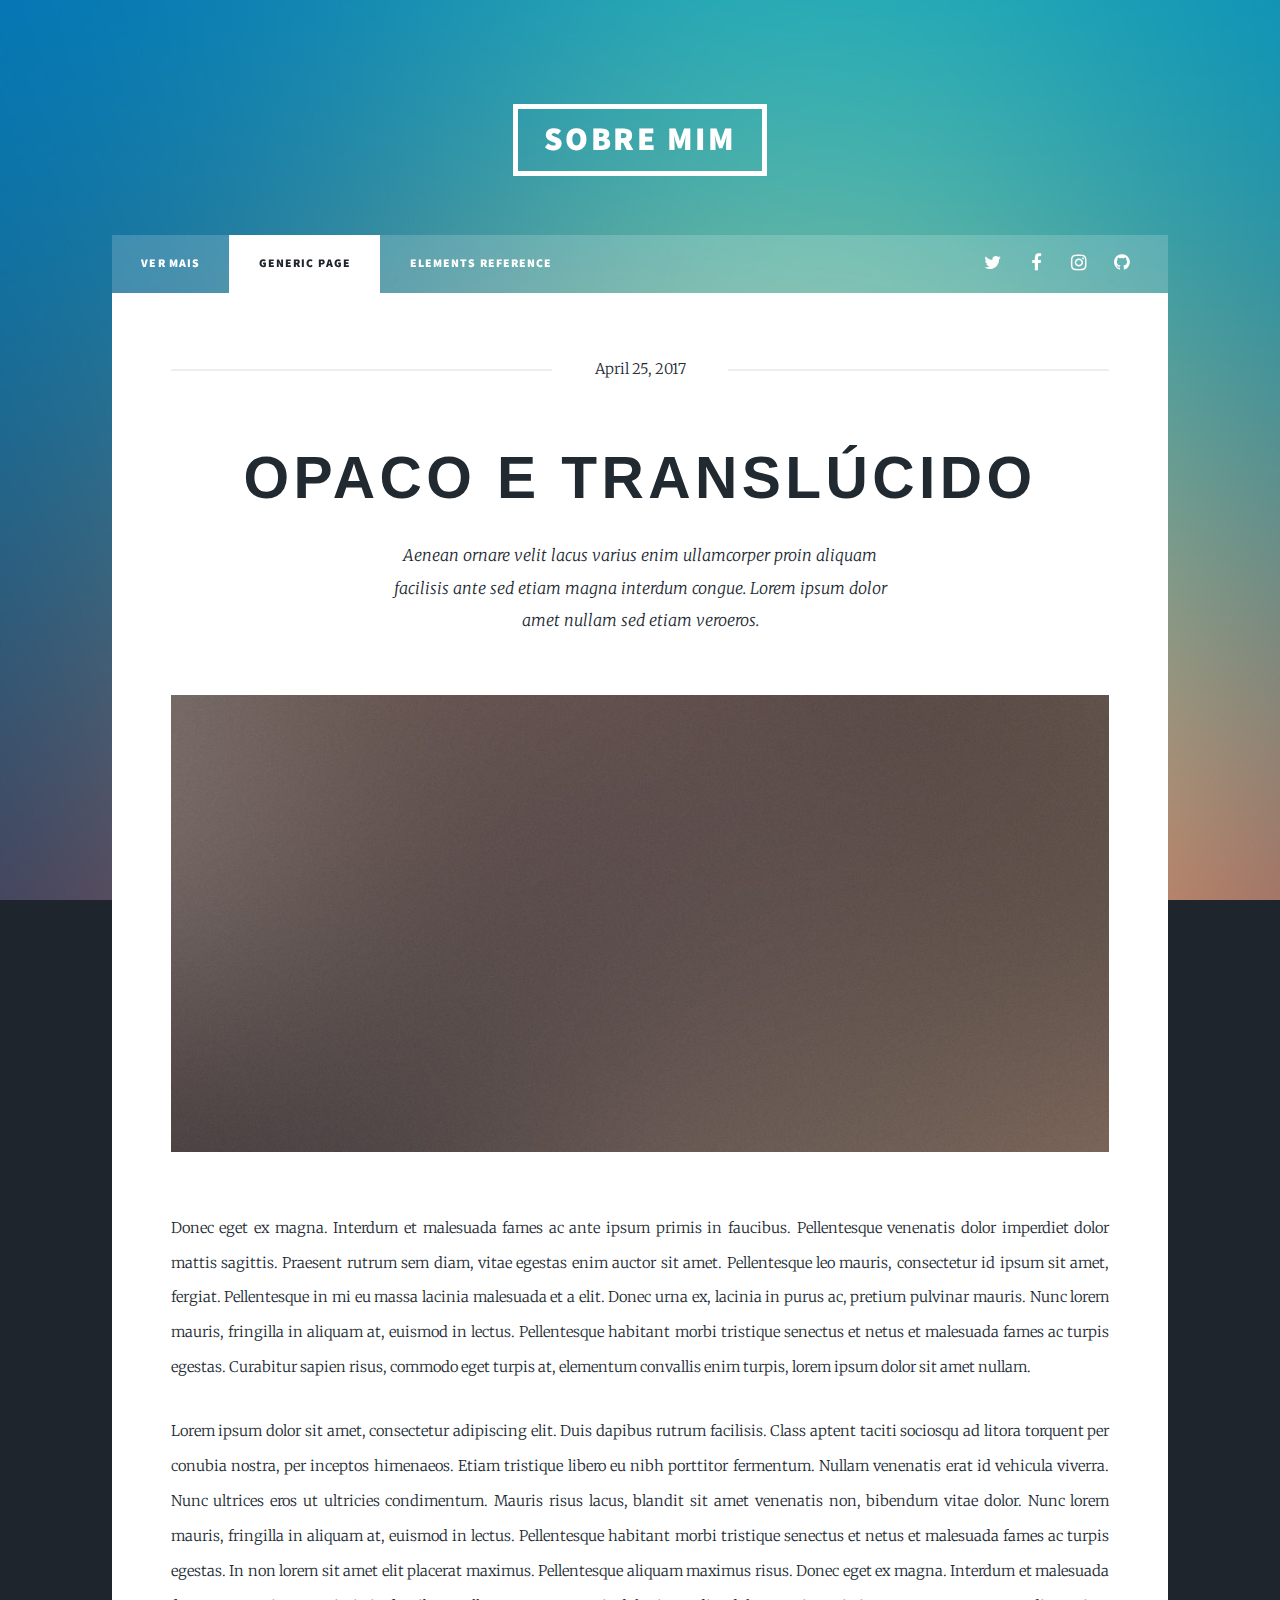
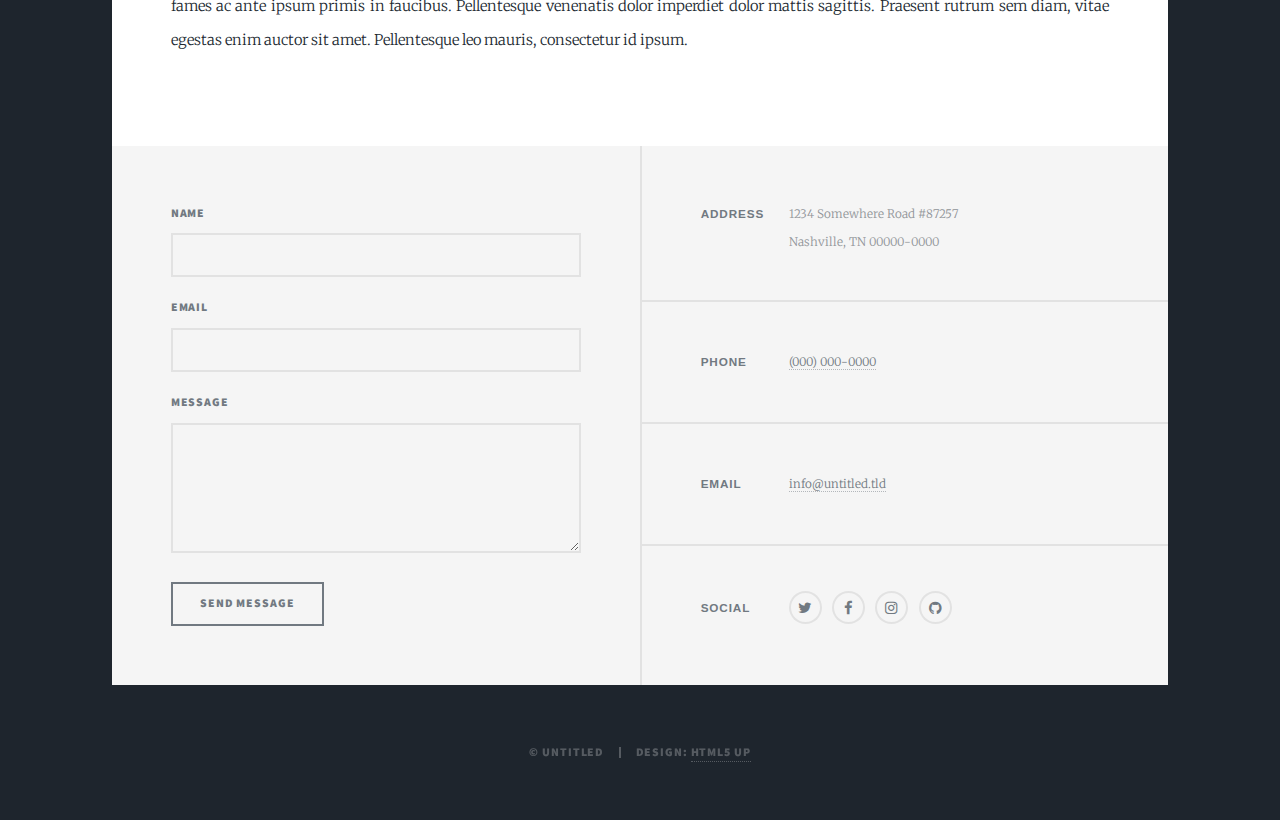
<file: generic.html>
<!DOCTYPE HTML>
<!--
	Massively by HTML5 UP
	html5up.net | @ajlkn
	Free for personal and commercial use under the CCA 3.0 license (html5up.net/license)
-->
<html>
	<head>
		<title>Portfólio da Catarina</title>
		<meta charset="utf-8" />
		<meta name="viewport" content="width=device-width, initial-scale=1, user-scalable=no" />
		<link rel="stylesheet" href="assets/css/main.css" />
		<noscript><link rel="stylesheet" href="assets/css/noscript.css" /></noscript>
	</head>
	<body class="is-preload">

		<!-- Wrapper -->
			<div id="wrapper">

				<!-- Header -->
					<header id="header">
						<a href="index.html" class="logo">Sobre Mim</a>
					</header>

				<!-- Nav -->
					<nav id="nav">
						<ul class="links">
							<li><a href="index.html">VER MAIS</a></li>
							<li class="active"><a href="generic.html">Generic Page</a></li>
							<li><a href="elements.html">Elements Reference</a></li>
						</ul>
						<ul class="icons">
							<li><a href="#" class="icon fa-twitter"><span class="label">Twitter</span></a></li>
							<li><a href="#" class="icon fa-facebook"><span class="label">Facebook</span></a></li>
							<li><a href="#" class="icon fa-instagram"><span class="label">Instagram</span></a></li>
							<li><a href="#" class="icon fa-github"><span class="label">GitHub</span></a></li>
						</ul>
					</nav>

				<!-- Main -->
					<div id="main">

						<!-- Post -->
							<section class="post">
								<header class="major">
									<span class="date">April 25, 2017</span>
									<h1>Opaco e Translúcido<br />
									</h1>
									<p>Aenean ornare velit lacus varius enim ullamcorper proin aliquam<br />
									facilisis ante sed etiam magna interdum congue. Lorem ipsum dolor<br />
									amet nullam sed etiam veroeros.</p>
								</header>
								<div class="image main"><img src="images/pic01.jpg" alt="" /></div>
								<p>Donec eget ex magna. Interdum et malesuada fames ac ante ipsum primis in faucibus. Pellentesque venenatis dolor imperdiet dolor mattis sagittis. Praesent rutrum sem diam, vitae egestas enim auctor sit amet. Pellentesque leo mauris, consectetur id ipsum sit amet, fergiat. Pellentesque in mi eu massa lacinia malesuada et a elit. Donec urna ex, lacinia in purus ac, pretium pulvinar mauris. Nunc lorem mauris, fringilla in aliquam at, euismod in lectus. Pellentesque habitant morbi tristique senectus et netus et malesuada fames ac turpis egestas. Curabitur sapien risus, commodo eget turpis at, elementum convallis enim turpis, lorem ipsum dolor sit amet nullam.</p>
								<p>Lorem ipsum dolor sit amet, consectetur adipiscing elit. Duis dapibus rutrum facilisis. Class aptent taciti sociosqu ad litora torquent per conubia nostra, per inceptos himenaeos. Etiam tristique libero eu nibh porttitor fermentum. Nullam venenatis erat id vehicula viverra. Nunc ultrices eros ut ultricies condimentum. Mauris risus lacus, blandit sit amet venenatis non, bibendum vitae dolor. Nunc lorem mauris, fringilla in aliquam at, euismod in lectus. Pellentesque habitant morbi tristique senectus et netus et malesuada fames ac turpis egestas. In non lorem sit amet elit placerat maximus. Pellentesque aliquam maximus risus. Donec eget ex magna. Interdum et malesuada fames ac ante ipsum primis in faucibus. Pellentesque venenatis dolor imperdiet dolor mattis sagittis. Praesent rutrum sem diam, vitae egestas enim auctor sit amet. Pellentesque leo mauris, consectetur id ipsum.</p>
							</section>

					</div>

				<!-- Footer -->
					<footer id="footer">
						<section>
							<form method="post" action="#">
								<div class="fields">
									<div class="field">
										<label for="name">Name</label>
										<input type="text" name="name" id="name" />
									</div>
									<div class="field">
										<label for="email">Email</label>
										<input type="text" name="email" id="email" />
									</div>
									<div class="field">
										<label for="message">Message</label>
										<textarea name="message" id="message" rows="3"></textarea>
									</div>
								</div>
								<ul class="actions">
									<li><input type="submit" value="Send Message" /></li>
								</ul>
							</form>
						</section>
						<section class="split contact">
							<section class="alt">
								<h3>Address</h3>
								<p>1234 Somewhere Road #87257<br />
								Nashville, TN 00000-0000</p>
							</section>
							<section>
								<h3>Phone</h3>
								<p><a href="#">(000) 000-0000</a></p>
							</section>
							<section>
								<h3>Email</h3>
								<p><a href="#">info@untitled.tld</a></p>
							</section>
							<section>
								<h3>Social</h3>
								<ul class="icons alt">
									<li><a href="#" class="icon alt fa-twitter"><span class="label">Twitter</span></a></li>
									<li><a href="#" class="icon alt fa-facebook"><span class="label">Facebook</span></a></li>
									<li><a href="#" class="icon alt fa-instagram"><span class="label">Instagram</span></a></li>
									<li><a href="#" class="icon alt fa-github"><span class="label">GitHub</span></a></li>
								</ul>
							</section>
						</section>
					</footer>

				<!-- Copyright -->
					<div id="copyright">
						<ul><li>&copy; Untitled</li><li>Design: <a href="https://html5up.net">HTML5 UP</a></li></ul>
					</div>

			</div>

		<!-- Scripts -->
			<script src="assets/js/jquery.min.js"></script>
			<script src="assets/js/jquery.scrollex.min.js"></script>
			<script src="assets/js/jquery.scrolly.min.js"></script>
			<script src="assets/js/browser.min.js"></script>
			<script src="assets/js/breakpoints.min.js"></script>
			<script src="assets/js/util.js"></script>
			<script src="assets/js/main.js"></script>

	</body>
</html>
</file>
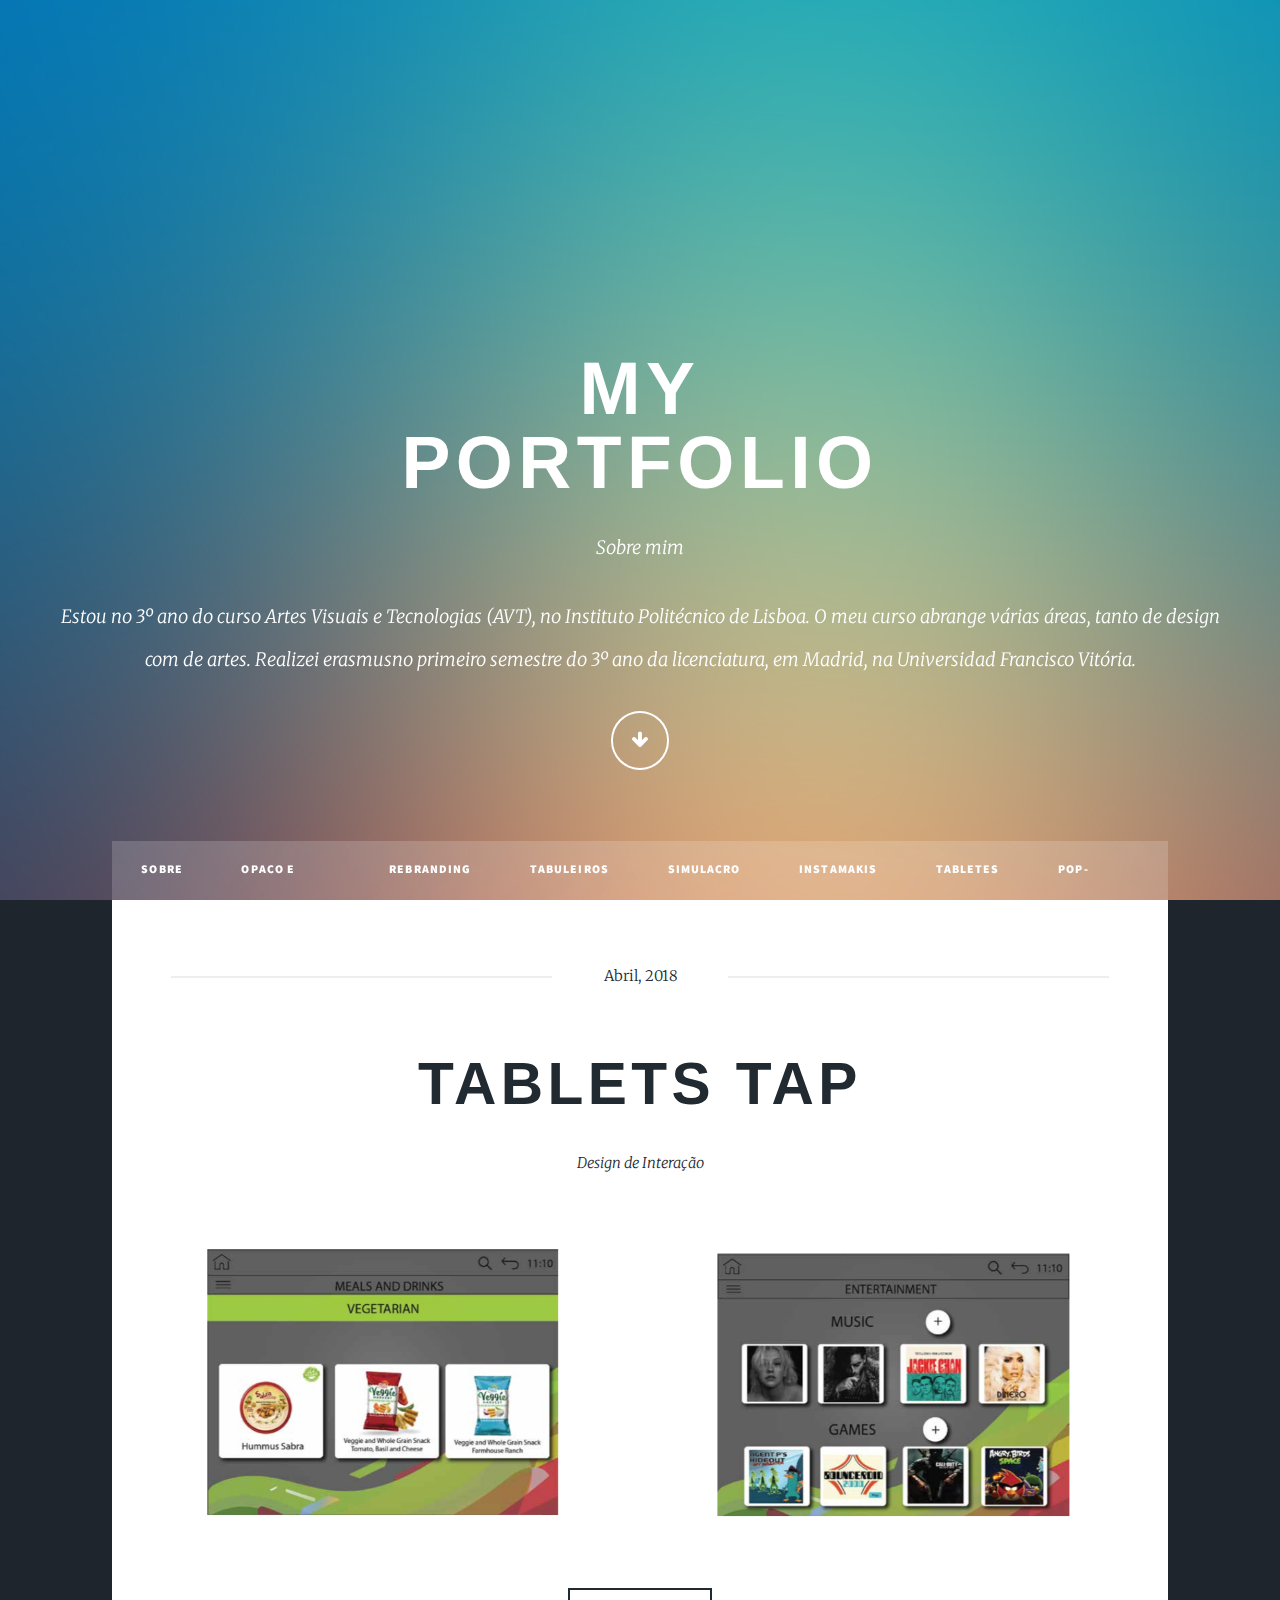
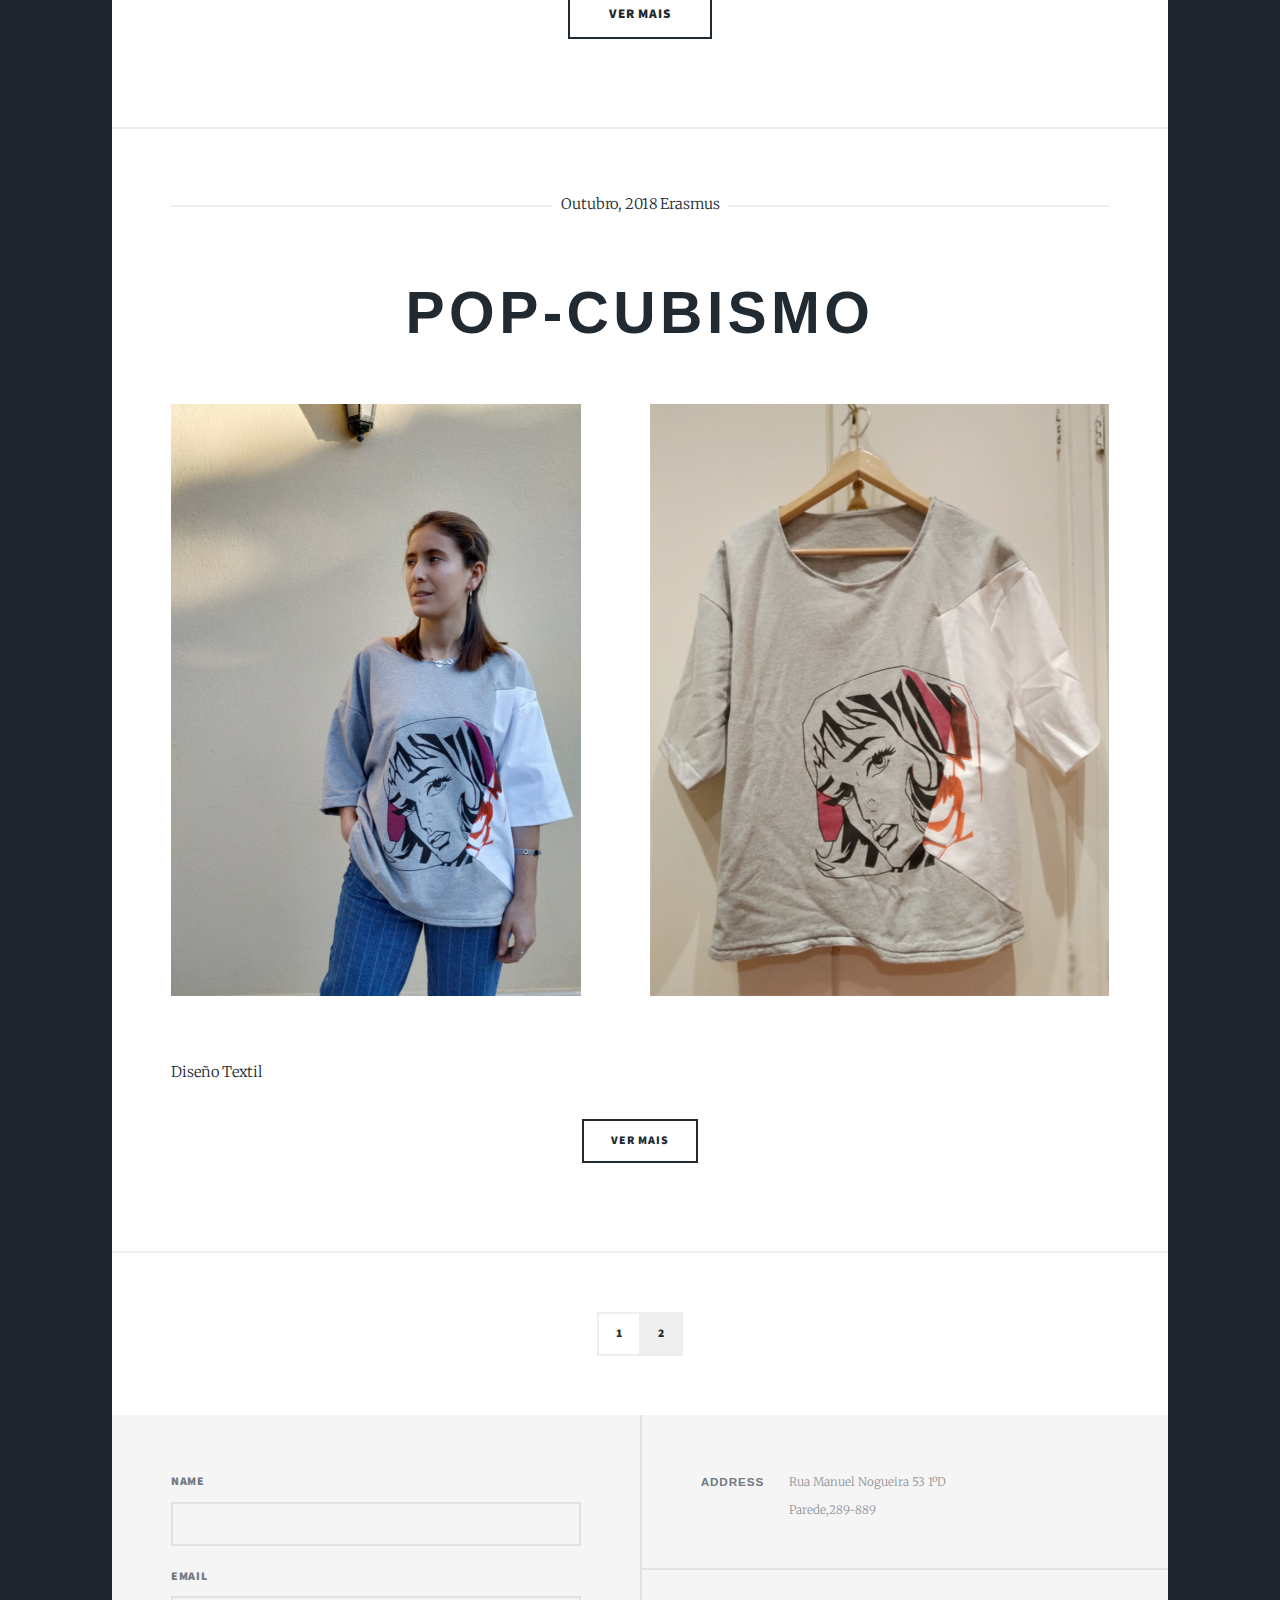
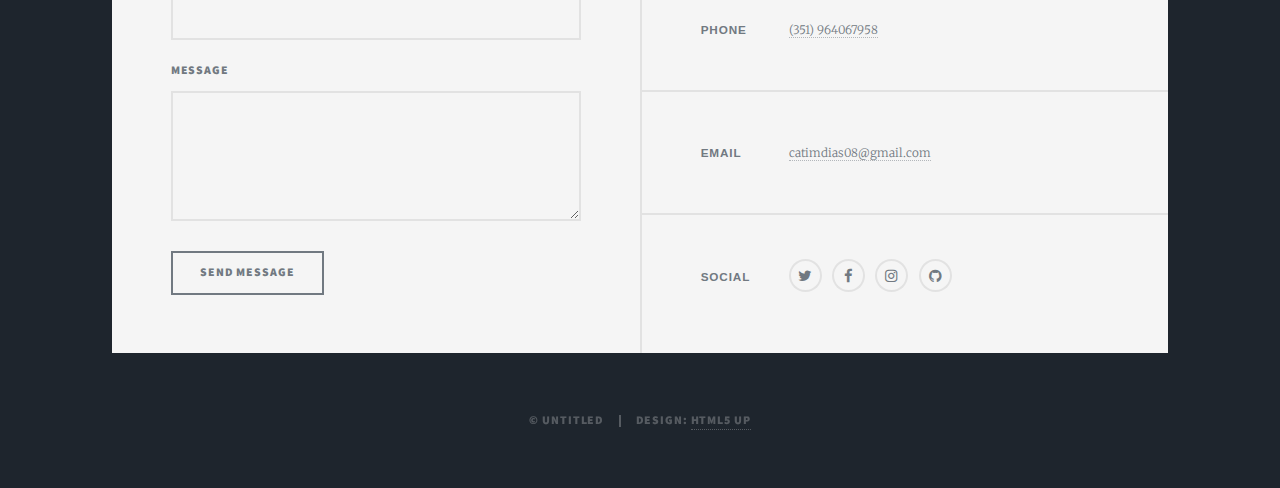
<file: index_2.html>
<!DOCTYPE HTML>
<!--
	Massively by HTML5 UP
	html5up.net | @ajlkn
	Free for personal and commercial use under the CCA 3.0 license (html5up.net/license)
-->
<html>
	<head>
		<title>Portfólio</title>
		<meta charset="utf-8" />
		<meta name="viewport" content="width=device-width, initial-scale=1, user-scalable=no" />
		<link rel="stylesheet" href="assets/css/main.css" />
		<noscript><link rel="stylesheet" href="assets/css/noscript.css" /> </noscript>
	</head>
	<body class="is-preload">

		<!-- Wrapper -->
			<div id="wrapper" class="fade-in">

				<!-- Intro -->
					<div id="intro">
						<h1>My<br />
						Portfolio</h1>
						<p>Sobre mim </p>
                            <p> Estou no 3º ano do curso Artes Visuais e Tecnologias (AVT), no Instituto Politécnico de Lisboa.
O meu curso abrange várias áreas, tanto de design com de artes. Realizei erasmusno primeiro semestre do 3º ano da licenciatura, em Madrid, na Universidad Francisco Vitória.</a></p>
						<ul class="actions">
							<li><a href="#header" class="button icon solo fa-arrow-down scrolly">Continue</a></li>
						</ul>
					</div>

				<!-- Header -->
					<header id="header">
						<a href="index.html" class="logo">Sobre mim</a>
					</header>

				<!-- Nav -->
						<nav id="nav">
						<ul class="links">
							<li><a href="index.html">Sobre Mim</a></li>
							<li><a href="opaco e translucido.html">Opaco e Translúcido</a></li>
							<li><a href="Yompy.html">Rebranding</a></li>
							<li><a href="Tabuleiros TAP.html">Tabuleiros TAP</a></li>
							<li><a href="Simulacro.html">Simulacro</a></li>
							<li><a href="Instamakis.html">Instamakis</a></li>
							<li><a href="tabletes TAP.html">Tabletes Tap</a></li>
							<li><a href="Pop-Cubismo.html">Pop-Cubismo</a></li>
							
							<ul class="icons">
							<li><a href="#" class="icon fa-twitter"><span class="label">Twitter</span></a></li>
							<li><a href="#" class="icon fa-facebook"><span class="label">Facebook</span></a></li>
							<li><a href="#" class="icon fa-instagram"><span class="label">Instagram</span></a></li>
							<li><a href="#" class="icon fa-github"><span class="label">GitHub</span></a></li>s
						</ul>

					</nav>

				<!-- Main -->
					<div id="main">

						<!-- Featured Post -->
							<article class="post featured">
								<header class="major">
									<span class="date">Abril, 2018</span>
									<h2><a href="#">Tablets TAP<br /></a></h2>
									<p> Design de Interação</p>
								</header>
								<a href="#" class="image main"> <img src="images/tap app_2.png" alt="" /></a>
								<ul class="actions special">
									<li><a href="tabletes TAP.html" class="button large">Ver mais</a></li>
								</ul>
							</article>

						<!-- Posts -->
							<article class="post featured">
								<header class="major">
										<span class="date">Outubro, 2018 Erasmus</span>
										<h2><a href="#">Pop-Cubismo<br /> </a></h2>
									</header>
									<a href="#" class="image main"> <img src="images/Camisola_3.jpg" alt="" /></a>
									<p>Diseño Textil</p>
									<ul class="actions special">
										<li><a href="Pop-Cubismo.html" class="button">Ver mais</a></li>
									</ul>
								</article>
								
							</section>

						<!-- Footer -->
							<footer>
								<div class="pagination">
									<!--<a href="#" class="previous">Prev</a>-->
									<a href="index.html" class="page">1</a>
									<a href="index_2.html" class="page active">2</a>
								</div>
							</footer>

					</div>

				<!-- Footer -->
					<footer id="footer">
						
						<section>
							<form method="post" action="#">
								<div class="fields">
									<div class="field">
										<label for="name">Name</label>
										<input type="text" name="name" id="name" />
									</div>
									<div class="field">
										<label for="email">Email</label>
										<input type="text" name="email" id="email" />
									</div>
									<div class="field">
										<label for="message">Message</label>
										<textarea name="message" id="message" rows="3"></textarea>
									</div>
								</div>
								<ul class="actions">
									<li><input type="submit" value="Send Message" /></li>
								</ul>
							</form>
						</section>
						<section class="split contact">
							<section class="alt">
								<h3>Address</h3>
								<p>Rua Manuel Nogueira 53 1ºD<br />
								Parede,289-889</p>
							</section>
							<section>
								<h3>Phone</h3>
								<p><a href="#">(351) 964067958</a></p>
							</section>
							<section>
								<h3>Email</h3>
								<p><a href="#">catimdias08@gmail.com</a></p>
							</section>
														<section>
								<h3>Social</h3>
								<ul class="icons alt">
									<li><a href="#" class="icon alt fa-twitter"><span class="label">Twitter</span></a></li>
									<li><a href="#" class="icon alt fa-facebook"><span class="label">Facebook</span></a></li>
									<li><a href="#" class="icon alt fa-instagram"><span class="label">Instagram</span></a></li>
									<li><a href="#" class="icon alt fa-github"><span class="label">GitHub</span></a></li>
								</ul>
							</section>
						</section>
					</footer>

				<!-- Copyright -->
					<div id="copyright">
						<ul><li>&copy; Untitled</li><li>Design: <a href="https://html5up.net">HTML5 UP</a></li></ul>
					</div>

			</div>

		<!-- Scripts -->
			<script src="assets/js/jquery.min.js"></script>
			<script src="assets/js/jquery.scrollex.min.js"></script>
			<script src="assets/js/jquery.scrolly.min.js"></script>
			<script src="assets/js/browser.min.js"></script>
			<script src="assets/js/breakpoints.min.js"></script>
			<script src="assets/js/util.js"></script>
			<script src="assets/js/main.js"></script>

	</body>
</html>
</file>
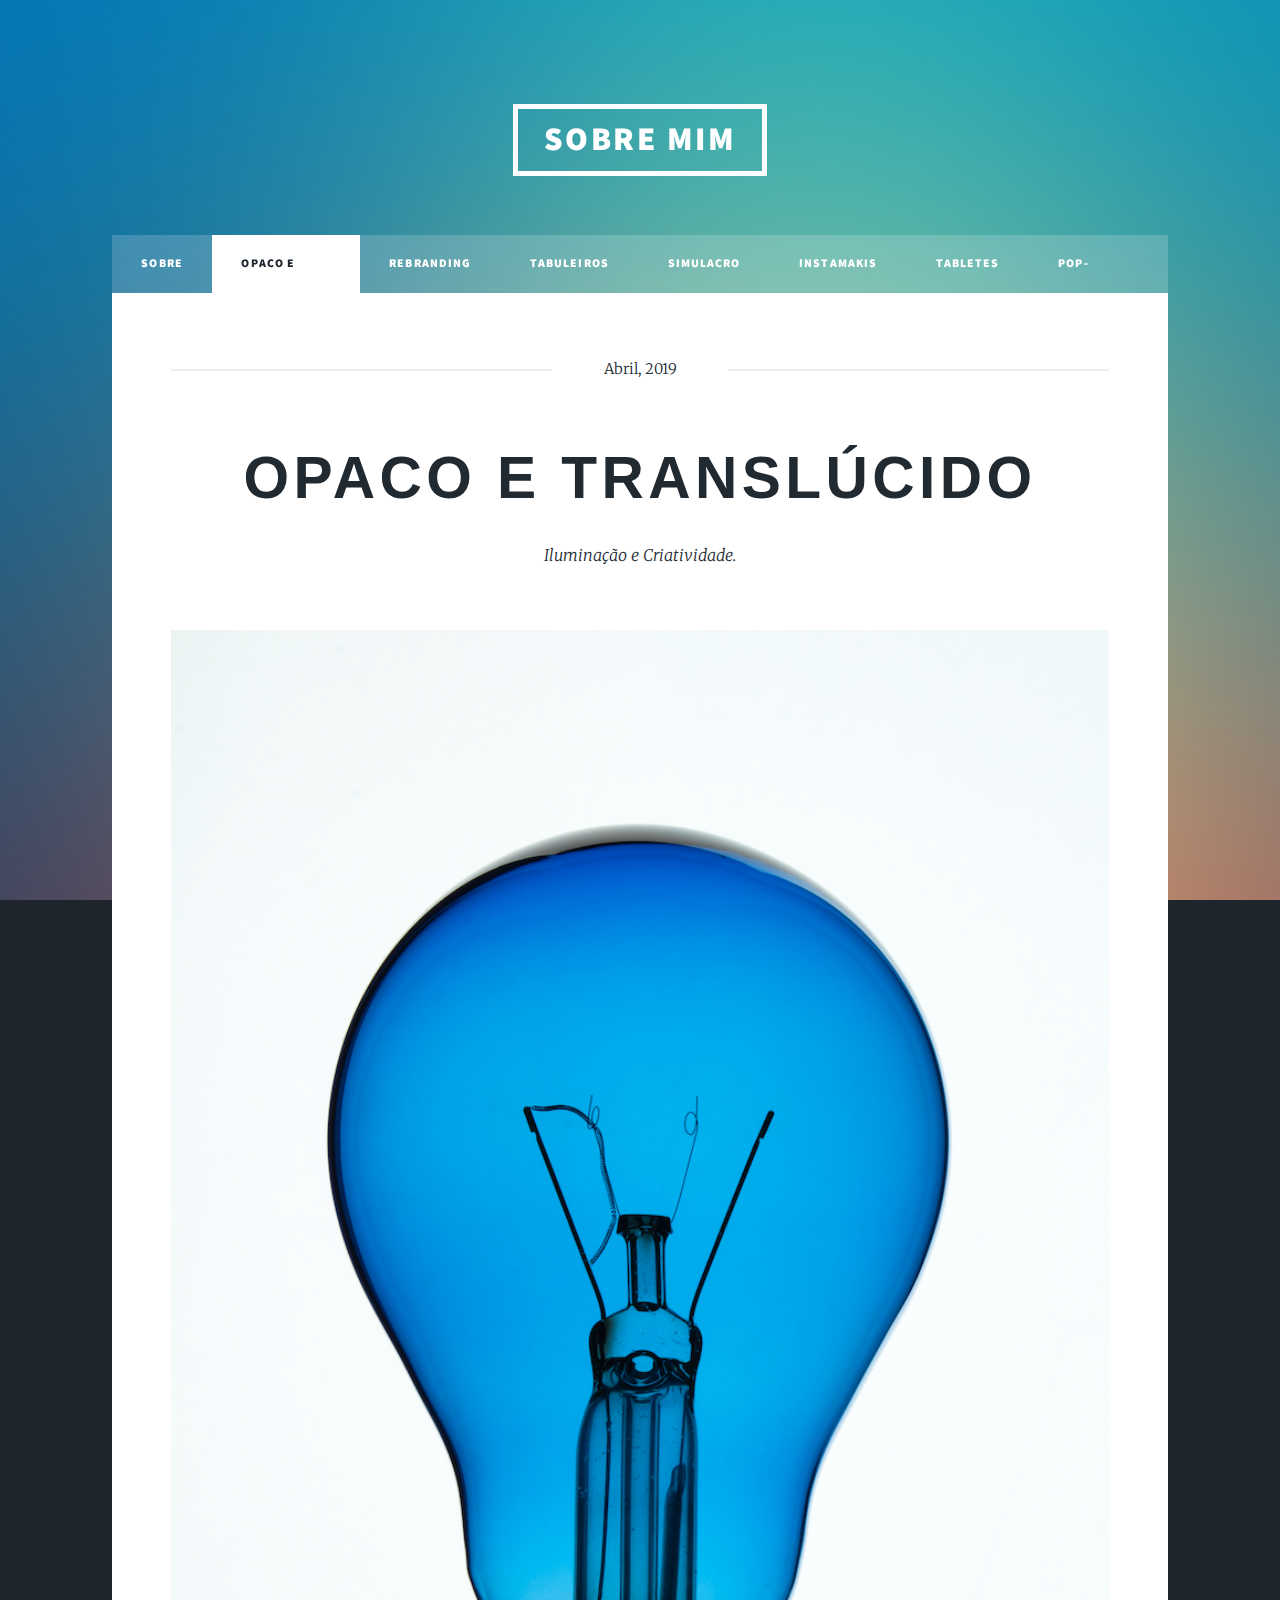
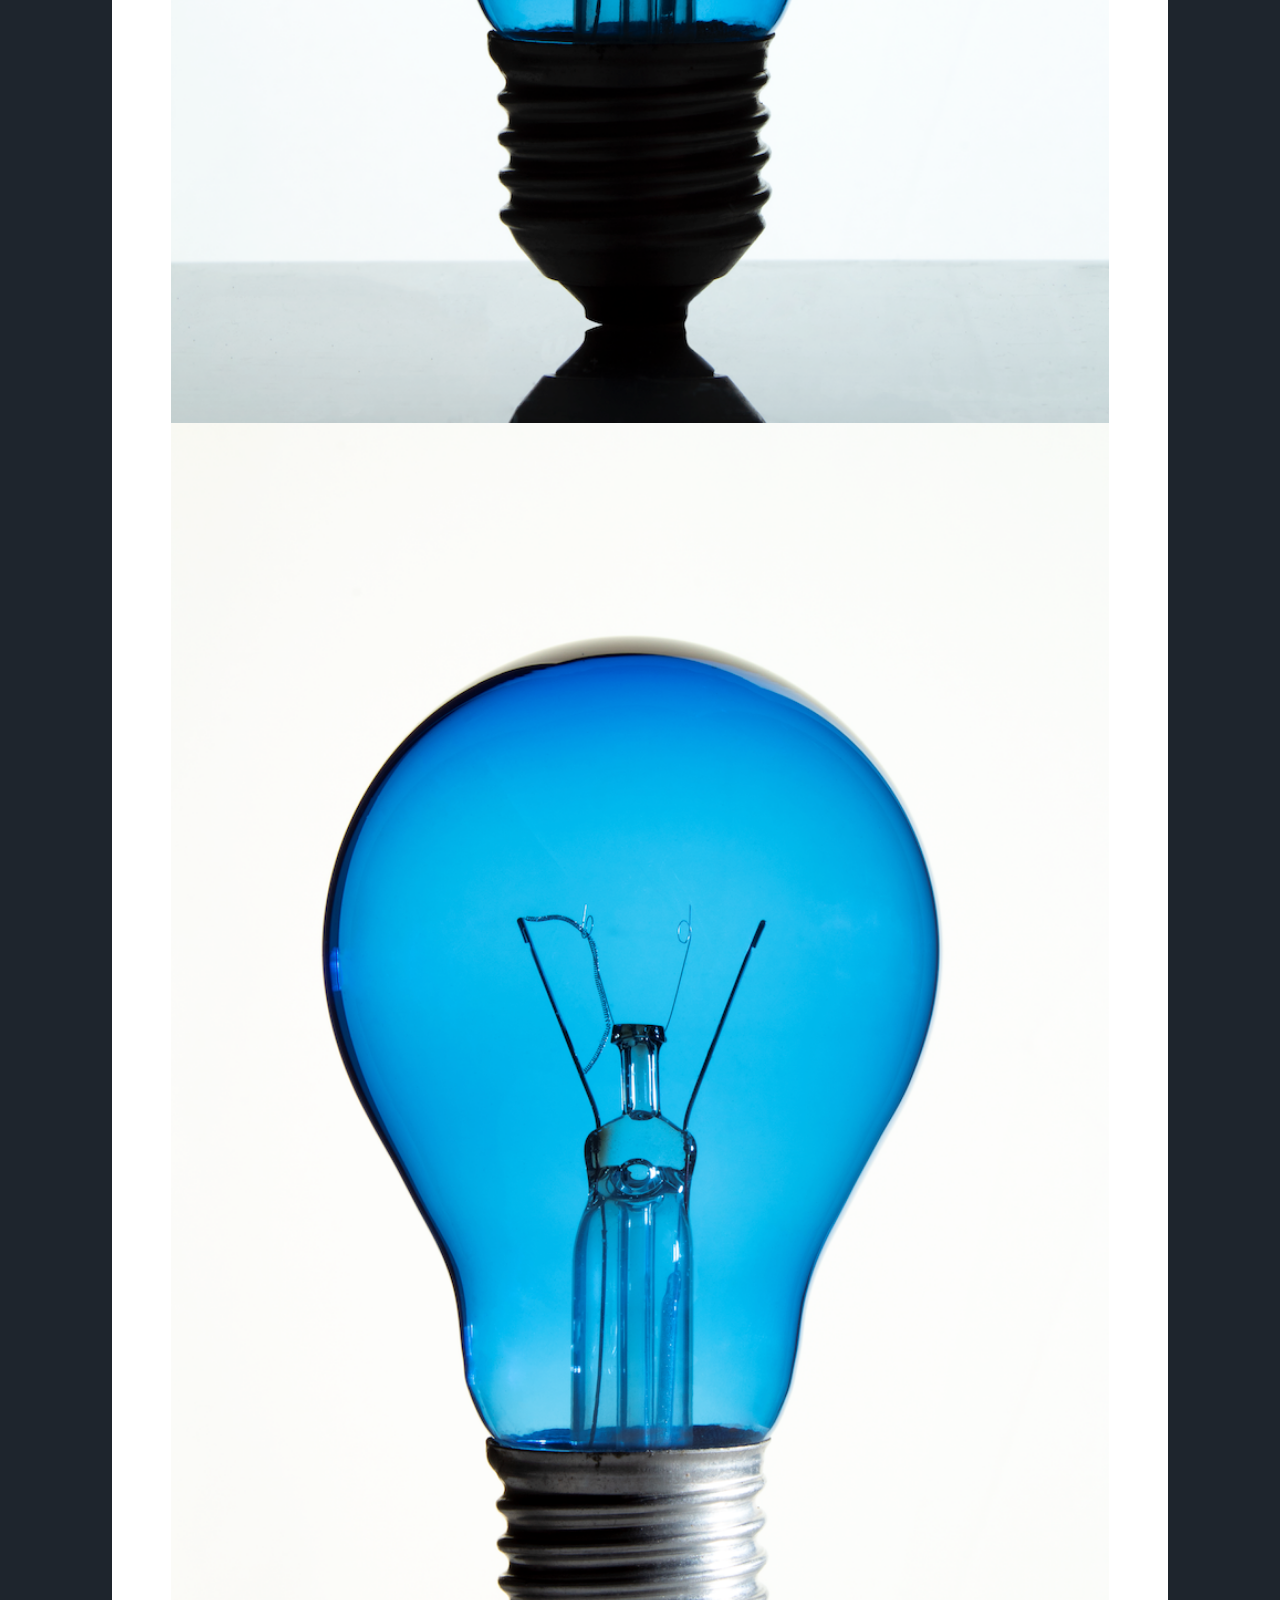
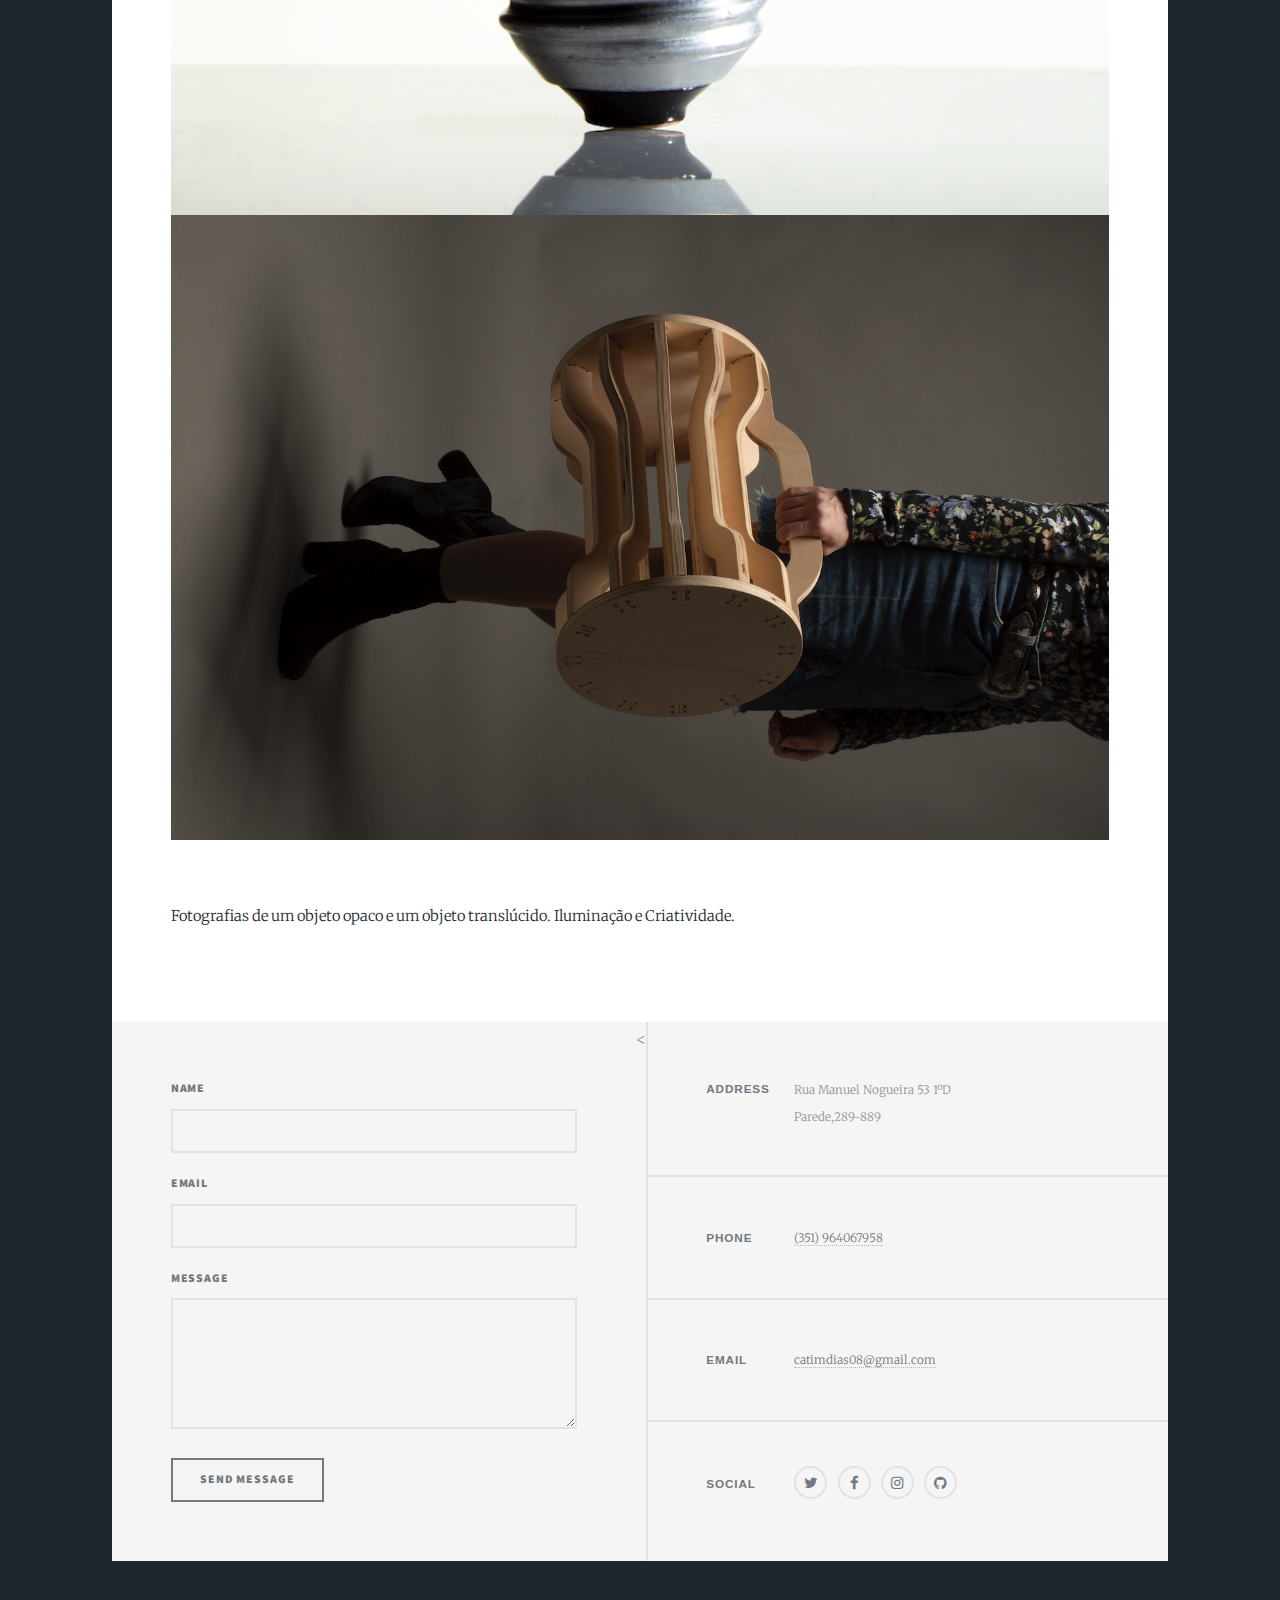
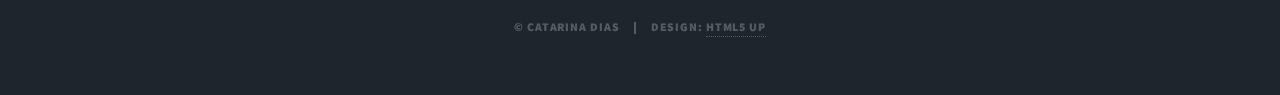
<file: opaco e translucido.html>
<!DOCTYPE HTML>
<!--
	Massively by HTML5 UP
	html5up.net | @ajlkn
	Free for personal and commercial use under the CCA 3.0 license (html5up.net/license)
-->
<html>
	<head>
		<title>Portfólio da Catarina</title>
		<meta charset="utf-8" />
		<meta name="viewport" content="width=device-width, initial-scale=1, user-scalable=no" />
		<link rel="stylesheet" href="assets/css/main.css" />
		<noscript><link rel="stylesheet" href="assets/css/noscript.css" /></noscript>
	</head>
	<body class="is-preload">

		<!-- Wrapper -->
			<div id="wrapper">

				<!-- Header -->
					<header id="header">
						<a href="index.html" class="logo">Sobre Mim</a>
					</header>

				<!-- Nav -->
					<nav id="nav">
						<ul class="links">
							<li><a href="index.html">Sobre Mim</a></li>
							<li class="active"><a href="opaco e translucido.html"> Opaco e Translúcido</a></li>
							<li><a href="Yompy.html">Rebranding</a></li>
							<li><a href="Tabuleiros TAP.html">Tabuleiros TAP</a></li>
							<li><a href="Simulacro.html">Simulacro</a></li>
							<li><a href="Instamakis.html">Instamakis</a></li>
							<li><a href="tabletes TAP.html">Tabletes Tap</a></li>
							<li><a href="Pop-Cubismo.html">Pop-Cubismo</a></li>
							<ul class="icons">
							<li><a href="#" class="icon fa-twitter"><span class="label">Twitter</span></a></li>
							<li><a href="#" class="icon fa-facebook"><span class="label">Facebook</span></a></li>
							<li><a href="#" class="icon fa-instagram"><span class="label">Instagram</span></a></li>
							<li><a href="#" class="icon fa-github"><span class="label">GitHub</span></a></li>
						</ul>
					
					</nav>

				<!-- Main -->
					<div id="main">

						<!-- Post -->
							<section class="post">
								<header class="major">
									<span class="date">Abril, 2019</span>
									<h1>Opaco e Translúcido<br />
									</h1>
									<p>Iluminação e Criatividade.</p>
								</header>
								<div class="image main">
								<img src="images/Lampa_1.png" alt="" />
								<b> <img src="images/Lampa_2.png" alt="" /> </b>
								<b> <img src="images/banco_1.png" alt="" /> </b>
								</div>
								<p>Fotografias de um objeto opaco e um objeto translúcido. Iluminação e Criatividade.</p>
							</section>

					</div>

				<!-- Footer -->
					<footer id="footer">
						<section>
							<form method="post" action="#">
								<div class="fields">
									<div class="field">
										<label for="name">Name</label>
										<input type="text" name="name" id="name" />
									</div>
									<div class="field">
										<label for="email">Email</label>
										<input type="text" name="email" id="email" />
									</div>
									<div class="field">
										<label for="message">Message</label>
										<textarea name="message" id="message" rows="3"></textarea>
									</div>
								</div>
								<ul class="actions">
									<li><input type="submit" value="Send Message" /></li>
								</ul>
							</form>
						</section>
						<<section class="split contact">
							<section class="alt">
								<h3>Address</h3>
								<p>Rua Manuel Nogueira 53 1ºD<br />
								Parede,289-889</p>
							</section>
							<section>
								<h3>Phone</h3>
								<p><a href="#">(351) 964067958</a></p>
							</section>
							<section>
								<h3>Email</h3>
								<p><a href="#">catimdias08@gmail.com</a></p>
							</section>
														<section>
								<h3>Social</h3>
								<ul class="icons alt">
									<li><a href="#" class="icon alt fa-twitter"><span class="label">Twitter</span></a></li>
									<li><a href="#" class="icon alt fa-facebook"><span class="label">Facebook</span></a></li>
									<li><a href="#" class="icon alt fa-instagram"><span class="label">Instagram</span></a></li>
									<li><a href="#" class="icon alt fa-github"><span class="label">GitHub</span></a></li>
								</ul>
							</section>
						</section>
					</footer>

				<!-- Copyright -->
					<div id="copyright">
						<ul><li>&copy; Catarina Dias</li><li>Design: <a href="https://html5up.net">HTML5 UP</a></li></ul>
					</div>

			</div>

		<!-- Scripts -->
			<script src="assets/js/jquery.min.js"></script>
			<script src="assets/js/jquery.scrollex.min.js"></script>
			<script src="assets/js/jquery.scrolly.min.js"></script>
			<script src="assets/js/browser.min.js"></script>
			<script src="assets/js/breakpoints.min.js"></script>
			<script src="assets/js/util.js"></script>
			<script src="assets/js/main.js"></script>

	</body>
</html>
</file>
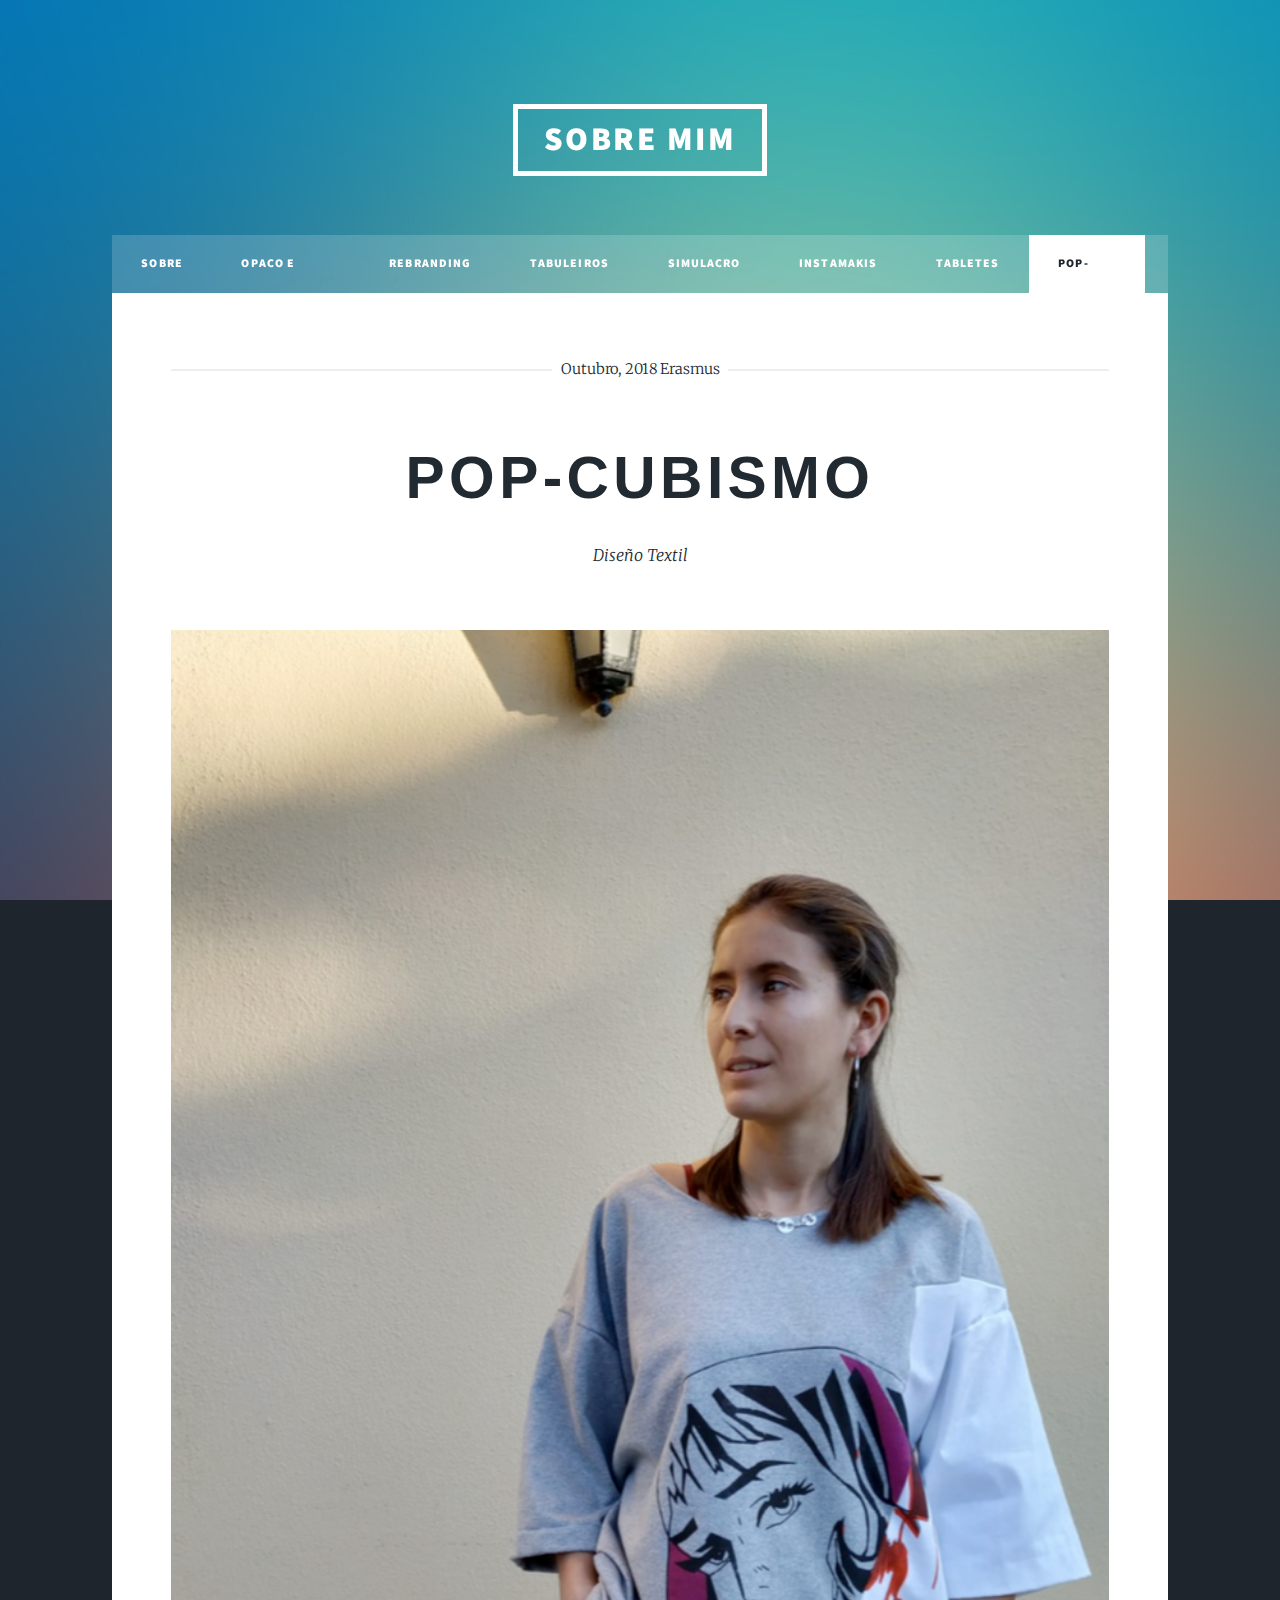
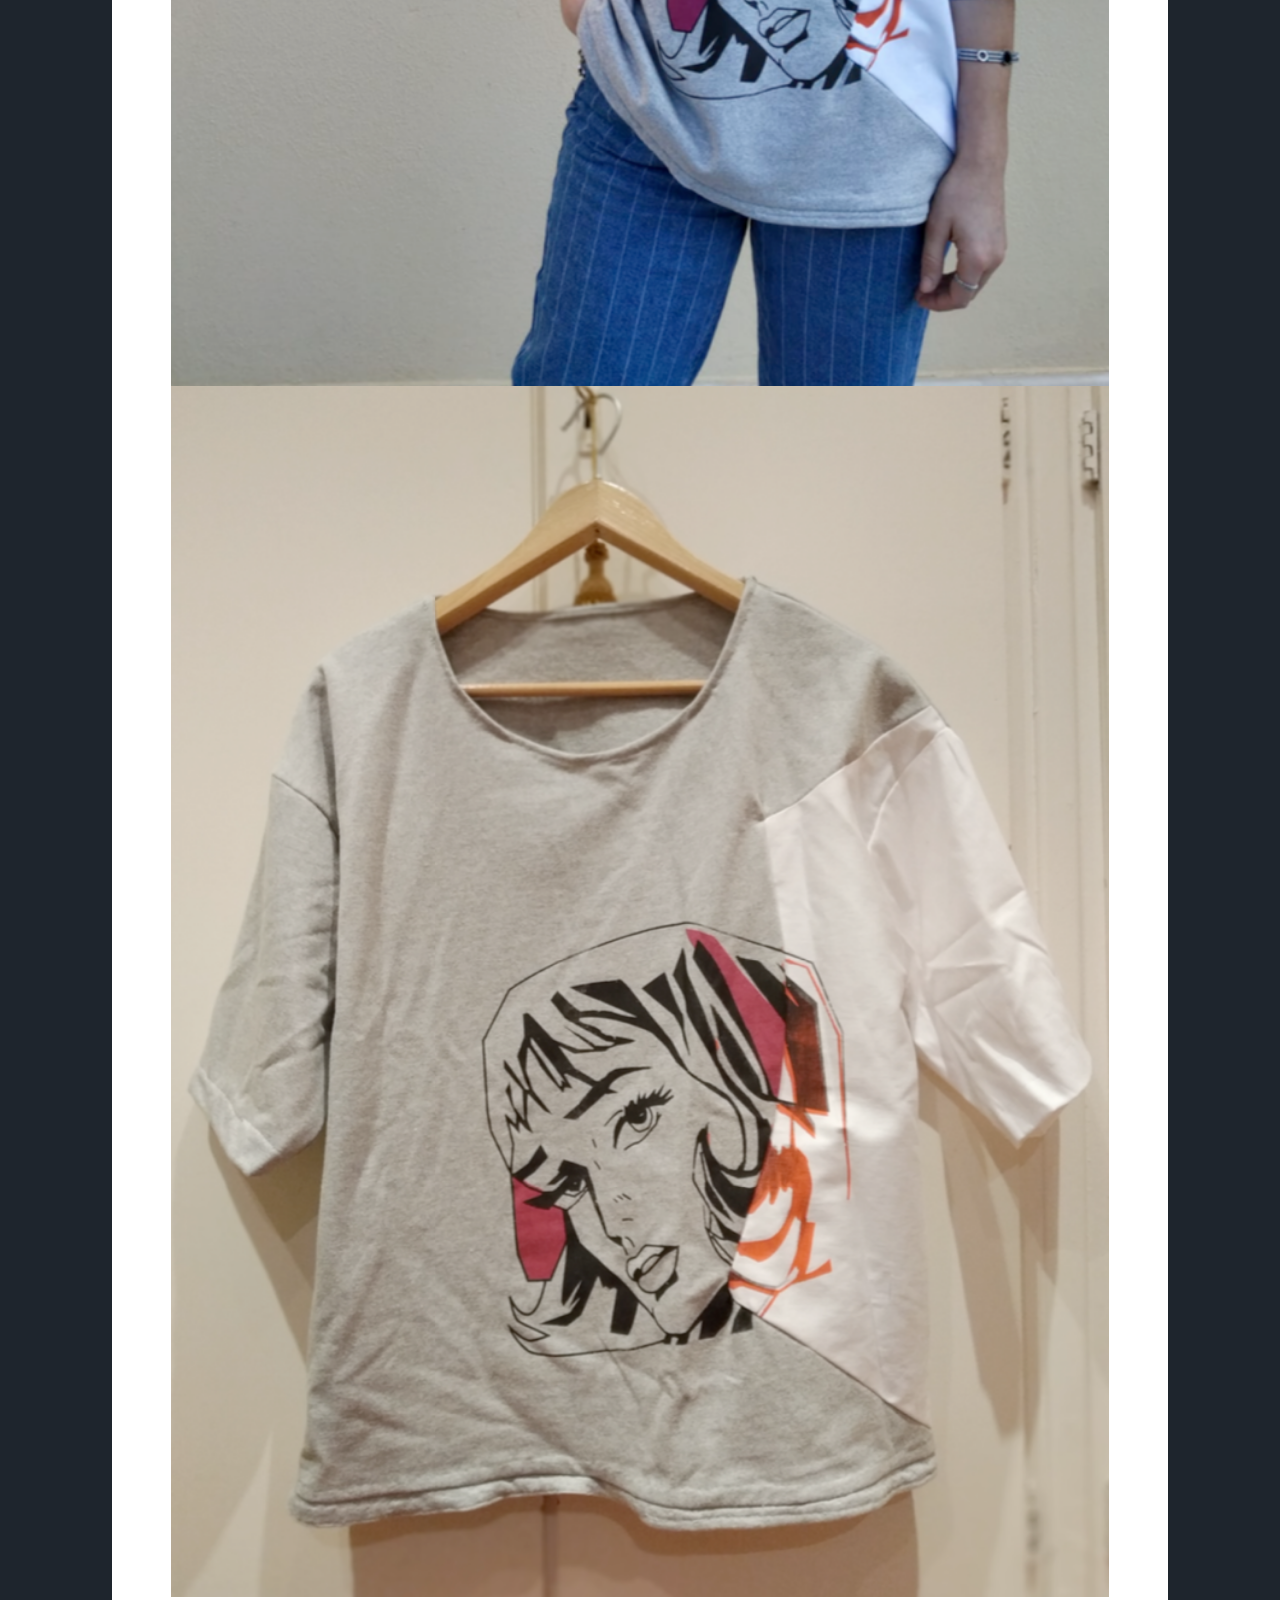
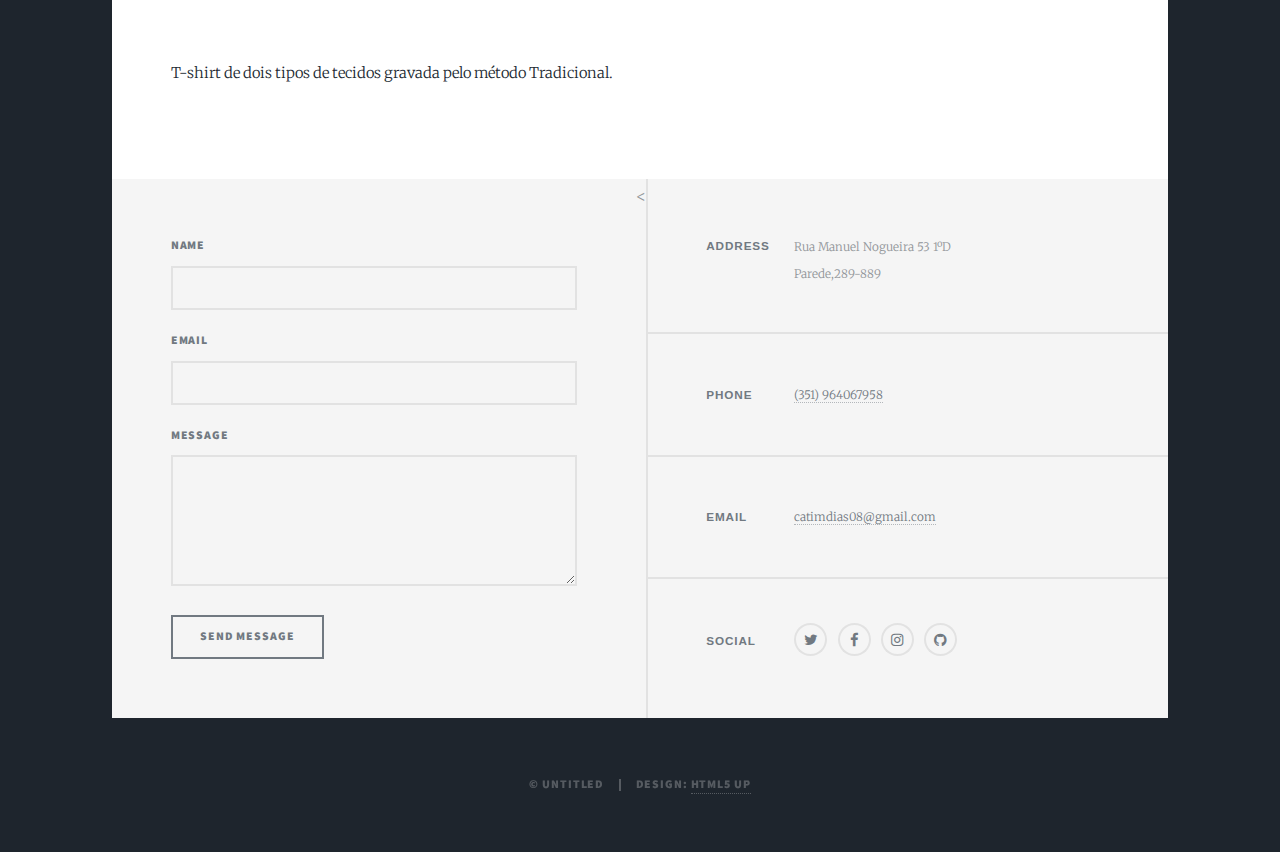
<file: Pop-Cubismo.html>
<!DOCTYPE HTML>
<!--
	Massively by HTML5 UP
	html5up.net | @ajlkn
	Free for personal and commercial use under the CCA 3.0 license (html5up.net/license)
-->
<html>
	<head>
		<title>Portfólio da Catarina</title>
		<meta charset="utf-8" />
		<meta name="viewport" content="width=device-width, initial-scale=1, user-scalable=no" />
		<link rel="stylesheet" href="assets/css/main.css" />
		<noscript><link rel="stylesheet" href="assets/css/noscript.css" /></noscript>
	</head>
	<body class="is-preload">

		<!-- Wrapper -->
			<div id="wrapper">

				<!-- Header -->
					<header id="header">
						<a href="index_2.html" class="logo">Sobre Mim</a>
					</header>

				<!-- Nav -->
					<nav id="nav">
						<ul class="links">
							<li><a href="index.html">Sobre Mim</a></li>
							<li><a href="opaco e translucido.html">Opaco e Translúcido</a></li>
							<li><a href="Yompy.html">Rebranding</a></li>
							<li><a href="Tabuleiros TAP.html">Tabuleiros TAP</a></li>
							<li><a href="Simulacro.html">Simulacro</a></li>
							<li><a href="Instamakis.html">Instamakis</a></li>
							<li><a href="tabletes TAP.html">Tabletes Tap</a></li>
							<li class="active"><a href="Pop-Cubismo.html">Pop-Cubismo</a></li>
							
							<ul class="icons">
							<li><a href="#" class="icon fa-twitter"><span class="label">Twitter</span></a></li>
							<li><a href="#" class="icon fa-facebook"><span class="label">Facebook</span></a></li>
							<li><a href="#" class="icon fa-instagram"><span class="label">Instagram</span></a></li>
							<li><a href="#" class="icon fa-github"><span class="label">GitHub</span></a></li>s
						</ul>

					</nav>

				<!-- Main -->
					<div id="main">

						<!-- Post -->
							<section class="post">
								<header class="major">
									<span class="date">Outubro, 2018 Erasmus</span>
									<h1>Pop-Cubismo<br />
									</h1>
									<p>Diseño Textil</p>
								</header>
								<div class="image main"><img src="images/Camisola_1.png" alt="" /><img src="images/Camisola_2.png" alt="" /></div>
								<p>T-shirt de dois tipos de tecidos gravada pelo método Tradicional.</p>
							</section>

					</div>

					<!-- Footer -->
					<footer id="footer">
						<section>
							<form method="post" action="#">
								<div class="fields">
									<div class="field">
										<label for="name">Name</label>
										<input type="text" name="name" id="name" />
									</div>
									<div class="field">
										<label for="email">Email</label>
										<input type="text" name="email" id="email" />
									</div>
									<div class="field">
										<label for="message">Message</label>
										<textarea name="message" id="message" rows="3"></textarea>
									</div>
								</div>
								<ul class="actions">
									<li><input type="submit" value="Send Message" /></li>
								</ul>
							</form>
						</section>
						<<section class="split contact">
							<section class="alt">
								<h3>Address</h3>
								<p>Rua Manuel Nogueira 53 1ºD<br />
								Parede,289-889</p>
							</section>
							<section>
								<h3>Phone</h3>
								<p><a href="#">(351) 964067958</a></p>
							</section>
							<section>
								<h3>Email</h3>
								<p><a href="#">catimdias08@gmail.com</a></p>
							</section>
														<section>
								<h3>Social</h3>
								<ul class="icons alt">
									<li><a href="#" class="icon alt fa-twitter"><span class="label">Twitter</span></a></li>
									<li><a href="#" class="icon alt fa-facebook"><span class="label">Facebook</span></a></li>
									<li><a href="#" class="icon alt fa-instagram"><span class="label">Instagram</span></a></li>
									<li><a href="#" class="icon alt fa-github"><span class="label">GitHub</span></a></li>
								</ul>
							</section>
						</section>
					</footer>


				<!-- Copyright -->
					<div id="copyright">
						<ul><li>&copy; Untitled</li><li>Design: <a href="https://html5up.net">HTML5 UP</a></li></ul>
					</div>

			</div>

		<!-- Scripts -->
			<script src="assets/js/jquery.min.js"></script>
			<script src="assets/js/jquery.scrollex.min.js"></script>
			<script src="assets/js/jquery.scrolly.min.js"></script>
			<script src="assets/js/browser.min.js"></script>
			<script src="assets/js/breakpoints.min.js"></script>
			<script src="assets/js/util.js"></script>
			<script src="assets/js/main.js"></script>

	</body>
</html>
</file>
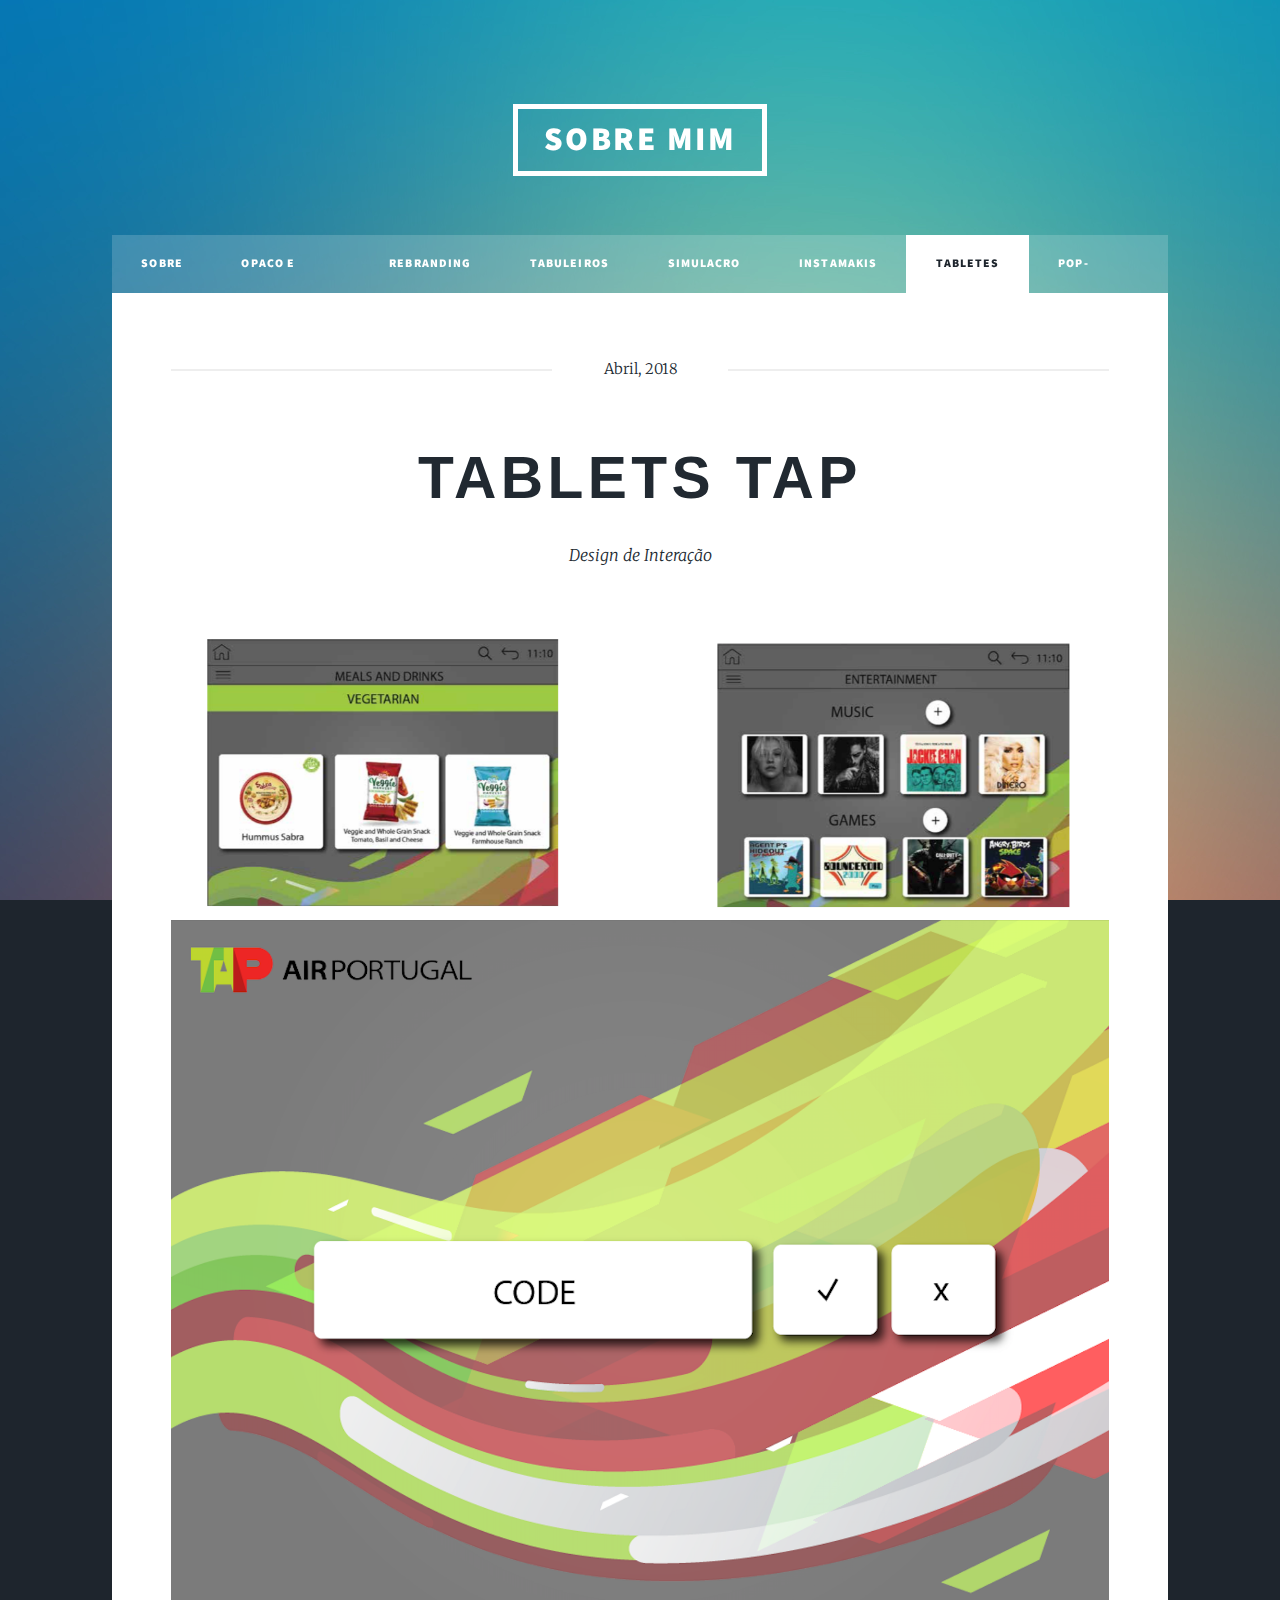
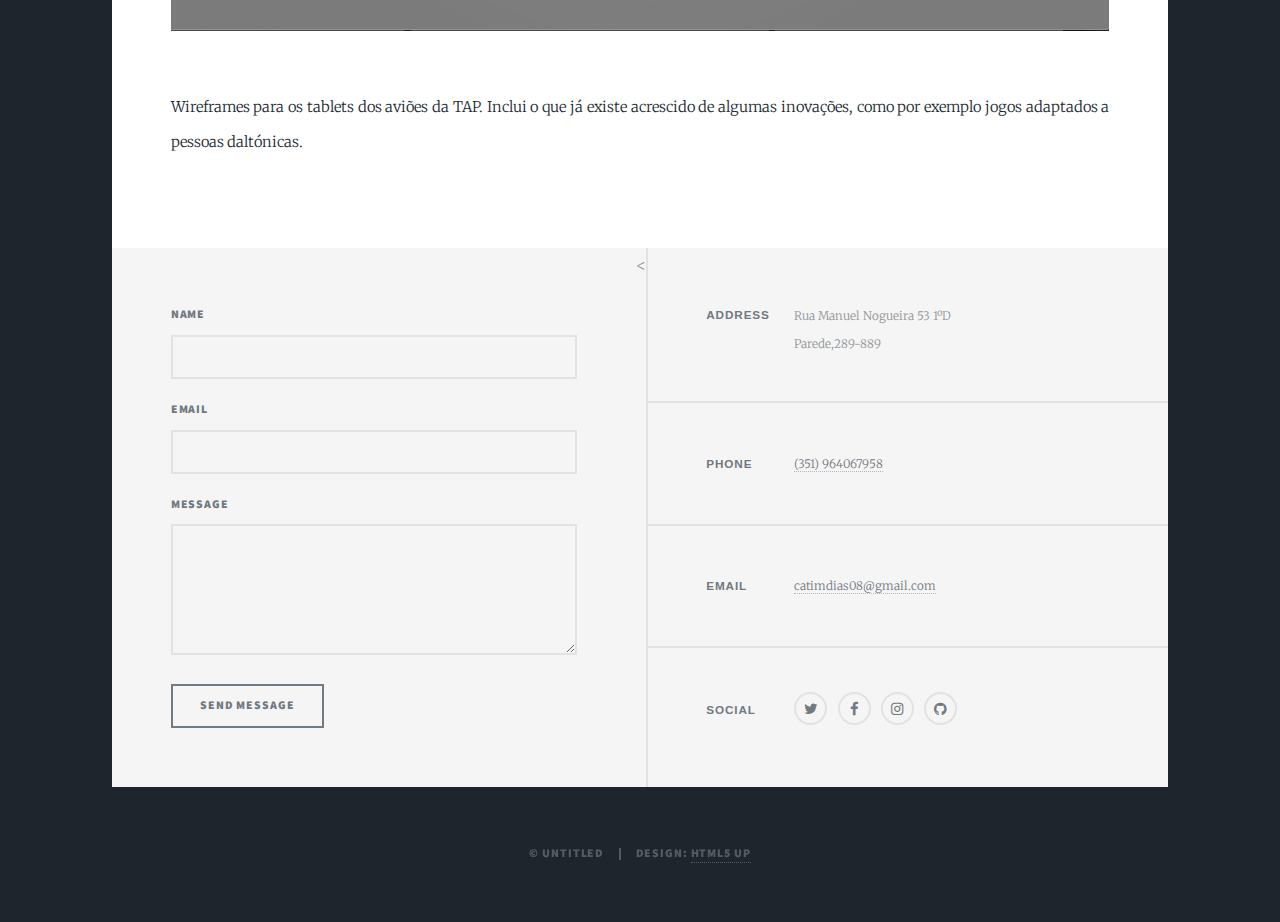
<file: tabletes TAP.html>
<!DOCTYPE HTML>
<!--
	Massively by HTML5 UP
	html5up.net | @ajlkn
	Free for personal and commercial use under the CCA 3.0 license (html5up.net/license)
-->
<html>
	<head>
		<title>Portfólio da Catarina</title>
		<meta charset="utf-8" />
		<meta name="viewport" content="width=device-width, initial-scale=1, user-scalable=no" />
		<link rel="stylesheet" href="assets/css/main.css" />
		<noscript><link rel="stylesheet" href="assets/css/noscript.css" /></noscript>
	</head>
	<body class="is-preload">

		<!-- Wrapper -->
			<div id="wrapper">

				<!-- Header -->
					<header id="header">
						<a href="index_2.html" class="logo">Sobre Mim</a>
					</header>

				<!-- Nav -->
					<nav id="nav">
						<ul class="links">
							<li><a href="index.html">Sobre Mim</a></li>
							<li><a href="opaco e translucido.html">Opaco e Translúcido</a></li>
							<li><a href="Yompy.html">Rebranding</a></li>
							<li><a href="Tabuleiros TAP.html">Tabuleiros TAP</a></li>
							<li><a href="Simulacro.html">Simulacro</a></li>
							<li><a href="Instamakis.html">Instamakis</a></li>
							<li class="active"><a href="tabletes TAP.html">Tabletes Tap</a></li>
							<li><a href="Pop-Cubismo.html">Pop-Cubismo</a></li>
							
							<ul class="icons">
							<li><a href="#" class="icon fa-twitter"><span class="label">Twitter</span></a></li>
							<li><a href="#" class="icon fa-facebook"><span class="label">Facebook</span></a></li>
							<li><a href="#" class="icon fa-instagram"><span class="label">Instagram</span></a></li>
							<li><a href="#" class="icon fa-github"><span class="label">GitHub</span></a></li>s
						</ul>

					</nav>

				<!-- Main -->
					<div id="main">

						<!-- Post -->
							<section class="post">
								<header class="major">
									<span class="date">Abril, 2018</span>
									<h1>Tablets TAP<br />
									</h1>
									<p>Design de Interação</p>
								</header>
								<div class="image main"><img src="images/tap app_2.png" alt="" /><img src="images/tabletes Tap_2.png" alt="" /></div>
								<p>Wireframes para os tablets dos aviões da TAP. Inclui o que já existe acrescido de algumas inovações, como por exemplo jogos adaptados a pessoas daltónicas.</p>
							</section>

					</div>

				<!-- Footer -->
					<footer id="footer">
						<section>
							<form method="post" action="#">
								<div class="fields">
									<div class="field">
										<label for="name">Name</label>
										<input type="text" name="name" id="name" />
									</div>
									<div class="field">
										<label for="email">Email</label>
										<input type="text" name="email" id="email" />
									</div>
									<div class="field">
										<label for="message">Message</label>
										<textarea name="message" id="message" rows="3"></textarea>
									</div>
								</div>
								<ul class="actions">
									<li><input type="submit" value="Send Message" /></li>
								</ul>
							</form>
						</section>
						<<section class="split contact">
							<section class="alt">
								<h3>Address</h3>
								<p>Rua Manuel Nogueira 53 1ºD<br />
								Parede,289-889</p>
							</section>
							<section>
								<h3>Phone</h3>
								<p><a href="#">(351) 964067958</a></p>
							</section>
							<section>
								<h3>Email</h3>
								<p><a href="#">catimdias08@gmail.com</a></p>
							</section>
														<section>
								<h3>Social</h3>
								<ul class="icons alt">
									<li><a href="#" class="icon alt fa-twitter"><span class="label">Twitter</span></a></li>
									<li><a href="#" class="icon alt fa-facebook"><span class="label">Facebook</span></a></li>
									<li><a href="#" class="icon alt fa-instagram"><span class="label">Instagram</span></a></li>
									<li><a href="#" class="icon alt fa-github"><span class="label">GitHub</span></a></li>
								</ul>
							</section>
						</section>
					</footer>


				<!-- Copyright -->
					<div id="copyright">
						<ul><li>&copy; Untitled</li><li>Design: <a href="https://html5up.net">HTML5 UP</a></li></ul>
					</div>

			</div>

		<!-- Scripts -->
			<script src="assets/js/jquery.min.js"></script>
			<script src="assets/js/jquery.scrollex.min.js"></script>
			<script src="assets/js/jquery.scrolly.min.js"></script>
			<script src="assets/js/browser.min.js"></script>
			<script src="assets/js/breakpoints.min.js"></script>
			<script src="assets/js/util.js"></script>
			<script src="assets/js/main.js"></script>

	</body>
</html>
</file>
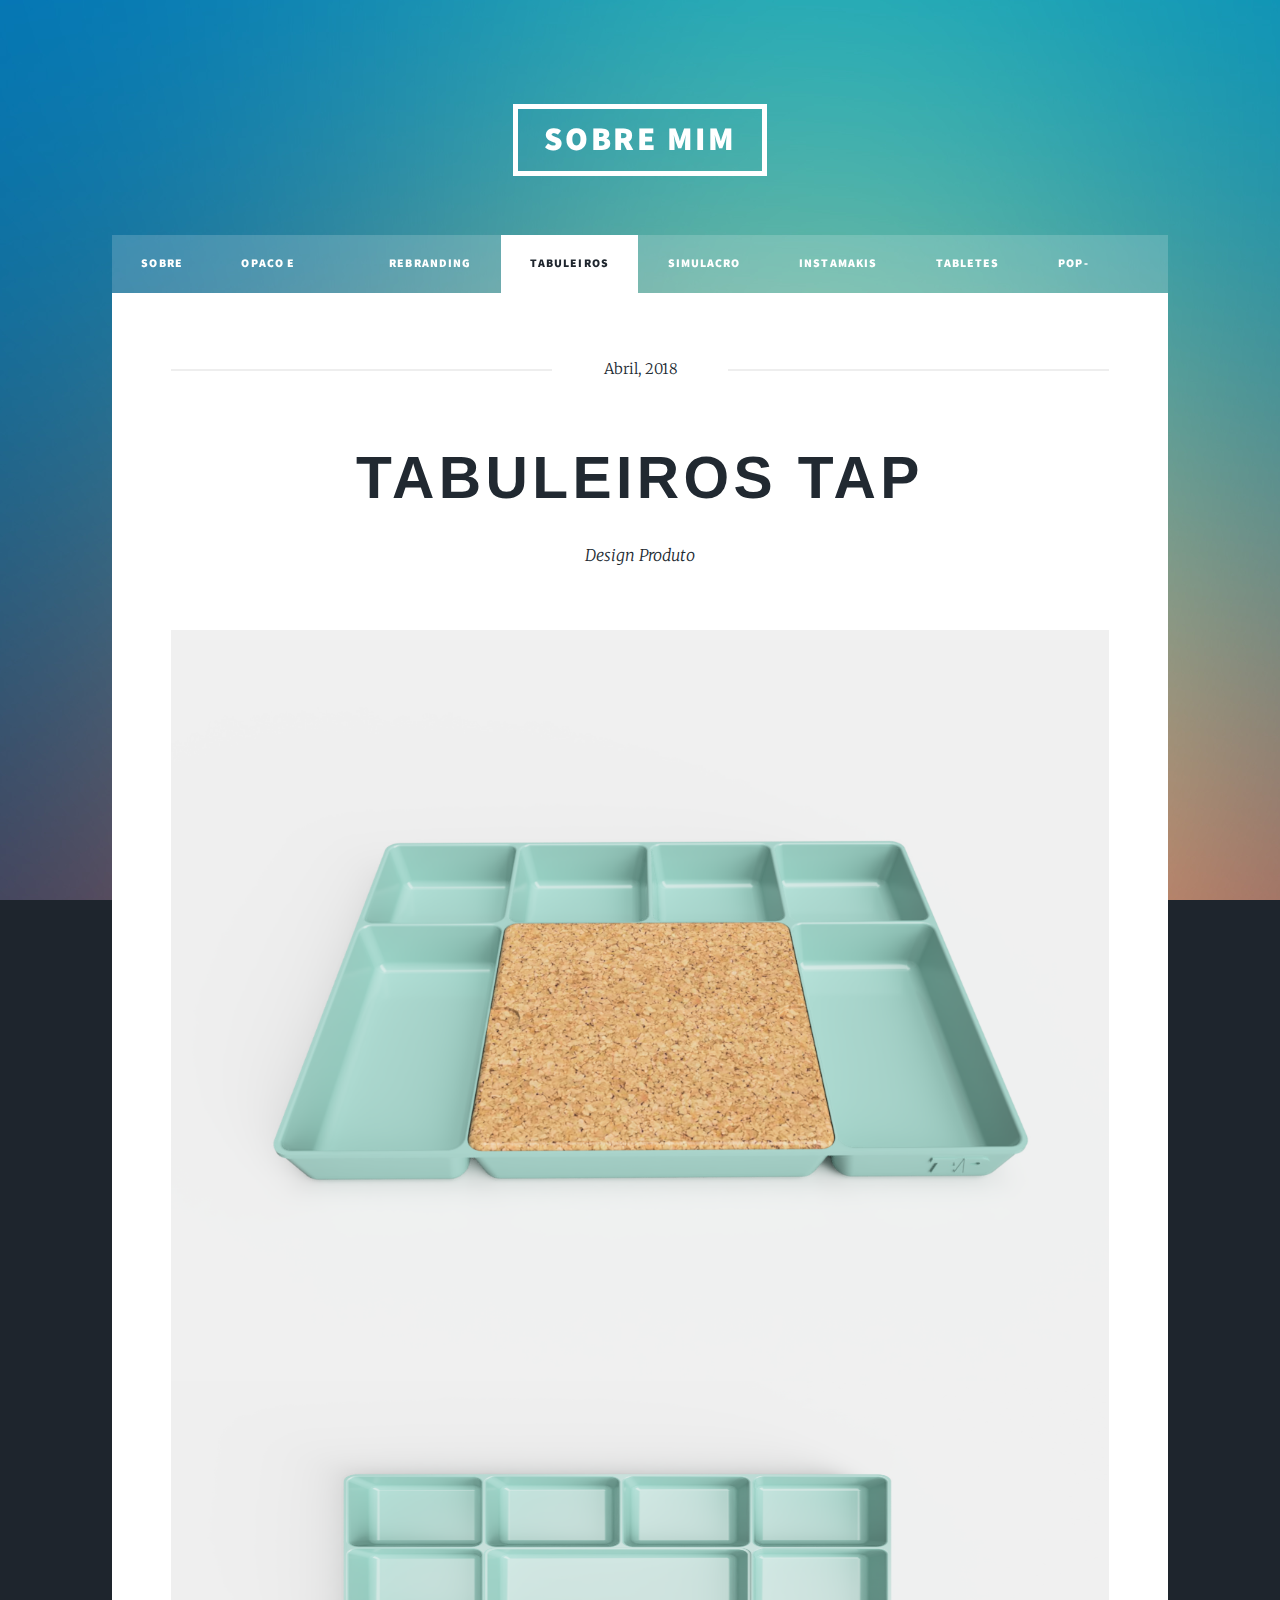
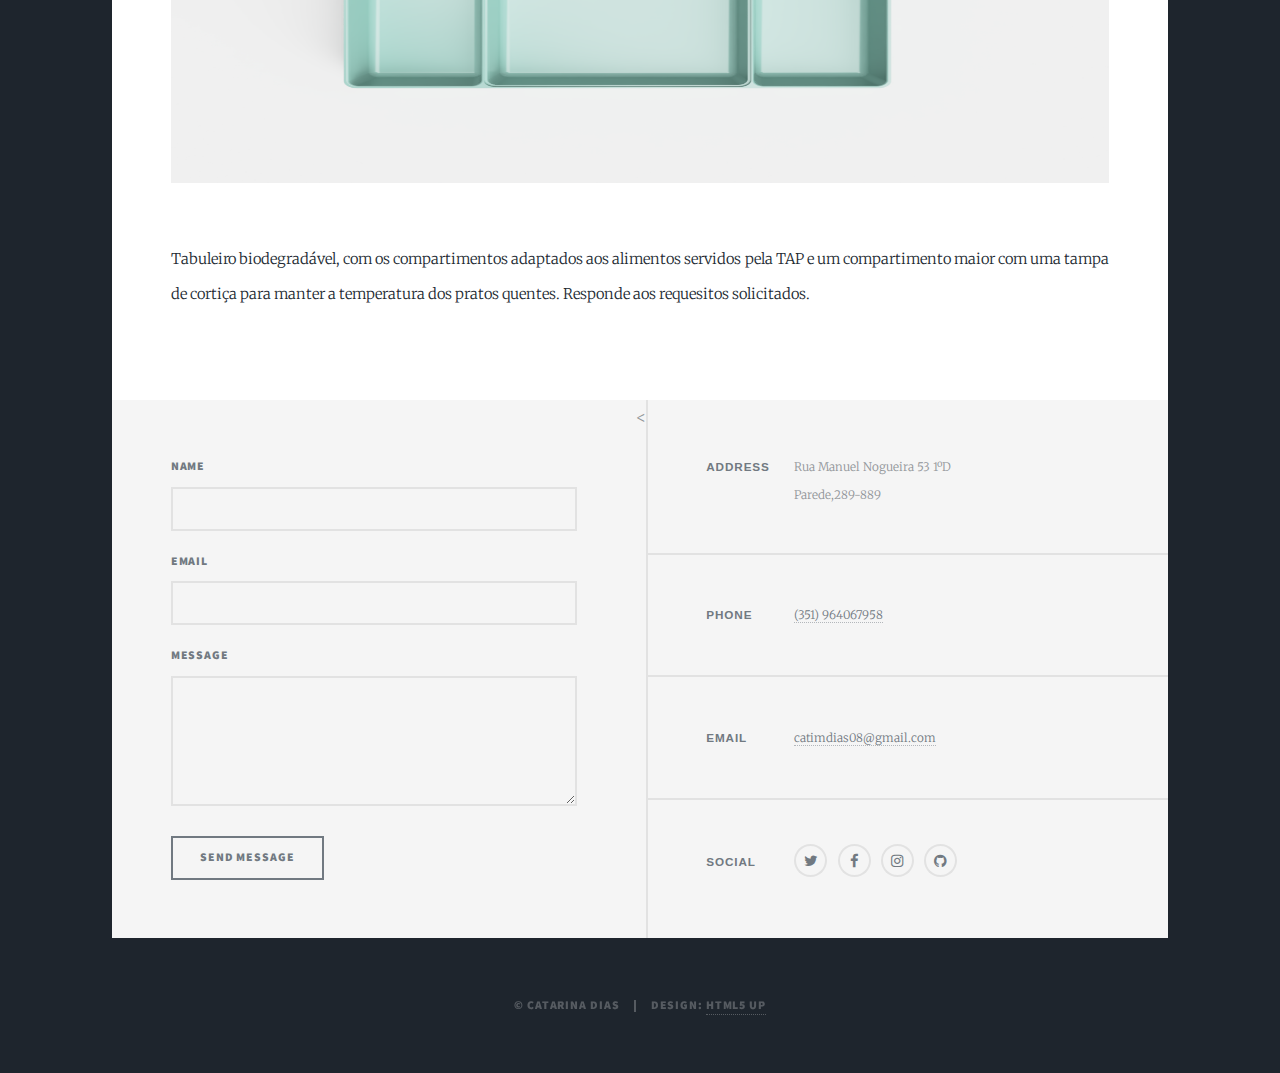
<file: Tabuleiros TAP.html>
<!DOCTYPE HTML>
<!--
	Massively by HTML5 UP
	html5up.net | @ajlkn
	Free for personal and commercial use under the CCA 3.0 license (html5up.net/license)
-->
<html>
	<head>
		<title>Portfólio da Catarina</title>
		<meta charset="utf-8" />
		<meta name="viewport" content="width=device-width, initial-scale=1, user-scalable=no" />
		<link rel="stylesheet" href="assets/css/main.css" />
		<noscript><link rel="stylesheet" href="assets/css/noscript.css" /></noscript>
	</head>
	<body class="is-preload">

		<!-- Wrapper -->
			<div id="wrapper">

				<!-- Header -->
					<header id="header">
						<a href="index.html" class="logo">Sobre Mim</a>
					</header>

				<!-- Nav -->
					<nav id="nav">
						<ul class="links">
							<li><a href="index.html">Sobre Mim</a></li>
							<li><a href="opaco e translucido.html"> Opaco e Translúcido</a></li>
							<li><a href="Yompy.html">Rebranding</a></li>
							<li class="active"><a href="Tabuleiros TAP.html">Tabuleiros TAP</a></li>
							<li><a href="Simulacro.html">Simulacro</a></li>
							<li><a href="Instamakis.html">Instamakis</a></li>
							<li><a href="tabletes TAP.html">Tabletes Tap</a></li>
							<li><a href="Pop-Cubismo.html">Pop-Cubismo</a></li>
							<ul class="icons">
							<li><a href="#" class="icon fa-twitter"><span class="label">Twitter</span></a></li>
							<li><a href="#" class="icon fa-facebook"><span class="label">Facebook</span></a></li>
							<li><a href="#" class="icon fa-instagram"><span class="label">Instagram</span></a></li>
							<li><a href="#" class="icon fa-github"><span class="label">GitHub</span></a></li>
						</ul>
					
					</nav>

				<!-- Main -->
					<div id="main">

						<!-- Post -->
							<section class="post">
								<header class="major">
									<span class="date">Abril, 2018</span>
									<h1>Tabuleiros TAP<br />
									</h1>
									<p>Design Produto</p>
								</header>
								<div class="image main">
								<img src="images/tabuleiro_1.png" alt="" />
								<b> <img src="images/tabuleiro_2.png" alt="" / height="402" > </b>
								</div>
								<p>Tabuleiro biodegradável, com os compartimentos adaptados aos alimentos servidos pela TAP e um compartimento maior com uma tampa de cortiça para manter a temperatura dos pratos quentes. Responde aos requesitos solicitados.</p>
							</section>

					</div>

				<!-- Footer -->
					<footer id="footer">
						<section>
							<form method="post" action="#">
								<div class="fields">
									<div class="field">
										<label for="name">Name</label>
										<input type="text" name="name" id="name" />
									</div>
									<div class="field">
										<label for="email">Email</label>
										<input type="text" name="email" id="email" />
									</div>
									<div class="field">
										<label for="message">Message</label>
										<textarea name="message" id="message" rows="3"></textarea>
									</div>
								</div>
								<ul class="actions">
									<li><input type="submit" value="Send Message" /></li>
								</ul>
							</form>
						</section>
						<<section class="split contact">
							<section class="alt">
								<h3>Address</h3>
								<p>Rua Manuel Nogueira 53 1ºD<br />
								Parede,289-889</p>
							</section>
							<section>
								<h3>Phone</h3>
								<p><a href="#">(351) 964067958</a></p>
							</section>
							<section>
								<h3>Email</h3>
								<p><a href="#">catimdias08@gmail.com</a></p>
							</section>
														<section>
								<h3>Social</h3>
								<ul class="icons alt">
									<li><a href="#" class="icon alt fa-twitter"><span class="label">Twitter</span></a></li>
									<li><a href="#" class="icon alt fa-facebook"><span class="label">Facebook</span></a></li>
									<li><a href="#" class="icon alt fa-instagram"><span class="label">Instagram</span></a></li>
									<li><a href="#" class="icon alt fa-github"><span class="label">GitHub</span></a></li>
								</ul>
							</section>
						</section>
					</footer>

				<!-- Copyright -->
					<div id="copyright">
						<ul><li>&copy; Catarina Dias</li><li>Design: <a href="https://html5up.net">HTML5 UP</a></li></ul>
					</div>

			</div>

		<!-- Scripts -->
			<script src="assets/js/jquery.min.js"></script>
			<script src="assets/js/jquery.scrollex.min.js"></script>
			<script src="assets/js/jquery.scrolly.min.js"></script>
			<script src="assets/js/browser.min.js"></script>
			<script src="assets/js/breakpoints.min.js"></script>
			<script src="assets/js/util.js"></script>
			<script src="assets/js/main.js"></script>

	</body>
</html>
</file>
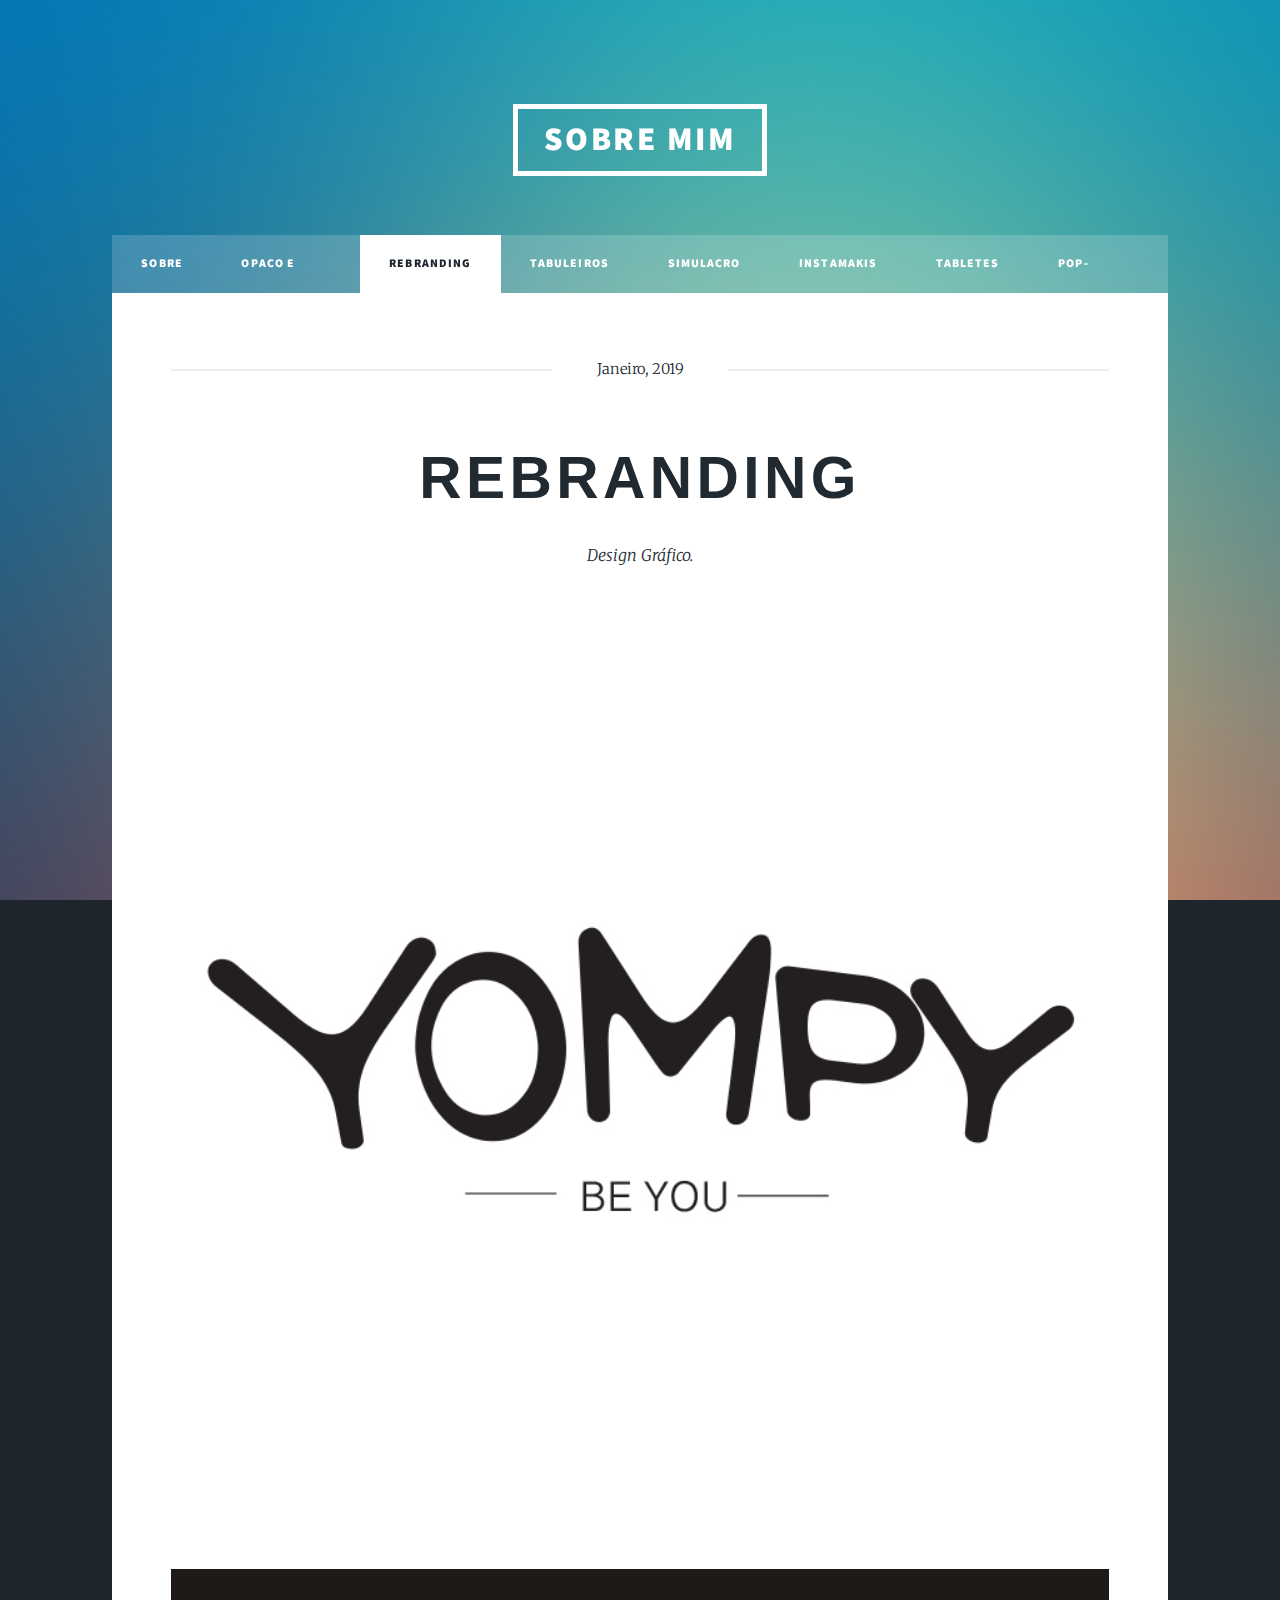
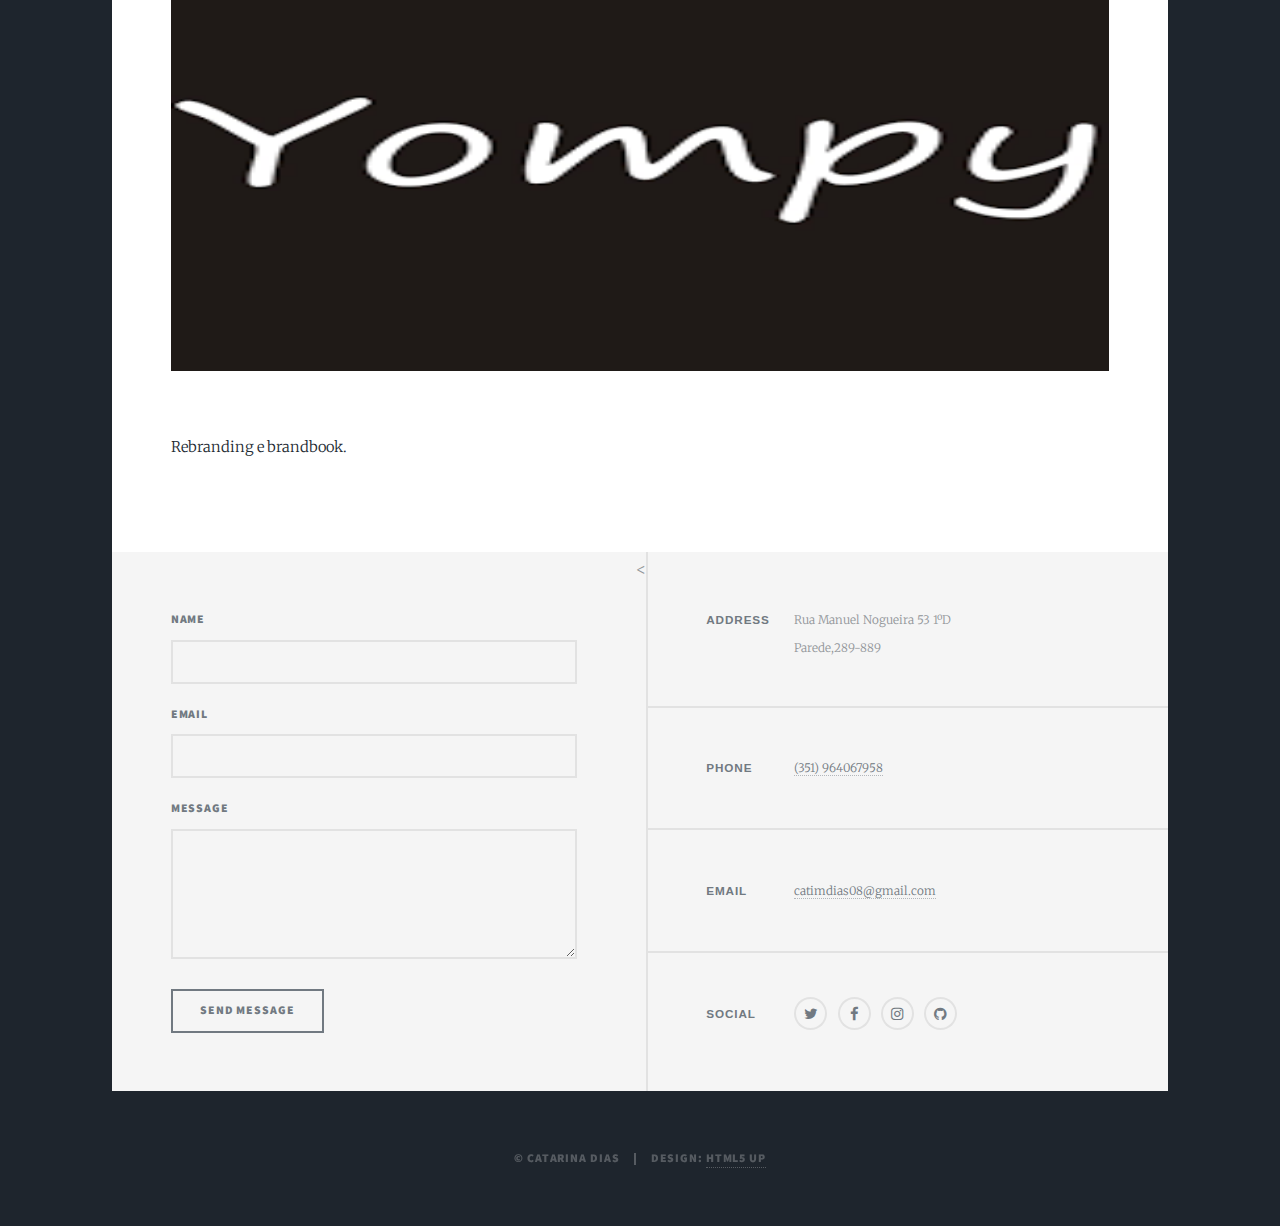
<file: Yompy.html>
<!DOCTYPE HTML>
<!--
	Massively by HTML5 UP
	html5up.net | @ajlkn
	Free for personal and commercial use under the CCA 3.0 license (html5up.net/license)
-->
<html>
	<head>
		<title>Portfólio da Catarina</title>
		<meta charset="utf-8" />
		<meta name="viewport" content="width=device-width, initial-scale=1, user-scalable=no" />
		<link rel="stylesheet" href="assets/css/main.css" />
		<noscript><link rel="stylesheet" href="assets/css/noscript.css" /></noscript>
	</head>
	<body class="is-preload">

		<!-- Wrapper -->
			<div id="wrapper">

				<!-- Header -->
					<header id="header">
						<a href="index.html" class="logo">Sobre Mim</a>
					</header>

				<!-- Nav -->
					<nav id="nav">
						<ul class="links">
							<li><a href="index.html">Sobre Mim</a></li>
							<li><a href="opaco e translucido.html"> Opaco e Translúcido</a></li>
							<li class="active"><a href="Yompy.html">Rebranding</a></li>
							<li><a href="Tabuleiros TAP.html">Tabuleiros TAP</a></li>
							<li><a href="Simulacro.html">Simulacro</a></li>
							<li><a href="Instamakis.html">Instamakis</a></li>
							<li><a href="tabletes TAP.html">Tabletes Tap</a></li>
							<li><a href="Pop-Cubismo.html">Pop-Cubismo</a></li>
							<ul class="icons">
							<li><a href="#" class="icon fa-twitter"><span class="label">Twitter</span></a></li>
							<li><a href="#" class="icon fa-facebook"><span class="label">Facebook</span></a></li>
							<li><a href="#" class="icon fa-instagram"><span class="label">Instagram</span></a></li>
							<li><a href="#" class="icon fa-github"><span class="label">GitHub</span></a></li>
						</ul>
					
					</nav>

				<!-- Main -->
					<div id="main">

						<!-- Post -->
							<section class="post">
								<header class="major">
									<span class="date">Janeiro, 2019</span>
									<h1>Rebranding<br />
									</h1>
									<p>Design Gráfico.</p>
								</header>
								<div class="image main">
								<img src="images/PIC.jpg" alt="" />
								<b> <img src="images/index.png" alt="" / height="402" > </b>
								</div>
								<p>Rebranding e brandbook.</p>
							</section>

					</div>

				<!-- Footer -->
					<footer id="footer">
						<section>
							<form method="post" action="#">
								<div class="fields">
									<div class="field">
										<label for="name">Name</label>
										<input type="text" name="name" id="name" />
									</div>
									<div class="field">
										<label for="email">Email</label>
										<input type="text" name="email" id="email" />
									</div>
									<div class="field">
										<label for="message">Message</label>
										<textarea name="message" id="message" rows="3"></textarea>
									</div>
								</div>
								<ul class="actions">
									<li><input type="submit" value="Send Message" /></li>
								</ul>
							</form>
						</section>
						<<section class="split contact">
							<section class="alt">
								<h3>Address</h3>
								<p>Rua Manuel Nogueira 53 1ºD<br />
								Parede,289-889</p>
							</section>
							<section>
								<h3>Phone</h3>
								<p><a href="#">(351) 964067958</a></p>
							</section>
							<section>
								<h3>Email</h3>
								<p><a href="#">catimdias08@gmail.com</a></p>
							</section>
														<section>
								<h3>Social</h3>
								<ul class="icons alt">
									<li><a href="#" class="icon alt fa-twitter"><span class="label">Twitter</span></a></li>
									<li><a href="#" class="icon alt fa-facebook"><span class="label">Facebook</span></a></li>
									<li><a href="#" class="icon alt fa-instagram"><span class="label">Instagram</span></a></li>
									<li><a href="#" class="icon alt fa-github"><span class="label">GitHub</span></a></li>
								</ul>
							</section>
						</section>
					</footer>

				<!-- Copyright -->
					<div id="copyright">
						<ul><li>&copy; Catarina Dias</li><li>Design: <a href="https://html5up.net">HTML5 UP</a></li></ul>
					</div>

			</div>

		<!-- Scripts -->
			<script src="assets/js/jquery.min.js"></script>
			<script src="assets/js/jquery.scrollex.min.js"></script>
			<script src="assets/js/jquery.scrolly.min.js"></script>
			<script src="assets/js/browser.min.js"></script>
			<script src="assets/js/breakpoints.min.js"></script>
			<script src="assets/js/util.js"></script>
			<script src="assets/js/main.js"></script>

	</body>
</html>
</file>
<file: assets/css/main.css>
@import url(font-awesome.min.css);
@import url("https://fonts.googleapis.com/css?family=Merriweather:300,700,300italic,700italic|Source+Sans+Pro:900");

/*
	Massively by HTML5 UP
	html5up.net | @ajlkn
	Free for personal and commercial use under the CCA 3.0 license (html5up.net/license)
*/

html, body, div, span, applet, object,
iframe, h1, h2, h3, h4, h5, h6, p, blockquote,
pre, a, abbr, acronym, address, big, cite,
code, del, dfn, em, img, ins, kbd, q, s, samp,
small, strike, strong, sub, sup, tt, var, b,
u, i, center, dl, dt, dd, ol, ul, li, fieldset,
form, label, legend, table, caption, tbody,
tfoot, thead, tr, th, td, article, aside,
canvas, details, embed, figure, figcaption,
footer, header, hgroup, menu, nav, output, ruby,
section, summary, time, mark, audio, video {
	margin: 0;
	padding: 0;
	border: 0;
	font-size: 100%;
	font: inherit;
	vertical-align: baseline;}

article, aside, details, figcaption, figure,
footer, header, hgroup, menu, nav, section {
	display: block;}

body {
	line-height: 1;
}

ol, ul {
	list-style: none;
}

blockquote, q {
	quotes: none;
}

	blockquote:before, blockquote:after, q:before, q:after {
		content: '';
		content: none;
	}

table {
	border-collapse: collapse;
	border-spacing: 0;
}

body {
	-webkit-text-size-adjust: none;
}

mark {
	background-color: transparent;
	color: inherit;
}

input::-moz-focus-inner {
	border: 0;
	padding: 0;
}

input, select, textarea {
	-moz-appearance: none;
	-webkit-appearance: none;
	-ms-appearance: none;
	appearance: none;
}

/* Basic */

	@-ms-viewport {
		width: device-width;
	}

	body {
		-ms-overflow-style: scrollbar;
	}

	@media screen and (max-width: 480px) {

		html, body {
			min-width: 320px;
		}

	}

	html {
		box-sizing: border-box;
	}

	*, *:before, *:after {
		box-sizing: inherit;
	}

	body {
		background-color: #1e252d;
	}

		body.is-preload *, body.is-preload *:before, body.is-preload *:after {
			-moz-animation: none !important;
			-webkit-animation: none !important;
			-ms-animation: none !important;
			animation: none !important;
			-moz-transition: none !important;
			-webkit-transition: none !important;
			-ms-transition: none !important;
			transition: none !important;
		}

/* Type */

	html {
		font-size: 16pt;
	}

		@media screen and (max-width: 1680px) {

			html {
				font-size: 12pt;
			}

		}

		@media screen and (max-width: 1280px) {

			html {
				font-size: 11pt;
			}

		}

		@media screen and (max-width: 360px) {

			html {
				font-size: 10pt;
			}

		}

	body {
		color: #212931;
	}

	body, input, select, textarea {
		font-family: "Merriweather", Georgia, serif;
		font-weight: 300;
		font-size: 1rem;
		line-height: 2.375;
	}

	a {
		-moz-transition: color 0.2s ease-in-out, background-color 0.2s ease-in-out, border-color 0.2s ease-in-out, box-shadow 0.2s ease-in-out;
		-webkit-transition: color 0.2s ease-in-out, background-color 0.2s ease-in-out, border-color 0.2s ease-in-out, box-shadow 0.2s ease-in-out;
		-ms-transition: color 0.2s ease-in-out, background-color 0.2s ease-in-out, border-color 0.2s ease-in-out, box-shadow 0.2s ease-in-out;
		transition: color 0.2s ease-in-out, background-color 0.2s ease-in-out, border-color 0.2s ease-in-out, box-shadow 0.2s ease-in-out;
		border-bottom: dotted 1px;
		text-decoration: none;
	}

		a:hover {
			border-bottom-color: transparent;
		}

	strong, b {
		font-weight: 600;
	}

	em, i {
		font-style: italic;
	}

	p {
		text-align: justify;
		margin: 0 0 2rem 0;
	}

	h1, h2, h3, h4, h5, h6 {
		font-family: Helvetica, sans-serif;
		font-weight: 900;
		line-height: 1.5;
		letter-spacing: 0.075em;
		text-transform: uppercase;
		margin: 0 0 1rem 0;
	}

		h1 a, h2 a, h3 a, h4 a, h5 a, h6 a {
			border-bottom: 0;
			color: inherit;
			text-decoration: none;
		}

	h1 {
		font-size: 4rem;
		line-height: 1.1;
		margin: 0 0 2rem 0;
	}

	h2 {
		font-size: 1.75rem;
		line-height: 1.3;
		margin: 0 0 1.5rem 0;
	}

	h3 {
		font-size: 1.25rem;
		margin: 0 0 1.5rem 0;
	}

	h4 {
		font-size: 1rem;
	}

	h5 {
		font-size: 0.9rem;
	}

	h6 {
		font-size: 0.8rem;
	}

	sub {
		font-size: 0.8rem;
		position: relative;
		top: 0.5rem;
	}

	sup {
		font-size: 0.8rem;
		position: relative;
		top: -0.5rem;
	}

	blockquote {
		border-left: solid 4px;
		font-style: italic;
		margin: 0 0 2rem 0;
		padding: 0.5rem 0 0.5rem 2rem;
	}

	code {
		border: solid 2px;
		font-family: "Courier New", monospace;
		font-size: 0.9rem;
		margin: 0 0.25rem;
		padding: 0.25rem 0.65rem;
	}

	pre {
		-webkit-overflow-scrolling: touch;
		font-family: "Courier New", monospace;
		font-size: 0.9rem;
		margin: 0 0 2rem 0;
	}

		pre code {
			display: block;
			line-height: 1.75;
			padding: 1rem 1.5rem;
			overflow-x: auto;
		}

	hr {
		border: 0;
		border-bottom: solid 2px;
		margin: 3rem 0;
	}

		hr.major {
			margin: 5rem 0;
		}

	.align-left {
		text-align: left;
	}

	.align-center {
		text-align: center;
	}

	.align-right {
		text-align: right;
	}

	input, select, textarea {
		color: #212931;
	}

	a {
		color: #212931;
		border-bottom-color: rgba(33, 41, 49, 0.5);
	}

		a:hover {
			border-bottom-color: transparent;
			color: #18bfef !important;
		}

	strong, b {
		color: #212931;
	}

	h1, h2, h3, h4, h5, h6 {
		color: #212931;
	}

	blockquote {
		border-left-color: #eeeeee;
	}

	code {
		background: rgba(220, 220, 220, 0.25);
		border-color: #eeeeee;
	}

	hr {
		border-bottom-color: #eeeeee;
	}

/* Row */

	.row {
		display: flex;
		flex-wrap: wrap;
		box-sizing: border-box;
		align-items: stretch;
	}

		.row > * {
			box-sizing: border-box;
		}

		.row.gtr-uniform > * > :last-child {
			margin-bottom: 0;
		}

		.row.aln-left {
			justify-content: flex-start;
		}

		.row.aln-center {
			justify-content: center;
		}

		.row.aln-right {
			justify-content: flex-end;
		}

		.row.aln-top {
			align-items: flex-start;
		}

		.row.aln-middle {
			align-items: center;
		}

		.row.aln-bottom {
			align-items: flex-end;
		}

		.row > .imp {
			order: -1;
		}

		.row > .col-1 {
			width: 8.3333333333%;
		}

		.row > .off-1 {
			margin-left: 8.3333333333%;
		}

		.row > .col-2 {
			width: 16.6666666667%;
		}

		.row > .off-2 {
			margin-left: 16.6666666667%;
		}

		.row > .col-3 {
			width: 25%;
		}

		.row > .off-3 {
			margin-left: 25%;
		}

		.row > .col-4 {
			width: 33.3333333333%;
		}

		.row > .off-4 {
			margin-left: 33.3333333333%;
		}

		.row > .col-5 {
			width: 41.6666666667%;
		}

		.row > .off-5 {
			margin-left: 41.6666666667%;
		}

		.row > .col-6 {
			width: 50%;
		}

		.row > .off-6 {
			margin-left: 50%;
		}

		.row > .col-7 {
			width: 58.3333333333%;
		}

		.row > .off-7 {
			margin-left: 58.3333333333%;
		}

		.row > .col-8 {
			width: 66.6666666667%;
		}

		.row > .off-8 {
			margin-left: 66.6666666667%;
		}

		.row > .col-9 {
			width: 75%;
		}

		.row > .off-9 {
			margin-left: 75%;
		}

		.row > .col-10 {
			width: 83.3333333333%;
		}

		.row > .off-10 {
			margin-left: 83.3333333333%;
		}

		.row > .col-11 {
			width: 91.6666666667%;
		}

		.row > .off-11 {
			margin-left: 91.6666666667%;
		}

		.row > .col-12 {
			width: 100%;
		}

		.row > .off-12 {
			margin-left: 100%;
		}

		.row.gtr-0 {
			margin-top: 0;
			margin-left: 0rem;
		}

			.row.gtr-0 > * {
				padding: 0 0 0 0rem;
			}

			.row.gtr-0.gtr-uniform {
				margin-top: 0rem;
			}

				.row.gtr-0.gtr-uniform > * {
					padding-top: 0rem;
				}

		.row.gtr-25 {
			margin-top: 0;
			margin-left: -0.375rem;
		}

			.row.gtr-25 > * {
				padding: 0 0 0 0.375rem;
			}

			.row.gtr-25.gtr-uniform {
				margin-top: -0.375rem;
			}

				.row.gtr-25.gtr-uniform > * {
					padding-top: 0.375rem;
				}

		.row.gtr-50 {
			margin-top: 0;
			margin-left: -0.75rem;
		}

			.row.gtr-50 > * {
				padding: 0 0 0 0.75rem;
			}

			.row.gtr-50.gtr-uniform {
				margin-top: -0.75rem;
			}

				.row.gtr-50.gtr-uniform > * {
					padding-top: 0.75rem;
				}

		.row {
			margin-top: 0;
			margin-left: -1.5rem;
		}

			.row > * {
				padding: 0 0 0 1.5rem;
			}

			.row.gtr-uniform {
				margin-top: -1.5rem;
			}

				.row.gtr-uniform > * {
					padding-top: 1.5rem;
				}

		.row.gtr-150 {
			margin-top: 0;
			margin-left: -2.25rem;
		}

			.row.gtr-150 > * {
				padding: 0 0 0 2.25rem;
			}

			.row.gtr-150.gtr-uniform {
				margin-top: -2.25rem;
			}

				.row.gtr-150.gtr-uniform > * {
					padding-top: 2.25rem;
				}

		.row.gtr-200 {
			margin-top: 0;
			margin-left: -3rem;
		}

			.row.gtr-200 > * {
				padding: 0 0 0 3rem;
			}

			.row.gtr-200.gtr-uniform {
				margin-top: -3rem;
			}

				.row.gtr-200.gtr-uniform > * {
					padding-top: 3rem;
				}

		@media screen and (max-width: 1680px) {

			.row {
				display: flex;
				flex-wrap: wrap;
				box-sizing: border-box;
				align-items: stretch;
			}

				.row > * {
					box-sizing: border-box;
				}

				.row.gtr-uniform > * > :last-child {
					margin-bottom: 0;
				}

				.row.aln-left {
					justify-content: flex-start;
				}

				.row.aln-center {
					justify-content: center;
				}

				.row.aln-right {
					justify-content: flex-end;
				}

				.row.aln-top {
					align-items: flex-start;
				}

				.row.aln-middle {
					align-items: center;
				}

				.row.aln-bottom {
					align-items: flex-end;
				}

				.row > .imp-xlarge {
					order: -1;
				}

				.row > .col-1-xlarge {
					width: 8.3333333333%;
				}

				.row > .off-1-xlarge {
					margin-left: 8.3333333333%;
				}

				.row > .col-2-xlarge {
					width: 16.6666666667%;
				}

				.row > .off-2-xlarge {
					margin-left: 16.6666666667%;
				}

				.row > .col-3-xlarge {
					width: 25%;
				}

				.row > .off-3-xlarge {
					margin-left: 25%;
				}

				.row > .col-4-xlarge {
					width: 33.3333333333%;
				}

				.row > .off-4-xlarge {
					margin-left: 33.3333333333%;
				}

				.row > .col-5-xlarge {
					width: 41.6666666667%;
				}

				.row > .off-5-xlarge {
					margin-left: 41.6666666667%;
				}

				.row > .col-6-xlarge {
					width: 50%;
				}

				.row > .off-6-xlarge {
					margin-left: 50%;
				}

				.row > .col-7-xlarge {
					width: 58.3333333333%;
				}

				.row > .off-7-xlarge {
					margin-left: 58.3333333333%;
				}

				.row > .col-8-xlarge {
					width: 66.6666666667%;
				}

				.row > .off-8-xlarge {
					margin-left: 66.6666666667%;
				}

				.row > .col-9-xlarge {
					width: 75%;
				}

				.row > .off-9-xlarge {
					margin-left: 75%;
				}

				.row > .col-10-xlarge {
					width: 83.3333333333%;
				}

				.row > .off-10-xlarge {
					margin-left: 83.3333333333%;
				}

				.row > .col-11-xlarge {
					width: 91.6666666667%;
				}

				.row > .off-11-xlarge {
					margin-left: 91.6666666667%;
				}

				.row > .col-12-xlarge {
					width: 100%;
				}

				.row > .off-12-xlarge {
					margin-left: 100%;
				}

				.row.gtr-0 {
					margin-top: 0;
					margin-left: 0rem;
				}

					.row.gtr-0 > * {
						padding: 0 0 0 0rem;
					}

					.row.gtr-0.gtr-uniform {
						margin-top: 0rem;
					}

						.row.gtr-0.gtr-uniform > * {
							padding-top: 0rem;
						}

				.row.gtr-25 {
					margin-top: 0;
					margin-left: -0.375rem;
				}

					.row.gtr-25 > * {
						padding: 0 0 0 0.375rem;
					}

					.row.gtr-25.gtr-uniform {
						margin-top: -0.375rem;
					}

						.row.gtr-25.gtr-uniform > * {
							padding-top: 0.375rem;
						}

				.row.gtr-50 {
					margin-top: 0;
					margin-left: -0.75rem;
				}

					.row.gtr-50 > * {
						padding: 0 0 0 0.75rem;
					}

					.row.gtr-50.gtr-uniform {
						margin-top: -0.75rem;
					}

						.row.gtr-50.gtr-uniform > * {
							padding-top: 0.75rem;
						}

				.row {
					margin-top: 0;
					margin-left: -1.5rem;
				}

					.row > * {
						padding: 0 0 0 1.5rem;
					}

					.row.gtr-uniform {
						margin-top: -1.5rem;
					}

						.row.gtr-uniform > * {
							padding-top: 1.5rem;
						}

				.row.gtr-150 {
					margin-top: 0;
					margin-left: -2.25rem;
				}

					.row.gtr-150 > * {
						padding: 0 0 0 2.25rem;
					}

					.row.gtr-150.gtr-uniform {
						margin-top: -2.25rem;
					}

						.row.gtr-150.gtr-uniform > * {
							padding-top: 2.25rem;
						}

				.row.gtr-200 {
					margin-top: 0;
					margin-left: -3rem;
				}

					.row.gtr-200 > * {
						padding: 0 0 0 3rem;
					}

					.row.gtr-200.gtr-uniform {
						margin-top: -3rem;
					}

						.row.gtr-200.gtr-uniform > * {
							padding-top: 3rem;
						}

		}

		@media screen and (max-width: 1280px) {

			.row {
				display: flex;
				flex-wrap: wrap;
				box-sizing: border-box;
				align-items: stretch;
			}

				.row > * {
					box-sizing: border-box;
				}

				.row.gtr-uniform > * > :last-child {
					margin-bottom: 0;
				}

				.row.aln-left {
					justify-content: flex-start;
				}

				.row.aln-center {
					justify-content: center;
				}

				.row.aln-right {
					justify-content: flex-end;
				}

				.row.aln-top {
					align-items: flex-start;
				}

				.row.aln-middle {
					align-items: center;
				}

				.row.aln-bottom {
					align-items: flex-end;
				}

				.row > .imp-large {
					order: -1;
				}

				.row > .col-1-large {
					width: 8.3333333333%;
				}

				.row > .off-1-large {
					margin-left: 8.3333333333%;
				}

				.row > .col-2-large {
					width: 16.6666666667%;
				}

				.row > .off-2-large {
					margin-left: 16.6666666667%;
				}

				.row > .col-3-large {
					width: 25%;
				}

				.row > .off-3-large {
					margin-left: 25%;
				}

				.row > .col-4-large {
					width: 33.3333333333%;
				}

				.row > .off-4-large {
					margin-left: 33.3333333333%;
				}

				.row > .col-5-large {
					width: 41.6666666667%;
				}

				.row > .off-5-large {
					margin-left: 41.6666666667%;
				}

				.row > .col-6-large {
					width: 50%;
				}

				.row > .off-6-large {
					margin-left: 50%;
				}

				.row > .col-7-large {
					width: 58.3333333333%;
				}

				.row > .off-7-large {
					margin-left: 58.3333333333%;
				}

				.row > .col-8-large {
					width: 66.6666666667%;
				}

				.row > .off-8-large {
					margin-left: 66.6666666667%;
				}

				.row > .col-9-large {
					width: 75%;
				}

				.row > .off-9-large {
					margin-left: 75%;
				}

				.row > .col-10-large {
					width: 83.3333333333%;
				}

				.row > .off-10-large {
					margin-left: 83.3333333333%;
				}

				.row > .col-11-large {
					width: 91.6666666667%;
				}

				.row > .off-11-large {
					margin-left: 91.6666666667%;
				}

				.row > .col-12-large {
					width: 100%;
				}

				.row > .off-12-large {
					margin-left: 100%;
				}

				.row.gtr-0 {
					margin-top: 0;
					margin-left: 0rem;
				}

					.row.gtr-0 > * {
						padding: 0 0 0 0rem;
					}

					.row.gtr-0.gtr-uniform {
						margin-top: 0rem;
					}

						.row.gtr-0.gtr-uniform > * {
							padding-top: 0rem;
						}

				.row.gtr-25 {
					margin-top: 0;
					margin-left: -0.375rem;
				}

					.row.gtr-25 > * {
						padding: 0 0 0 0.375rem;
					}

					.row.gtr-25.gtr-uniform {
						margin-top: -0.375rem;
					}

						.row.gtr-25.gtr-uniform > * {
							padding-top: 0.375rem;
						}

				.row.gtr-50 {
					margin-top: 0;
					margin-left: -0.75rem;
				}

					.row.gtr-50 > * {
						padding: 0 0 0 0.75rem;
					}

					.row.gtr-50.gtr-uniform {
						margin-top: -0.75rem;
					}

						.row.gtr-50.gtr-uniform > * {
							padding-top: 0.75rem;
						}

				.row {
					margin-top: 0;
					margin-left: -1.5rem;
				}

					.row > * {
						padding: 0 0 0 1.5rem;
					}

					.row.gtr-uniform {
						margin-top: -1.5rem;
					}

						.row.gtr-uniform > * {
							padding-top: 1.5rem;
						}

				.row.gtr-150 {
					margin-top: 0;
					margin-left: -2.25rem;
				}

					.row.gtr-150 > * {
						padding: 0 0 0 2.25rem;
					}

					.row.gtr-150.gtr-uniform {
						margin-top: -2.25rem;
					}

						.row.gtr-150.gtr-uniform > * {
							padding-top: 2.25rem;
						}

				.row.gtr-200 {
					margin-top: 0;
					margin-left: -3rem;
				}

					.row.gtr-200 > * {
						padding: 0 0 0 3rem;
					}

					.row.gtr-200.gtr-uniform {
						margin-top: -3rem;
					}

						.row.gtr-200.gtr-uniform > * {
							padding-top: 3rem;
						}

		}

		@media screen and (max-width: 980px) {

			.row {
				display: flex;
				flex-wrap: wrap;
				box-sizing: border-box;
				align-items: stretch;
			}

				.row > * {
					box-sizing: border-box;
				}

				.row.gtr-uniform > * > :last-child {
					margin-bottom: 0;
				}

				.row.aln-left {
					justify-content: flex-start;
				}

				.row.aln-center {
					justify-content: center;
				}

				.row.aln-right {
					justify-content: flex-end;
				}

				.row.aln-top {
					align-items: flex-start;
				}

				.row.aln-middle {
					align-items: center;
				}

				.row.aln-bottom {
					align-items: flex-end;
				}

				.row > .imp-medium {
					order: -1;
				}

				.row > .col-1-medium {
					width: 8.3333333333%;
				}

				.row > .off-1-medium {
					margin-left: 8.3333333333%;
				}

				.row > .col-2-medium {
					width: 16.6666666667%;
				}

				.row > .off-2-medium {
					margin-left: 16.6666666667%;
				}

				.row > .col-3-medium {
					width: 25%;
				}

				.row > .off-3-medium {
					margin-left: 25%;
				}

				.row > .col-4-medium {
					width: 33.3333333333%;
				}

				.row > .off-4-medium {
					margin-left: 33.3333333333%;
				}

				.row > .col-5-medium {
					width: 41.6666666667%;
				}

				.row > .off-5-medium {
					margin-left: 41.6666666667%;
				}

				.row > .col-6-medium {
					width: 50%;
				}

				.row > .off-6-medium {
					margin-left: 50%;
				}

				.row > .col-7-medium {
					width: 58.3333333333%;
				}

				.row > .off-7-medium {
					margin-left: 58.3333333333%;
				}

				.row > .col-8-medium {
					width: 66.6666666667%;
				}

				.row > .off-8-medium {
					margin-left: 66.6666666667%;
				}

				.row > .col-9-medium {
					width: 75%;
				}

				.row > .off-9-medium {
					margin-left: 75%;
				}

				.row > .col-10-medium {
					width: 83.3333333333%;
				}

				.row > .off-10-medium {
					margin-left: 83.3333333333%;
				}

				.row > .col-11-medium {
					width: 91.6666666667%;
				}

				.row > .off-11-medium {
					margin-left: 91.6666666667%;
				}

				.row > .col-12-medium {
					width: 100%;
				}

				.row > .off-12-medium {
					margin-left: 100%;
				}

				.row.gtr-0 {
					margin-top: 0;
					margin-left: 0rem;
				}

					.row.gtr-0 > * {
						padding: 0 0 0 0rem;
					}

					.row.gtr-0.gtr-uniform {
						margin-top: 0rem;
					}

						.row.gtr-0.gtr-uniform > * {
							padding-top: 0rem;
						}

				.row.gtr-25 {
					margin-top: 0;
					margin-left: -0.375rem;
				}

					.row.gtr-25 > * {
						padding: 0 0 0 0.375rem;
					}

					.row.gtr-25.gtr-uniform {
						margin-top: -0.375rem;
					}

						.row.gtr-25.gtr-uniform > * {
							padding-top: 0.375rem;
						}

				.row.gtr-50 {
					margin-top: 0;
					margin-left: -0.75rem;
				}

					.row.gtr-50 > * {
						padding: 0 0 0 0.75rem;
					}

					.row.gtr-50.gtr-uniform {
						margin-top: -0.75rem;
					}

						.row.gtr-50.gtr-uniform > * {
							padding-top: 0.75rem;
						}

				.row {
					margin-top: 0;
					margin-left: -1.5rem;
				}

					.row > * {
						padding: 0 0 0 1.5rem;
					}

					.row.gtr-uniform {
						margin-top: -1.5rem;
					}

						.row.gtr-uniform > * {
							padding-top: 1.5rem;
						}

				.row.gtr-150 {
					margin-top: 0;
					margin-left: -2.25rem;
				}

					.row.gtr-150 > * {
						padding: 0 0 0 2.25rem;
					}

					.row.gtr-150.gtr-uniform {
						margin-top: -2.25rem;
					}

						.row.gtr-150.gtr-uniform > * {
							padding-top: 2.25rem;
						}

				.row.gtr-200 {
					margin-top: 0;
					margin-left: -3rem;
				}

					.row.gtr-200 > * {
						padding: 0 0 0 3rem;
					}

					.row.gtr-200.gtr-uniform {
						margin-top: -3rem;
					}

						.row.gtr-200.gtr-uniform > * {
							padding-top: 3rem;
						}

		}

		@media screen and (max-width: 736px) {

			.row {
				display: flex;
				flex-wrap: wrap;
				box-sizing: border-box;
				align-items: stretch;
			}

				.row > * {
					box-sizing: border-box;
				}

				.row.gtr-uniform > * > :last-child {
					margin-bottom: 0;
				}

				.row.aln-left {
					justify-content: flex-start;
				}

				.row.aln-center {
					justify-content: center;
				}

				.row.aln-right {
					justify-content: flex-end;
				}

				.row.aln-top {
					align-items: flex-start;
				}

				.row.aln-middle {
					align-items: center;
				}

				.row.aln-bottom {
					align-items: flex-end;
				}

				.row > .imp-small {
					order: -1;
				}

				.row > .col-1-small {
					width: 8.3333333333%;
				}

				.row > .off-1-small {
					margin-left: 8.3333333333%;
				}

				.row > .col-2-small {
					width: 16.6666666667%;
				}

				.row > .off-2-small {
					margin-left: 16.6666666667%;
				}

				.row > .col-3-small {
					width: 25%;
				}

				.row > .off-3-small {
					margin-left: 25%;
				}

				.row > .col-4-small {
					width: 33.3333333333%;
				}

				.row > .off-4-small {
					margin-left: 33.3333333333%;
				}

				.row > .col-5-small {
					width: 41.6666666667%;
				}

				.row > .off-5-small {
					margin-left: 41.6666666667%;
				}

				.row > .col-6-small {
					width: 50%;
				}

				.row > .off-6-small {
					margin-left: 50%;
				}

				.row > .col-7-small {
					width: 58.3333333333%;
				}

				.row > .off-7-small {
					margin-left: 58.3333333333%;
				}

				.row > .col-8-small {
					width: 66.6666666667%;
				}

				.row > .off-8-small {
					margin-left: 66.6666666667%;
				}

				.row > .col-9-small {
					width: 75%;
				}

				.row > .off-9-small {
					margin-left: 75%;
				}

				.row > .col-10-small {
					width: 83.3333333333%;
				}

				.row > .off-10-small {
					margin-left: 83.3333333333%;
				}

				.row > .col-11-small {
					width: 91.6666666667%;
				}

				.row > .off-11-small {
					margin-left: 91.6666666667%;
				}

				.row > .col-12-small {
					width: 100%;
				}

				.row > .off-12-small {
					margin-left: 100%;
				}

				.row.gtr-0 {
					margin-top: 0;
					margin-left: 0rem;
				}

					.row.gtr-0 > * {
						padding: 0 0 0 0rem;
					}

					.row.gtr-0.gtr-uniform {
						margin-top: 0rem;
					}

						.row.gtr-0.gtr-uniform > * {
							padding-top: 0rem;
						}

				.row.gtr-25 {
					margin-top: 0;
					margin-left: -0.375rem;
				}

					.row.gtr-25 > * {
						padding: 0 0 0 0.375rem;
					}

					.row.gtr-25.gtr-uniform {
						margin-top: -0.375rem;
					}

						.row.gtr-25.gtr-uniform > * {
							padding-top: 0.375rem;
						}

				.row.gtr-50 {
					margin-top: 0;
					margin-left: -0.75rem;
				}

					.row.gtr-50 > * {
						padding: 0 0 0 0.75rem;
					}

					.row.gtr-50.gtr-uniform {
						margin-top: -0.75rem;
					}

						.row.gtr-50.gtr-uniform > * {
							padding-top: 0.75rem;
						}

				.row {
					margin-top: 0;
					margin-left: -1.5rem;
				}

					.row > * {
						padding: 0 0 0 1.5rem;
					}

					.row.gtr-uniform {
						margin-top: -1.5rem;
					}

						.row.gtr-uniform > * {
							padding-top: 1.5rem;
						}

				.row.gtr-150 {
					margin-top: 0;
					margin-left: -2.25rem;
				}

					.row.gtr-150 > * {
						padding: 0 0 0 2.25rem;
					}

					.row.gtr-150.gtr-uniform {
						margin-top: -2.25rem;
					}

						.row.gtr-150.gtr-uniform > * {
							padding-top: 2.25rem;
						}

				.row.gtr-200 {
					margin-top: 0;
					margin-left: -3rem;
				}

					.row.gtr-200 > * {
						padding: 0 0 0 3rem;
					}

					.row.gtr-200.gtr-uniform {
						margin-top: -3rem;
					}

						.row.gtr-200.gtr-uniform > * {
							padding-top: 3rem;
						}

		}

		@media screen and (max-width: 480px) {

			.row {
				display: flex;
				flex-wrap: wrap;
				box-sizing: border-box;
				align-items: stretch;
			}

				.row > * {
					box-sizing: border-box;
				}

				.row.gtr-uniform > * > :last-child {
					margin-bottom: 0;
				}

				.row.aln-left {
					justify-content: flex-start;
				}

				.row.aln-center {
					justify-content: center;
				}

				.row.aln-right {
					justify-content: flex-end;
				}

				.row.aln-top {
					align-items: flex-start;
				}

				.row.aln-middle {
					align-items: center;
				}

				.row.aln-bottom {
					align-items: flex-end;
				}

				.row > .imp-xsmall {
					order: -1;
				}

				.row > .col-1-xsmall {
					width: 8.3333333333%;
				}

				.row > .off-1-xsmall {
					margin-left: 8.3333333333%;
				}

				.row > .col-2-xsmall {
					width: 16.6666666667%;
				}

				.row > .off-2-xsmall {
					margin-left: 16.6666666667%;
				}

				.row > .col-3-xsmall {
					width: 25%;
				}

				.row > .off-3-xsmall {
					margin-left: 25%;
				}

				.row > .col-4-xsmall {
					width: 33.3333333333%;
				}

				.row > .off-4-xsmall {
					margin-left: 33.3333333333%;
				}

				.row > .col-5-xsmall {
					width: 41.6666666667%;
				}

				.row > .off-5-xsmall {
					margin-left: 41.6666666667%;
				}

				.row > .col-6-xsmall {
					width: 50%;
				}

				.row > .off-6-xsmall {
					margin-left: 50%;
				}

				.row > .col-7-xsmall {
					width: 58.3333333333%;
				}

				.row > .off-7-xsmall {
					margin-left: 58.3333333333%;
				}

				.row > .col-8-xsmall {
					width: 66.6666666667%;
				}

				.row > .off-8-xsmall {
					margin-left: 66.6666666667%;
				}

				.row > .col-9-xsmall {
					width: 75%;
				}

				.row > .off-9-xsmall {
					margin-left: 75%;
				}

				.row > .col-10-xsmall {
					width: 83.3333333333%;
				}

				.row > .off-10-xsmall {
					margin-left: 83.3333333333%;
				}

				.row > .col-11-xsmall {
					width: 91.6666666667%;
				}

				.row > .off-11-xsmall {
					margin-left: 91.6666666667%;
				}

				.row > .col-12-xsmall {
					width: 100%;
				}

				.row > .off-12-xsmall {
					margin-left: 100%;
				}

				.row.gtr-0 {
					margin-top: 0;
					margin-left: 0rem;
				}

					.row.gtr-0 > * {
						padding: 0 0 0 0rem;
					}

					.row.gtr-0.gtr-uniform {
						margin-top: 0rem;
					}

						.row.gtr-0.gtr-uniform > * {
							padding-top: 0rem;
						}

				.row.gtr-25 {
					margin-top: 0;
					margin-left: -0.375rem;
				}

					.row.gtr-25 > * {
						padding: 0 0 0 0.375rem;
					}

					.row.gtr-25.gtr-uniform {
						margin-top: -0.375rem;
					}

						.row.gtr-25.gtr-uniform > * {
							padding-top: 0.375rem;
						}

				.row.gtr-50 {
					margin-top: 0;
					margin-left: -0.75rem;
				}

					.row.gtr-50 > * {
						padding: 0 0 0 0.75rem;
					}

					.row.gtr-50.gtr-uniform {
						margin-top: -0.75rem;
					}

						.row.gtr-50.gtr-uniform > * {
							padding-top: 0.75rem;
						}

				.row {
					margin-top: 0;
					margin-left: -1.5rem;
				}

					.row > * {
						padding: 0 0 0 1.5rem;
					}

					.row.gtr-uniform {
						margin-top: -1.5rem;
					}

						.row.gtr-uniform > * {
							padding-top: 1.5rem;
						}

				.row.gtr-150 {
					margin-top: 0;
					margin-left: -2.25rem;
				}

					.row.gtr-150 > * {
						padding: 0 0 0 2.25rem;
					}

					.row.gtr-150.gtr-uniform {
						margin-top: -2.25rem;
					}

						.row.gtr-150.gtr-uniform > * {
							padding-top: 2.25rem;
						}

				.row.gtr-200 {
					margin-top: 0;
					margin-left: -3rem;
				}

					.row.gtr-200 > * {
						padding: 0 0 0 3rem;
					}

					.row.gtr-200.gtr-uniform {
						margin-top: -3rem;
					}

						.row.gtr-200.gtr-uniform > * {
							padding-top: 3rem;
						}

		}

		@media screen and (max-width: 360px) {

			.row {
				display: flex;
				flex-wrap: wrap;
				box-sizing: border-box;
				align-items: stretch;
			}

				.row > * {
					box-sizing: border-box;
				}

				.row.gtr-uniform > * > :last-child {
					margin-bottom: 0;
				}

				.row.aln-left {
					justify-content: flex-start;
				}

				.row.aln-center {
					justify-content: center;
				}

				.row.aln-right {
					justify-content: flex-end;
				}

				.row.aln-top {
					align-items: flex-start;
				}

				.row.aln-middle {
					align-items: center;
				}

				.row.aln-bottom {
					align-items: flex-end;
				}

				.row > .imp-xxsmall {
					order: -1;
				}

				.row > .col-1-xxsmall {
					width: 8.3333333333%;
				}

				.row > .off-1-xxsmall {
					margin-left: 8.3333333333%;
				}

				.row > .col-2-xxsmall {
					width: 16.6666666667%;
				}

				.row > .off-2-xxsmall {
					margin-left: 16.6666666667%;
				}

				.row > .col-3-xxsmall {
					width: 25%;
				}

				.row > .off-3-xxsmall {
					margin-left: 25%;
				}

				.row > .col-4-xxsmall {
					width: 33.3333333333%;
				}

				.row > .off-4-xxsmall {
					margin-left: 33.3333333333%;
				}

				.row > .col-5-xxsmall {
					width: 41.6666666667%;
				}

				.row > .off-5-xxsmall {
					margin-left: 41.6666666667%;
				}

				.row > .col-6-xxsmall {
					width: 50%;
				}

				.row > .off-6-xxsmall {
					margin-left: 50%;
				}

				.row > .col-7-xxsmall {
					width: 58.3333333333%;
				}

				.row > .off-7-xxsmall {
					margin-left: 58.3333333333%;
				}

				.row > .col-8-xxsmall {
					width: 66.6666666667%;
				}

				.row > .off-8-xxsmall {
					margin-left: 66.6666666667%;
				}

				.row > .col-9-xxsmall {
					width: 75%;
				}

				.row > .off-9-xxsmall {
					margin-left: 75%;
				}

				.row > .col-10-xxsmall {
					width: 83.3333333333%;
				}

				.row > .off-10-xxsmall {
					margin-left: 83.3333333333%;
				}

				.row > .col-11-xxsmall {
					width: 91.6666666667%;
				}

				.row > .off-11-xxsmall {
					margin-left: 91.6666666667%;
				}

				.row > .col-12-xxsmall {
					width: 100%;
				}

				.row > .off-12-xxsmall {
					margin-left: 100%;
				}

				.row.gtr-0 {
					margin-top: 0;
					margin-left: 0rem;
				}

					.row.gtr-0 > * {
						padding: 0 0 0 0rem;
					}

					.row.gtr-0.gtr-uniform {
						margin-top: 0rem;
					}

						.row.gtr-0.gtr-uniform > * {
							padding-top: 0rem;
						}

				.row.gtr-25 {
					margin-top: 0;
					margin-left: -0.375rem;
				}

					.row.gtr-25 > * {
						padding: 0 0 0 0.375rem;
					}

					.row.gtr-25.gtr-uniform {
						margin-top: -0.375rem;
					}

						.row.gtr-25.gtr-uniform > * {
							padding-top: 0.375rem;
						}

				.row.gtr-50 {
					margin-top: 0;
					margin-left: -0.75rem;
				}

					.row.gtr-50 > * {
						padding: 0 0 0 0.75rem;
					}

					.row.gtr-50.gtr-uniform {
						margin-top: -0.75rem;
					}

						.row.gtr-50.gtr-uniform > * {
							padding-top: 0.75rem;
						}

				.row {
					margin-top: 0;
					margin-left: -1.5rem;
				}

					.row > * {
						padding: 0 0 0 1.5rem;
					}

					.row.gtr-uniform {
						margin-top: -1.5rem;
					}

						.row.gtr-uniform > * {
							padding-top: 1.5rem;
						}

				.row.gtr-150 {
					margin-top: 0;
					margin-left: -2.25rem;
				}

					.row.gtr-150 > * {
						padding: 0 0 0 2.25rem;
					}

					.row.gtr-150.gtr-uniform {
						margin-top: -2.25rem;
					}

						.row.gtr-150.gtr-uniform > * {
							padding-top: 2.25rem;
						}

				.row.gtr-200 {
					margin-top: 0;
					margin-left: -3rem;
				}

					.row.gtr-200 > * {
						padding: 0 0 0 3rem;
					}

					.row.gtr-200.gtr-uniform {
						margin-top: -3rem;
					}

						.row.gtr-200.gtr-uniform > * {
							padding-top: 3rem;
						}

		}

/* Box */

	.box {
		border: solid 2px;
		margin-bottom: 2rem;
		padding: 1.5rem;
	}

		.box > :last-child,
		.box > :last-child > :last-child,
		.box > :last-child > :last-child > :last-child {
			margin-bottom: 0;
		}

		.box.alt {
			border: 0;
			border-radius: 0;
			padding: 0;
		}

	.box {
		border-color: #eeeeee;
	}

/* Button */

	input[type="submit"],
	input[type="reset"],
	input[type="button"],
	button,
	.button {
		-moz-appearance: none;
		-webkit-appearance: none;
		-ms-appearance: none;
		appearance: none;
		-moz-transition: background-color 0.2s ease-in-out, box-shadow 0.2s ease-in-out, color 0.2s ease-in-out;
		-webkit-transition: background-color 0.2s ease-in-out, box-shadow 0.2s ease-in-out, color 0.2s ease-in-out;
		-ms-transition: background-color 0.2s ease-in-out, box-shadow 0.2s ease-in-out, color 0.2s ease-in-out;
		transition: background-color 0.2s ease-in-out, box-shadow 0.2s ease-in-out, color 0.2s ease-in-out;
		border: 0;
		border-radius: 0;
		cursor: pointer;
		display: inline-block;
		font-family: "Source Sans Pro", Helvetica, sans-serif;
		font-size: 0.8rem;
		font-weight: 900;
		letter-spacing: 0.075em;
		height: 3rem;
		line-height: 3rem;
		padding: 0 2rem;
		text-align: center;
		text-decoration: none;
		text-transform: uppercase;
		white-space: nowrap;
	}

		input[type="submit"].icon:before,
		input[type="reset"].icon:before,
		input[type="button"].icon:before,
		button.icon:before,
		.button.icon:before {
			margin-right: 0.5rem;
		}

		input[type="submit"].icon.solo,
		input[type="reset"].icon.solo,
		input[type="button"].icon.solo,
		button.icon.solo,
		.button.icon.solo {
			position: relative;
			width: 4rem;
			height: 4rem;
			line-height: 4rem;
			border-radius: 4rem;
			text-indent: 4rem;
			overflow: hidden;
			padding: 0;
			white-space: nowrap;
		}

			input[type="submit"].icon.solo:before,
			input[type="reset"].icon.solo:before,
			input[type="button"].icon.solo:before,
			button.icon.solo:before,
			.button.icon.solo:before {
				position: absolute;
				display: block;
				top: 0;
				left: 0;
				width: inherit;
				height: inherit;
				line-height: inherit;
				font-size: 1.25rem;
				margin-right: 0;
				text-align: center;
				text-indent: 0;
			}

		input[type="submit"].fit,
		input[type="reset"].fit,
		input[type="button"].fit,
		button.fit,
		.button.fit {
			width: 100%;
		}

		input[type="submit"].small,
		input[type="reset"].small,
		input[type="button"].small,
		button.small,
		.button.small {
			font-size: 0.7rem;
			height: 2.5rem;
			line-height: 2.5rem;
			padding: 0 1.5rem;
		}

		input[type="submit"].large,
		input[type="reset"].large,
		input[type="button"].large,
		button.large,
		.button.large {
			font-size: 0.9rem;
			height: 3.5rem;
			line-height: 3.5rem;
			padding: 0 2.75rem;
		}

		@media screen and (max-width: 980px) {

			input[type="submit"],
			input[type="reset"],
			input[type="button"],
			button,
			.button {
				font-size: 0.9rem;
				height: 3.25rem;
				line-height: 3.25rem;
			}

				input[type="submit"].large,
				input[type="reset"].large,
				input[type="button"].large,
				button.large,
				.button.large {
					font-size: 1rem;
					height: 3.75rem;
					line-height: 3.75rem;
				}

		}

		input[type="submit"].disabled, input[type="submit"]:disabled,
		input[type="reset"].disabled,
		input[type="reset"]:disabled,
		input[type="button"].disabled,
		input[type="button"]:disabled,
		button.disabled,
		button:disabled,
		.button.disabled,
		.button:disabled {
			pointer-events: none;
			opacity: 0.25;
		}

	input[type="submit"],
	input[type="reset"],
	input[type="button"],
	button,
	.button {
		background-color: transparent;
		box-shadow: inset 0 0 0 2px #212931;
		color: #212931 !important;
	}

		input[type="submit"]:hover,
		input[type="reset"]:hover,
		input[type="button"]:hover,
		button:hover,
		.button:hover {
			box-shadow: inset 0 0 0 2px #18bfef;
			color: #18bfef !important;
		}

		input[type="submit"].primary,
		input[type="reset"].primary,
		input[type="button"].primary,
		button.primary,
		.button.primary {
			background-color: #212931;
			box-shadow: none;
			color: #ffffff !important;
		}

			input[type="submit"].primary:hover,
			input[type="reset"].primary:hover,
			input[type="button"].primary:hover,
			button.primary:hover,
			.button.primary:hover {
				background-color: #18bfef;
			}

/* Form */

	form {
		margin: 0 0 2rem 0;
	}

		form > :last-child {
			margin-bottom: 0;
		}

		form > .fields {
			display: -moz-flex;
			display: -webkit-flex;
			display: -ms-flex;
			display: flex;
			-moz-flex-wrap: wrap;
			-webkit-flex-wrap: wrap;
			-ms-flex-wrap: wrap;
			flex-wrap: wrap;
			width: calc(100% + 3rem);
			margin: -1.5rem 0 2rem -1.5rem;
		}

			form > .fields > .field {
				-moz-flex-grow: 0;
				-webkit-flex-grow: 0;
				-ms-flex-grow: 0;
				flex-grow: 0;
				-moz-flex-shrink: 0;
				-webkit-flex-shrink: 0;
				-ms-flex-shrink: 0;
				flex-shrink: 0;
				padding: 1.5rem 0 0 1.5rem;
				width: calc(100% - 1.5rem);
			}

				form > .fields > .field.half {
					width: calc(50% - 0.75rem);
				}

				form > .fields > .field.third {
					width: calc(100%/3 - 0.5rem);
				}

				form > .fields > .field.quarter {
					width: calc(25% - 0.375rem);
				}

		@media screen and (max-width: 480px) {

			form > .fields {
				width: calc(100% + 3rem);
				margin: -1.5rem 0 2rem -1.5rem;
			}

				form > .fields > .field {
					padding: 1.5rem 0 0 1.5rem;
					width: calc(100% - 1.5rem);
				}

					form > .fields > .field.half {
						width: calc(100% - 1.5rem);
					}

					form > .fields > .field.third {
						width: calc(100% - 1.5rem);
					}

					form > .fields > .field.quarter {
						width: calc(100% - 1.5rem);
					}

		}

	label {
		display: block;
		font-family: "Source Sans Pro", Helvetica, sans-serif;
		font-weight: 900;
		line-height: 1.5;
		letter-spacing: 0.075em;
		font-size: 0.8rem;
		text-transform: uppercase;
		margin: 0 0 0.75rem 0;
	}

		@media screen and (max-width: 980px) {

			label {
				font-size: 0.9rem;
			}

		}

	input[type="text"],
	input[type="password"],
	input[type="email"],
	select,
	textarea {
		-moz-appearance: none;
		-webkit-appearance: none;
		-ms-appearance: none;
		appearance: none;
		background: transparent;
		border-radius: 0;
		border: solid 2px;
		color: inherit;
		display: block;
		outline: 0;
		padding: 0 1rem;
		text-decoration: none;
		width: 100%;
	}

		input[type="text"]:invalid,
		input[type="password"]:invalid,
		input[type="email"]:invalid,
		select:invalid,
		textarea:invalid {
			box-shadow: none;
		}

	select {
		background-size: 1.25rem;
		background-repeat: no-repeat;
		background-position: calc(100% - 1rem) center;
		height: 3rem;
		padding-right: 3rem;
		text-overflow: ellipsis;
	}

		select:focus::-ms-value {
			background-color: transparent;
		}

		select::-ms-expand {
			display: none;
		}

	input[type="text"],
	input[type="password"],
	input[type="email"],
	select {
		height: 3rem;
	}

	textarea {
		padding: 0.75rem 1rem;
	}

	input[type="checkbox"],
	input[type="radio"] {
		-moz-appearance: none;
		-webkit-appearance: none;
		-ms-appearance: none;
		appearance: none;
		display: block;
		float: left;
		margin-right: -2rem;
		opacity: 0;
		width: 1rem;
		z-index: -1;
	}

		input[type="checkbox"] + label,
		input[type="radio"] + label {
			text-decoration: none;
			cursor: pointer;
			display: inline-block;
			font-size: 1rem;
			letter-spacing: 0;
			font-family: "Merriweather", Georgia, serif;
			text-transform: none;
			font-weight: 300;
			padding-left: 2.8rem;
			padding-right: 1rem;
			position: relative;
		}

			input[type="checkbox"] + label:before,
			input[type="radio"] + label:before {
				-moz-osx-font-smoothing: grayscale;
				-webkit-font-smoothing: antialiased;
				font-family: FontAwesome;
				font-style: normal;
				font-weight: normal;
				text-transform: none !important;
			}

			input[type="checkbox"] + label:before,
			input[type="radio"] + label:before {
				border-radius: 0;
				border: solid 2px;
				content: '';
				display: inline-block;
				height: 1.8rem;
				left: 0;
				line-height: 1.725rem;
				position: absolute;
				text-align: center;
				top: -0.125rem;
				width: 1.8rem;
			}

		input[type="checkbox"]:checked + label:before,
		input[type="radio"]:checked + label:before {
			content: '\f00c';
		}

	input[type="checkbox"] + label:before {
		border-radius: 0;
	}

	input[type="radio"] + label:before {
		border-radius: 100%;
	}

	::-webkit-input-placeholder {
		opacity: 1.0;
	}

	:-moz-placeholder {
		opacity: 1.0;
	}

	::-moz-placeholder {
		opacity: 1.0;
	}

	:-ms-input-placeholder {
		opacity: 1.0;
	}

	label {
		color: #212931;
	}

	input[type="text"],
	input[type="password"],
	input[type="email"],
	select,
	textarea {
		border-color: #eeeeee;
	}

		input[type="text"]:focus,
		input[type="password"]:focus,
		input[type="email"]:focus,
		select:focus,
		textarea:focus {
			border-color: #18bfef;
		}

	select {
		background-image: url("data:image/svg+xml;charset=utf8,%3Csvg xmlns='http://www.w3.org/2000/svg' width='40' height='40' preserveAspectRatio='none' viewBox='0 0 40 40'%3E%3Cpath d='M9.4,12.3l10.4,10.4l10.4-10.4c0.2-0.2,0.5-0.4,0.9-0.4c0.3,0,0.6,0.1,0.9,0.4l3.3,3.3c0.2,0.2,0.4,0.5,0.4,0.9 c0,0.4-0.1,0.6-0.4,0.9L20.7,31.9c-0.2,0.2-0.5,0.4-0.9,0.4c-0.3,0-0.6-0.1-0.9-0.4L4.3,17.3c-0.2-0.2-0.4-0.5-0.4-0.9 c0-0.4,0.1-0.6,0.4-0.9l3.3-3.3c0.2-0.2,0.5-0.4,0.9-0.4S9.1,12.1,9.4,12.3z' fill='%23eeeeee' /%3E%3C/svg%3E");
	}

		select option {
			background-color: #ffffff;
			color: #212931;
		}

	.select-wrapper:before {
		color: #eeeeee;
	}

	input[type="checkbox"] + label,
	input[type="radio"] + label {
		color: #212931;
	}

		input[type="checkbox"] + label:before,
		input[type="radio"] + label:before {
			border-color: #eeeeee;
		}

	input[type="checkbox"]:checked + label:before,
	input[type="radio"]:checked + label:before {
		background-color: #212931;
		border-color: #212931;
		color: #ffffff;
	}

	input[type="checkbox"]:focus + label:before,
	input[type="radio"]:focus + label:before {
		border-color: #18bfef;
	}

	::-webkit-input-placeholder {
		color: #909498 !important;
	}

	:-moz-placeholder {
		color: #909498 !important;
	}

	::-moz-placeholder {
		color: #909498 !important;
	}

	:-ms-input-placeholder {
		color: #909498 !important;
	}

	.formerize-placeholder {
		color: #909498 !important;
	}

/* Icon */

	.icon {
		text-decoration: none;
		border-bottom: none;
		position: relative;
	}

		.icon:before {
			-moz-osx-font-smoothing: grayscale;
			-webkit-font-smoothing: antialiased;
			font-family: FontAwesome;
			font-style: normal;
			font-weight: normal;
			text-transform: none !important;
		}

		.icon > .label {
			display: none;
		}

/* Image */

	.image {
		border: 0;
		display: inline-block;
		position: relative;
	}

		.image img {
			display: block;
		}

		.image.left, .image.right {
			max-width: 40%;
		}

			.image.left img, .image.right img {
				width: 100%;
			}

		.image.left {
			float: left;
			margin: 0 2rem 2rem 0;
			top: 0.75rem;
		}

		.image.right {
			float: right;
			margin: 0 0 2rem 2rem;
			top: 0.75rem;
		}

		.image.fit {
			display: block;
			margin: 2.5rem 0;
			width: 100%;
		}

			.image.fit:first-child {
				margin-top: 0;
			}

			.image.fit img {
				width: 100%;
			}

		.image.main {
			display: block;
			margin: 4rem 0;
			width: 100%;
		}

			.image.main:first-child {
				margin-top: 0;
			}

			.image.main img {
				width: 100%;
			}

		@media screen and (max-width: 736px) {

			.image.fit {
				margin: 2rem 0;
			}

			.image.main {
				margin: 2rem 0;
			}

		}

	a.image {
		overflow: hidden;
	}

		a.image img {
			-moz-transition: -moz-transform 0.2s ease-out;
			-webkit-transition: -webkit-transform 0.2s ease-out;
			-ms-transition: -ms-transform 0.2s ease-out;
			transition: transform 0.2s ease-out;
		}

		a.image:hover img {
			-moz-transform: scale(1.05);
			-webkit-transform: scale(1.05);
			-ms-transform: scale(1.05);
			transform: scale(1.05);
		}

/* Actions */

	ul.actions {
		display: -moz-flex;
		display: -webkit-flex;
		display: -ms-flex;
		display: flex;
		cursor: default;
		list-style: none;
		margin-left: -1rem;
		padding-left: 0;
	}

		ul.actions li {
			padding: 0 0 0 1rem;
			vertical-align: middle;
		}

		ul.actions.special {
			-moz-justify-content: center;
			-webkit-justify-content: center;
			-ms-justify-content: center;
			justify-content: center;
			width: 100%;
			margin-left: 0;
		}

			ul.actions.special li:first-child {
				padding-left: 0;
			}

		ul.actions.stacked {
			-moz-flex-direction: column;
			-webkit-flex-direction: column;
			-ms-flex-direction: column;
			flex-direction: column;
			margin-left: 0;
		}

			ul.actions.stacked li {
				padding: 1.3rem 0 0 0;
			}

				ul.actions.stacked li:first-child {
					padding-top: 0;
				}

		ul.actions.fit {
			width: calc(100% + 1rem);
		}

			ul.actions.fit li {
				-moz-flex-grow: 1;
				-webkit-flex-grow: 1;
				-ms-flex-grow: 1;
				flex-grow: 1;
				-moz-flex-shrink: 1;
				-webkit-flex-shrink: 1;
				-ms-flex-shrink: 1;
				flex-shrink: 1;
				width: 100%;
			}

				ul.actions.fit li > * {
					width: 100%;
				}

			ul.actions.fit.stacked {
				width: 100%;
			}

		@media screen and (max-width: 480px) {

			ul.actions:not(.fixed) {
				-moz-flex-direction: column;
				-webkit-flex-direction: column;
				-ms-flex-direction: column;
				flex-direction: column;
				margin-left: 0;
				width: 100% !important;
			}

				ul.actions:not(.fixed) li {
					-moz-flex-grow: 1;
					-webkit-flex-grow: 1;
					-ms-flex-grow: 1;
					flex-grow: 1;
					-moz-flex-shrink: 1;
					-webkit-flex-shrink: 1;
					-ms-flex-shrink: 1;
					flex-shrink: 1;
					padding: 1rem 0 0 0;
					text-align: center;
					width: 100%;
				}

					ul.actions:not(.fixed) li > * {
						width: 100%;
					}

					ul.actions:not(.fixed) li:first-child {
						padding-top: 0;
					}

					ul.actions:not(.fixed) li input[type="submit"],
					ul.actions:not(.fixed) li input[type="reset"],
					ul.actions:not(.fixed) li input[type="button"],
					ul.actions:not(.fixed) li button,
					ul.actions:not(.fixed) li .button {
						width: 100%;
					}

						ul.actions:not(.fixed) li input[type="submit"].icon:before,
						ul.actions:not(.fixed) li input[type="reset"].icon:before,
						ul.actions:not(.fixed) li input[type="button"].icon:before,
						ul.actions:not(.fixed) li button.icon:before,
						ul.actions:not(.fixed) li .button.icon:before {
							margin-left: -0.5rem;
						}

		}

/* Icons */

	ul.icons {
		cursor: default;
		list-style: none;
		padding-left: 0;
	}

		ul.icons li {
			display: inline-block;
			padding: 0 0.5rem 0 0;
			vertical-align: middle;
		}

			ul.icons li:last-child {
				padding-right: 0;
			}

			ul.icons li .icon:before {
				width: 2.25rem;
				height: 2.25rem;
				line-height: 2.25rem;
				display: inline-block;
				text-align: center;
				border-radius: 100%;
				font-size: 1.25rem;
			}

		ul.icons.alt li .icon:before {
			-moz-transition: color 0.2s ease-in-out, background-color 0.2s ease-in-out, border-color 0.2s ease-in-out, box-shadow 0.2s ease-in-out;
			-webkit-transition: color 0.2s ease-in-out, background-color 0.2s ease-in-out, border-color 0.2s ease-in-out, box-shadow 0.2s ease-in-out;
			-ms-transition: color 0.2s ease-in-out, background-color 0.2s ease-in-out, border-color 0.2s ease-in-out, box-shadow 0.2s ease-in-out;
			transition: color 0.2s ease-in-out, background-color 0.2s ease-in-out, border-color 0.2s ease-in-out, box-shadow 0.2s ease-in-out;
			font-size: 1rem;
		}

/* List */

	ol {
		list-style: decimal;
		margin: 0 0 2rem 0;
		padding-left: 1.25rem;
	}

		ol li {
			padding-left: 0.25rem;
		}

	ul {
		list-style: disc;
		margin: 0 0 2rem 0;
		padding-left: 1rem;
	}

		ul li {
			padding-left: 0.5rem;
		}

		ul.divided {
			list-style: none;
			padding-left: 0;
		}

			ul.divided li {
				border-top: solid 1px;
				padding: 0.5rem 0;
			}

				ul.divided li:first-child {
					border-top: 0;
					padding-top: 0;
				}

	dl {
		margin: 0 0 2rem 0;
	}

		dl dt {
			display: block;
			font-weight: 600;
			margin: 0 0 1rem 0;
		}

		dl dd {
			margin-left: 2rem;
		}

	ul.divided li {
		border-top-color: #eeeeee;
	}

	ul.icons li a.icon:hover:before {
		color: #18bfef;
	}

	ul.icons.alt li .icon:before {
		box-shadow: inset 0 0 0 2px #eeeeee;
	}

	ul.icons.alt li a.icon:hover:before {
		box-shadow: inset 0 0 0 2px #18bfef;
	}

/* Section/Article */

	section.special, article.special {
		text-align: center;
	}

	header {
		cursor: default;
	}

		header > .date {
			display: block;
			font-size: 0.8rem;
			height: 1;
			margin: 0 0 1rem 0;
			position: relative;
		}

		header > p {
			font-style: italic;
		}

		header > h1 + p {
			font-size: 1.1rem;
			margin-top: -0.5rem;
			line-height: 2;
		}

		header > h2 + p {
			font-size: 1rem;
			margin-top: -0.75rem;
		}

		header > h3 + p {
			font-size: 0.9rem;
			margin-top: -0.75rem;
		}

		header > h4 + p {
			font-size: 0.8rem;
			margin-top: -0.75rem;
		}

		header.major {
			margin: 0 0 4rem 0;
			text-align: center;
		}

			header.major > :last-child {
				margin-bottom: 0;
			}

			header.major > p {
				margin-top: 0;
				text-align: center;
			}

			header.major > .date {
				font-size: 1rem;
				margin: 0 0 4rem 0;
			}

				header.major > .date:before, header.major > .date:after {
					content: '';
					display: block;
					position: absolute;
					top: 50%;
					width: calc(50% - 6rem);
					border-top: solid 2px;
				}

				header.major > .date:before {
					left: 0;
				}

				header.major > .date:after {
					right: 0;
				}

		@media screen and (max-width: 980px) {

			header br {
				display: none;
			}

		}

		@media screen and (max-width: 736px) {

			header.major {
				margin: 0 0 2rem 0;
			}

		}

	header.major .date:before, header.major .date:after {
		border-top-color: #eeeeee;
	}

/* Table */

	.table-wrapper {
		-webkit-overflow-scrolling: touch;
		overflow-x: auto;
	}

	table {
		margin: 0 0 2rem 0;
		width: 100%;
	}

		table tbody tr {
			border: solid 1px;
			border-left: 0;
			border-right: 0;
		}

		table td {
			padding: 0.75rem 0.75rem;
		}

		table th {
			font-family: "Source Sans Pro", Helvetica, sans-serif;
			font-size: 0.8rem;
			font-weight: 900;
			letter-spacing: 0.075em;
			line-height: 1.5;
			padding: 0 0.75rem 0.75rem 0.75rem;
			text-align: left;
			text-transform: uppercase;
		}

			@media screen and (max-width: 980px) {

				table th {
					font-size: 0.9rem;
				}

			}

		table thead {
			border-bottom: solid 2px;
		}

		table tfoot {
			border-top: solid 2px;
		}

		table.alt {
			border-collapse: separate;
		}

			table.alt tbody tr td {
				border: solid 1px;
				border-left-width: 0;
				border-top-width: 0;
			}

				table.alt tbody tr td:first-child {
					border-left-width: 1px;
				}

			table.alt tbody tr:first-child td {
				border-top-width: 1px;
			}

			table.alt thead {
				border-bottom: 0;
			}

			table.alt tfoot {
				border-top: 0;
			}

	table tbody tr {
		border-color: #eeeeee;
	}

		table tbody tr:nth-child(2n + 1) {
			background-color: rgba(220, 220, 220, 0.25);
		}

	table th {
		color: #212931;
	}

	table thead {
		border-bottom-color: #eeeeee;
	}

	table tfoot {
		border-top-color: #eeeeee;
	}

	table.alt tbody tr td {
		border-color: #eeeeee;
	}

/* Pagination */

	.pagination {
		display: -moz-inline-flex;
		display: -webkit-inline-flex;
		display: -ms-inline-flex;
		display: inline-flex;
		-moz-user-select: none;
		-webkit-user-select: none;
		-ms-user-select: none;
		user-select: none;
		cursor: default;
		list-style: none;
		margin: 0 0 2rem 2px;
		padding: 0;
	}

		.pagination a, .pagination span {
			-moz-transition: background-color 0.2s ease-in-out, border-color 0.2s ease-in-out, box-shadow 0.2s ease-in-out, color 0.2s ease-in-out;
			-webkit-transition: background-color 0.2s ease-in-out, border-color 0.2s ease-in-out, box-shadow 0.2s ease-in-out, color 0.2s ease-in-out;
			-ms-transition: background-color 0.2s ease-in-out, border-color 0.2s ease-in-out, box-shadow 0.2s ease-in-out, color 0.2s ease-in-out;
			transition: background-color 0.2s ease-in-out, border-color 0.2s ease-in-out, box-shadow 0.2s ease-in-out, color 0.2s ease-in-out;
			border: solid 2px;
			display: inline-block;
			font-family: "Source Sans Pro", Helvetica, sans-serif;
			font-size: 0.8rem;
			font-weight: 900;
			height: 3rem;
			letter-spacing: 0.075em;
			line-height: calc(3rem - 4px);
			margin-left: -2px;
			min-width: 3rem;
			position: relative;
			text-align: center;
			text-decoration: none;
			text-transform: uppercase;
		}

		.pagination .next, .pagination .previous {
			text-decoration: none;
			padding: 0 1.75rem;
		}

			.pagination .next:before, .pagination .previous:before {
				-moz-osx-font-smoothing: grayscale;
				-webkit-font-smoothing: antialiased;
				font-family: FontAwesome;
				font-style: normal;
				font-weight: normal;
				text-transform: none !important;
			}

			.pagination .next:before, .pagination .previous:before {
				display: inline-block;
				color: inherit !important;
			}

		.pagination .previous:before {
			content: '\f104';
			margin-right: 0.9375em;
		}

		.pagination .next:before {
			content: '\f105';
			float: right;
			margin-left: 0.9375em;
		}

		@media screen and (max-width: 980px) {

			.pagination a, .pagination span {
				font-size: 0.9rem;
			}

		}

		@media screen and (max-width: 480px) {

			.pagination .page, .pagination .extra {
				display: none;
			}

		}

	.pagination a, .pagination span {
		border-color: #eeeeee;
	}

	.pagination a {
		color: #212931 !important;
	}

		.pagination a:hover {
			color: #18bfef !important;
			border-color: #18bfef;
			z-index: 1;
		}

			.pagination a:hover + a, .pagination a:hover + span {
				border-left-color: #18bfef;
			}

		.pagination a.active {
			background-color: #eeeeee;
		}

	.pagination span {
		color: #eeeeee;
	}

/* Wrapper */

	#wrapper {
		-moz-transition: opacity 0.5s ease;
		-webkit-transition: opacity 0.5s ease;
		-ms-transition: opacity 0.5s ease;
		transition: opacity 0.5s ease;
		position: relative;
		z-index: 1;
		overflow: hidden;
	}

		#wrapper > .bg {
			position: absolute;
			top: 0;
			left: 0;
			width: 100%;
			height: 100%;
			background-color: #212931;
			background-image: url("../../images/fundo_4.jpg"), linear-gradient(0deg, rgba(0, 0, 0, 0.1), rgba(0, 0, 0, 0.1)), url("../../images/bg.jpg");
			background-size: auto,								auto,														100% auto;
			background-position: center,								center,														top center;
			background-repeat: repeat,								no-repeat,													no-repeat;
			background-attachment: scroll,								scroll,														scroll;
			z-index: -1;
		}

			#wrapper > .bg.fixed {
				position: fixed;
				width: 100vw;
				height: 100vh;
			}

		#wrapper.fade-in:before {
			pointer-events: none;
			-moz-transition: opacity 1s ease-in-out;
			-webkit-transition: opacity 1s ease-in-out;
			-ms-transition: opacity 1s ease-in-out;
			transition: opacity 1s ease-in-out;
			-moz-transition-delay: 0.75s;
			-webkit-transition-delay: 0.75s;
			-ms-transition-delay: 0.75s;
			transition-delay: 0.75s;
			background: #1e252d;
			content: '';
			display: block;
			height: 100%;
			left: 0;
			opacity: 0;
			position: fixed;
			top: 0;
			width: 100%;
		}

		body.is-preload #wrapper.fade-in:before {
			opacity: 1;
		}

		@media screen and (orientation: portrait) {

			#wrapper > .bg {
				background-size: auto,								auto,														auto 175%;
			}

		}

/* Intro */

	#intro {
		color: #ffffff;
		padding: 8rem 4rem 6rem 4rem ;
		-moz-align-items: center;
		-webkit-align-items: center;
		-ms-align-items: center;
		align-items: center;
		display: -moz-flex;
		display: -webkit-flex;
		display: -ms-flex;
		display: flex;
		-moz-flex-direction: column;
		-webkit-flex-direction: column;
		-ms-flex-direction: column;
		flex-direction: column;
		-moz-justify-content: -moz-flex-end;
		-webkit-justify-content: -webkit-flex-end;
		-ms-justify-content: -ms-flex-end;
		justify-content: flex-end;
		-moz-transition: opacity 1s ease, -moz-transform 1s ease;
		-webkit-transition: opacity 1s ease, -webkit-transform 1s ease;
		-ms-transition: opacity 1s ease, -ms-transform 1s ease;
		transition: opacity 1s ease, transform 1s ease;
		position: relative;
		cursor: default;
		text-align: center;
		z-index: 1;
		min-height: 100vh;
	}

		#intro input, #intro select, #intro textarea {
			color: #ffffff;
		}

		#intro a {
			color: #ffffff;
			border-bottom-color: rgba(255, 255, 255, 0.5);
		}

			#intro a:hover {
				border-bottom-color: transparent;
				color: #18bfef !important;
			}

		#intro strong, #intro b {
			color: #ffffff;
		}

		#intro h1, #intro h2, #intro h3, #intro h4, #intro h5, #intro h6 {
			color: #ffffff;
		}

		#intro blockquote {
			border-left-color: #ffffff;
		}

		#intro code {
			background: rgba(255, 255, 255, 0.075);
			border-color: #ffffff;
		}

		#intro hr {
			border-bottom-color: #ffffff;
		}

		#intro input[type="submit"],
		#intro input[type="reset"],
		#intro input[type="button"],
		#intro button,
		#intro .button {
			background-color: transparent;
			box-shadow: inset 0 0 0 2px #ffffff;
			color: #ffffff !important;
		}

			#intro input[type="submit"]:hover,
			#intro input[type="reset"]:hover,
			#intro input[type="button"]:hover,
			#intro button:hover,
			#intro .button:hover {
				box-shadow: inset 0 0 0 2px #18bfef;
				color: #18bfef !important;
			}

			#intro input[type="submit"].primary,
			#intro input[type="reset"].primary,
			#intro input[type="button"].primary,
			#intro button.primary,
			#intro .button.primary {
				background-color: #ffffff;
				box-shadow: none;
				color: #1e252d !important;
			}

				#intro input[type="submit"].primary:hover,
				#intro input[type="reset"].primary:hover,
				#intro input[type="button"].primary:hover,
				#intro button.primary:hover,
				#intro .button.primary:hover {
					background-color: #18bfef;
				}

		#intro h1 {
			font-size: 5rem;
			line-height: 1;
		}

		#intro p {
			font-size: 1.25rem;
			font-style: italic;
			margin-top: -0.25rem;
			text-align: center;
		}

		#intro + #header {
			margin-top: -20rem;
		}

			#intro + #header .logo {
				-moz-transform: translateY(2rem);
				-webkit-transform: translateY(2rem);
				-ms-transform: translateY(2rem);
				transform: translateY(2rem);
				opacity: 0;
				visibility: hidden;
			}

		#intro.hidden {
			pointer-events: none;
			-moz-transform: translateY(2rem);
			-webkit-transform: translateY(2rem);
			-ms-transform: translateY(2rem);
			transform: translateY(2rem);
			-moz-transition: opacity 0.5s ease, -moz-transform 0.5s ease, visibility 0.5s;
			-webkit-transition: opacity 0.5s ease, -webkit-transform 0.5s ease, visibility 0.5s;
			-ms-transition: opacity 0.5s ease, -ms-transform 0.5s ease, visibility 0.5s;
			transition: opacity 0.5s ease, transform 0.5s ease, visibility 0.5s;
			opacity: 0;
			visibility: hidden;
		}

			#intro.hidden + #header .logo {
				-moz-transform: translateY(0);
				-webkit-transform: translateY(0);
				-ms-transform: translateY(0);
				transform: translateY(0);
				opacity: 1;
				visibility: visible;
			}

		body.is-preload #intro {
			-moz-transform: translateY(2rem);
			-webkit-transform: translateY(2rem);
			-ms-transform: translateY(2rem);
			transform: translateY(2rem);
			opacity: 0;
		}

			body.is-preload #intro:not(.hidden) + #header + #nav {
				-moz-transform: translateY(4rem);
				-webkit-transform: translateY(4rem);
				-ms-transform: translateY(4rem);
				transform: translateY(4rem);
				opacity: 0;
			}

		@media screen and (max-width: 980px) {

			#intro {
				padding: 4rem 4rem 2rem 4rem ;
				min-height: 90vh;
			}

				#intro p br {
					display: none;
				}

				#intro + #header {
					margin-top: -14rem;
				}

		}

		@media screen and (max-width: 736px) {

			#intro {
				padding: 3rem 2rem 1rem 2rem ;
				min-height: 80vh;
			}

				#intro h1 {
					font-size: 3.25rem;
					line-height: 1.1;
					margin-bottom: 1rem;
				}

				#intro p {
					font-size: 1rem;
					margin-top: 0rem;
				}

				#intro .actions {
					display: none;
				}

		}

/* Header */

	#header {
		color: #ffffff;
		-moz-align-items: center;
		-webkit-align-items: center;
		-ms-align-items: center;
		align-items: center;
		display: -moz-flex;
		display: -webkit-flex;
		display: -ms-flex;
		display: flex;
		-moz-flex-direction: column;
		-webkit-flex-direction: column;
		-ms-flex-direction: column;
		flex-direction: column;
		-moz-justify-content: -moz-flex-end;
		-webkit-justify-content: -webkit-flex-end;
		-ms-justify-content: -ms-flex-end;
		justify-content: flex-end;
		pointer-events: none;
		-moz-user-select: none;
		-webkit-user-select: none;
		-ms-user-select: none;
		user-select: none;
		height: 20rem;
		padding-bottom: 8rem;
		position: relative;
		text-align: center;
		z-index: 2;
	}

		#header input, #header select, #header textarea {
			color: #ffffff;
		}

		#header a {
			color: #ffffff;
			border-bottom-color: rgba(255, 255, 255, 0.5);
		}

			#header a:hover {
				border-bottom-color: transparent;
				color: #18bfef !important;
			}

		#header strong, #header b {
			color: #ffffff;
		}

		#header h1, #header h2, #header h3, #header h4, #header h5, #header h6 {
			color: #ffffff;
		}

		#header blockquote {
			border-left-color: #ffffff;
		}

		#header code {
			background: rgba(255, 255, 255, 0.075);
			border-color: #ffffff;
		}

		#header hr {
			border-bottom-color: #ffffff;
		}

		#header .logo {
			-moz-transition: border-color 0.2s ease-in-out, color 0.2s ease-in-out, opacity 0.5s ease, -moz-transform 0.5s ease, visibility 0.5s;
			-webkit-transition: border-color 0.2s ease-in-out, color 0.2s ease-in-out, opacity 0.5s ease, -webkit-transform 0.5s ease, visibility 0.5s;
			-ms-transition: border-color 0.2s ease-in-out, color 0.2s ease-in-out, opacity 0.5s ease, -ms-transform 0.5s ease, visibility 0.5s;
			transition: border-color 0.2s ease-in-out, color 0.2s ease-in-out, opacity 0.5s ease, transform 0.5s ease, visibility 0.5s;
			pointer-events: auto;
			border-style: solid;
			border-color: #ffffff;
			border-width: 5px !important;
			font-family: "Source Sans Pro", Helvetica, sans-serif;
			font-size: 2.25rem;
			font-weight: 900;
			letter-spacing: 0.075em;
			line-height: 1;
			padding: 1rem 1.75rem;
			text-transform: uppercase;
			visibility: visible;
		}

			#header .logo:hover {
				border-color: #18bfef !important;
				color: #18bfef !important;
			}

		@media screen and (max-width: 980px) {

			#header {
				height: 14rem;
				padding-bottom: 4rem;
			}

		}

		@media screen and (max-width: 736px) {

			#header {
				padding-bottom: 3rem;
			}

				#header .logo {
					font-size: 1.75rem;
					border-width: 3px !important;
				}

		}

/* Nav */

	#nav {
		color: #ffffff;
		display: -moz-flex;
		display: -webkit-flex;
		display: -ms-flex;
		display: flex;
		-moz-transition: -moz-transform 1s ease, opacity 1s ease;
		-webkit-transition: -webkit-transform 1s ease, opacity 1s ease;
		-ms-transition: -ms-transform 1s ease, opacity 1s ease;
		transition: transform 1s ease, opacity 1s ease;
		background: rgba(255, 255, 255, 0.175);
		height: 4rem;
		line-height: 4rem;
		margin: -4rem auto 0 auto;
		overflow: hidden;
		padding: 0 2rem 0 0;
		position: relative;
		width: calc(100% - 4rem);
		max-width: 72rem;
		z-index: 2;
	}

		#nav ul.divided li {
			border-top-color: #ffffff;
		}

		#nav ul.icons li a.icon:hover:before {
			color: #18bfef;
		}

		#nav ul.icons.alt li .icon:before {
			box-shadow: inset 0 0 0 2px #ffffff;
		}

		#nav ul.icons.alt li a.icon:hover:before {
			box-shadow: inset 0 0 0 2px #18bfef;
		}

		#nav input, #nav select, #nav textarea {
			color: #ffffff;
		}

		#nav a {
			color: #ffffff;
			border-bottom-color: rgba(255, 255, 255, 0.5);
		}

			#nav a:hover {
				border-bottom-color: transparent;
				color: #18bfef !important;
			}

		#nav strong, #nav b {
			color: #ffffff;
		}

		#nav h1, #nav h2, #nav h3, #nav h4, #nav h5, #nav h6 {
			color: #ffffff;
		}

		#nav blockquote {
			border-left-color: #ffffff;
		}

		#nav code {
			background: rgba(255, 255, 255, 0.075);
			border-color: #ffffff;
		}

		#nav hr {
			border-bottom-color: #ffffff;
		}

		#nav ul.links {
			display: -moz-flex;
			display: -webkit-flex;
			display: -ms-flex;
			display: flex;
			-moz-flex-grow: 1;
			-webkit-flex-grow: 1;
			-ms-flex-grow: 1;
			flex-grow: 1;
			-moz-flex-shrink: 1;
			-webkit-flex-shrink: 1;
			-ms-flex-shrink: 1;
			flex-shrink: 1;
			font-family: "Source Sans Pro", Helvetica, sans-serif;
			font-weight: 900;
			letter-spacing: 0.075em;
			list-style: none;
			margin-bottom: 0;
			padding-left: 0;
			text-transform: uppercase;
		}

			#nav ul.links li {
				display: block;
				padding-left: 0;
			}

				#nav ul.links li a {
					-moz-transition: background-color 0.2s ease-in-out, color 0.2s ease-in-out;
					-webkit-transition: background-color 0.2s ease-in-out, color 0.2s ease-in-out;
					-ms-transition: background-color 0.2s ease-in-out, color 0.2s ease-in-out;
					transition: background-color 0.2s ease-in-out, color 0.2s ease-in-out;
					display: block;
					font-size: 0.8rem;
					outline: none;
					padding: 0 2rem;
				}

					#nav ul.links li a:hover {
						color: inherit !important;
						background-color: rgba(255, 255, 255, 0.1);
					}

				#nav ul.links li.active {
					background-color: #ffffff;
				}

					#nav ul.links li.active a {
						color: #1e252d;
					}

						#nav ul.links li.active a:hover {
							color: #18bfef !important;
						}

		#nav ul.icons {
			-moz-flex-grow: 0;
			-webkit-flex-grow: 0;
			-ms-flex-grow: 0;
			flex-grow: 0;
			-moz-flex-shrink: 0;
			-webkit-flex-shrink: 0;
			-ms-flex-shrink: 0;
			flex-shrink: 0;
			margin-bottom: 0;
		}

		@media screen and (max-width: 980px) {

			#nav {
				display: none;
			}

		}

/* Main */

	#main {
		background-color: #ffffff;
		position: relative;
		margin: 0 auto;
		width: calc(100% - 4rem);
		max-width: 72rem;
		z-index: 2;
	}

		#main > * {
			padding: 4rem 4rem 2rem 4rem ;
			border-top: solid 2px #eeeeee;
			margin: 0;
		}

			#main > *:first-child {
				border-top: 0;
			}

		#main > footer {
			text-align: center;
		}

		#main > .post {
			padding: 8rem 8rem 6rem 8rem ;
		}

			#main > .post header.major > .date {
				margin-top: -2rem;
			}

			#main > .post header.major > h1, #main > .post header.major h2 {
				font-size: 4rem;
				line-height: 1.1;
				margin: 0 0 2rem 0;
			}

			#main > .post.featured {
				text-align: center;
			}

			@media screen and (max-width: 1280px) {

				#main > .post {
					padding: 6rem 4rem 4rem 4rem ;
				}

			}

			@media screen and (max-width: 736px) {

				#main > .post {
					padding: 4rem 2rem 2rem 2rem ;
				}

					#main > .post header.major > .date {
						margin-top: -1rem;
						margin-bottom: 2rem;
					}

					#main > .post header.major > h1, #main > .post header.major h2 {
						font-size: 2.5rem;
						line-height: 1.2;
						margin: 0 0 1.5rem 0;
					}

			}

		#main > .posts {
			display: -moz-flex;
			display: -webkit-flex;
			display: -ms-flex;
			display: flex;
			-moz-flex-wrap: wrap;
			-webkit-flex-wrap: wrap;
			-ms-flex-wrap: wrap;
			flex-wrap: wrap;
			-moz-align-items: -moz-stretch;
			-webkit-align-items: -webkit-stretch;
			-ms-align-items: -ms-stretch;
			align-items: stretch;
			text-align: center;
			width: 100%;
			padding: 0;
		}

			#main > .posts > * {
				-moz-flex-shrink: 1;
				-webkit-flex-shrink: 1;
				-ms-flex-shrink: 1;
				flex-shrink: 1;
				-moz-flex-grow: 0;
				-webkit-flex-grow: 0;
				-ms-flex-grow: 0;
				flex-grow: 0;
			}

			#main > .posts > * {
				width: 50%;
			}

			#main > .posts > * {
				padding: 4rem;
				width: 50%;
			}

			#main > .posts > article {
				border-color: #eeeeee;
				border-left-width: 2px;
				border-style: solid;
				border-top-width: 2px;
				text-align: center;
			}

				#main > .posts > article > :last-child {
					margin-bottom: 0;
				}

				#main > .posts > article:nth-child(2n - 1) {
					border-left-width: 0;
				}

				#main > .posts > article:nth-child(-n + 2) {
					border-top-width: 0;
				}

			@media screen and (max-width: 980px) {

				#main > .posts > * {
					width: 50%;
				}

				#main > .posts > * {
					padding: 2.5rem;
					width: 50%;
				}

			}

			@media screen and (max-width: 736px) {

				#main > .posts > * {
					width: 100%;
				}

				#main > .posts > * {
					padding: 2rem;
					width: 100%;
				}

				#main > .posts > article:nth-child(2n - 1) {
					border-left-width: 2px;
				}

				#main > .posts > article:nth-child(-n + 2) {
					border-top-width: 2px;
				}

				#main > .posts > article:nth-child(n) {
					border-left-width: 0;
				}

				#main > .posts > article:nth-child(-n + 1) {
					border-top-width: 0;
				}

				#main > .posts > article .image {
					max-width: 25rem;
					margin-left: auto;
					margin-right: auto;
				}

			}

		@media screen and (max-width: 736px) {

			#main > * {
				padding: 2rem 2rem 0.1rem 2rem ;
			}

		}

		@media screen and (max-width: 480px) {

			#main {
				width: 100%;
			}

		}

/* Footer */

	#footer {
		color: #717981;
		display: -moz-flex;
		display: -webkit-flex;
		display: -ms-flex;
		display: flex;
		background-color: #f5f5f5;
		color: #909498;
		cursor: default;
		position: relative;
		margin: 0 auto;
		width: calc(100% - 4rem);
		max-width: 72rem;
		z-index: 2;
	}

		#footer input, #footer select, #footer textarea {
			color: #717981;
		}

		#footer a {
			color: #717981;
			border-bottom-color: rgba(113, 121, 129, 0.5);
		}

			#footer a:hover {
				border-bottom-color: transparent;
				color: #18bfef !important;
			}

		#footer strong, #footer b {
			color: #717981;
		}

		#footer h1, #footer h2, #footer h3, #footer h4, #footer h5, #footer h6 {
			color: #717981;
		}

		#footer blockquote {
			border-left-color: #e2e2e2;
		}

		#footer code {
			background: rgba(220, 220, 220, 0.5);
			border-color: #e2e2e2;
		}

		#footer hr {
			border-bottom-color: #e2e2e2;
		}

		#footer .box {
			border-color: #e2e2e2;
		}

		#footer input[type="submit"],
		#footer input[type="reset"],
		#footer input[type="button"],
		#footer button,
		#footer .button {
			background-color: transparent;
			box-shadow: inset 0 0 0 2px #717981;
			color: #717981 !important;
		}

			#footer input[type="submit"]:hover,
			#footer input[type="reset"]:hover,
			#footer input[type="button"]:hover,
			#footer button:hover,
			#footer .button:hover {
				box-shadow: inset 0 0 0 2px #18bfef;
				color: #18bfef !important;
			}

			#footer input[type="submit"].primary,
			#footer input[type="reset"].primary,
			#footer input[type="button"].primary,
			#footer button.primary,
			#footer .button.primary {
				background-color: #717981;
				box-shadow: none;
				color: #f5f5f5 !important;
			}

				#footer input[type="submit"].primary:hover,
				#footer input[type="reset"].primary:hover,
				#footer input[type="button"].primary:hover,
				#footer button.primary:hover,
				#footer .button.primary:hover {
					background-color: #18bfef;
				}

		#footer label {
			color: #717981;
		}

		#footer input[type="text"],
		#footer input[type="password"],
		#footer input[type="email"],
		#footer select,
		#footer textarea {
			border-color: #e2e2e2;
		}

			#footer input[type="text"]:focus,
			#footer input[type="password"]:focus,
			#footer input[type="email"]:focus,
			#footer select:focus,
			#footer textarea:focus {
				border-color: #18bfef;
			}

		#footer select {
			background-image: url("data:image/svg+xml;charset=utf8,%3Csvg xmlns='http://www.w3.org/2000/svg' width='40' height='40' preserveAspectRatio='none' viewBox='0 0 40 40'%3E%3Cpath d='M9.4,12.3l10.4,10.4l10.4-10.4c0.2-0.2,0.5-0.4,0.9-0.4c0.3,0,0.6,0.1,0.9,0.4l3.3,3.3c0.2,0.2,0.4,0.5,0.4,0.9 c0,0.4-0.1,0.6-0.4,0.9L20.7,31.9c-0.2,0.2-0.5,0.4-0.9,0.4c-0.3,0-0.6-0.1-0.9-0.4L4.3,17.3c-0.2-0.2-0.4-0.5-0.4-0.9 c0-0.4,0.1-0.6,0.4-0.9l3.3-3.3c0.2-0.2,0.5-0.4,0.9-0.4S9.1,12.1,9.4,12.3z' fill='%23e2e2e2' /%3E%3C/svg%3E");
		}

			#footer select option {
				background-color: #f5f5f5;
				color: #717981;
			}

		#footer .select-wrapper:before {
			color: #e2e2e2;
		}

		#footer input[type="checkbox"] + label,
		#footer input[type="radio"] + label {
			color: #717981;
		}

			#footer input[type="checkbox"] + label:before,
			#footer input[type="radio"] + label:before {
				border-color: #e2e2e2;
			}

		#footer input[type="checkbox"]:checked + label:before,
		#footer input[type="radio"]:checked + label:before {
			background-color: #717981;
			border-color: #717981;
			color: #f5f5f5;
		}

		#footer input[type="checkbox"]:focus + label:before,
		#footer input[type="radio"]:focus + label:before {
			border-color: #18bfef;
		}

		#footer ::-webkit-input-placeholder {
			color: #b3b7bb !important;
		}

		#footer :-moz-placeholder {
			color: #b3b7bb !important;
		}

		#footer ::-moz-placeholder {
			color: #b3b7bb !important;
		}

		#footer :-ms-input-placeholder {
			color: #b3b7bb !important;
		}

		#footer .formerize-placeholder {
			color: #b3b7bb !important;
		}

		#footer ul.divided li {
			border-top-color: #e2e2e2;
		}

		#footer ul.icons li a.icon:hover:before {
			color: #18bfef;
		}

		#footer ul.icons.alt li .icon:before {
			box-shadow: inset 0 0 0 2px #e2e2e2;
		}

		#footer ul.icons.alt li a.icon:hover:before {
			box-shadow: inset 0 0 0 2px #18bfef;
		}

		#footer header.major .date:before, #footer header.major .date:after {
			border-top-color: #e2e2e2;
		}

		#footer table tbody tr {
			border-color: #e2e2e2;
		}

			#footer table tbody tr:nth-child(2n + 1) {
				background-color: rgba(220, 220, 220, 0.5);
			}

		#footer table th {
			color: #717981;
		}

		#footer table thead {
			border-bottom-color: #e2e2e2;
		}

		#footer table tfoot {
			border-top-color: #e2e2e2;
		}

		#footer table.alt tbody tr td {
			border-color: #e2e2e2;
		}

		#footer .pagination a, #footer .pagination span {
			border-color: #e2e2e2;
		}

		#footer .pagination a {
			color: #717981 !important;
		}

			#footer .pagination a:hover {
				color: #18bfef !important;
				border-color: #18bfef;
				z-index: 1;
			}

				#footer .pagination a:hover + a, #footer .pagination a:hover + span {
					border-left-color: #18bfef;
				}

			#footer .pagination a.active {
				background-color: #e2e2e2;
			}

		#footer .pagination span {
			color: #e2e2e2;
		}

		#footer > section {
			-moz-flex-basis: 50%;
			-webkit-flex-basis: 50%;
			-ms-flex-basis: 50%;
			flex-basis: 50%;
			-moz-flex-grow: 1;
			-webkit-flex-grow: 1;
			-ms-flex-grow: 1;
			flex-grow: 1;
			-moz-flex-shrink: 1;
			-webkit-flex-shrink: 1;
			-ms-flex-shrink: 1;
			flex-shrink: 1;
			padding: 4rem 4rem 2rem 4rem ;
			border-left: solid 2px #e2e2e2;
		}

			#footer > section:first-child {
				border-left: 0;
			}

			#footer > section.split {
				display: -moz-flex;
				display: -webkit-flex;
				display: -ms-flex;
				display: flex;
				-moz-flex-direction: column;
				-webkit-flex-direction: column;
				-ms-flex-direction: column;
				flex-direction: column;
				padding: 0;
			}

				#footer > section.split > section {
					padding: 3rem 4rem 1rem 4rem ;
					border-top: solid 2px #e2e2e2;
				}

					#footer > section.split > section:first-child {
						padding: 5rem 4rem 1rem 4rem ;
						border-top: 0;
					}

					#footer > section.split > section:last-child {
						padding: 3rem 4rem 3rem 4rem ;
					}

				#footer > section.split.contact > section {
					display: -moz-flex;
					display: -webkit-flex;
					display: -ms-flex;
					display: flex;
					-moz-align-items: center;
					-webkit-align-items: center;
					-ms-align-items: center;
					align-items: center;
					padding: 3.15rem 4rem;
				}

					#footer > section.split.contact > section > * {
						margin-bottom: 0;
					}

					#footer > section.split.contact > section > :first-child {
						-moz-flex-shrink: 0;
						-webkit-flex-shrink: 0;
						-ms-flex-shrink: 0;
						flex-shrink: 0;
						-moz-flex-grow: 0;
						-webkit-flex-grow: 0;
						-ms-flex-grow: 0;
						flex-grow: 0;
						width: 6rem;
					}

					#footer > section.split.contact > section > :last-child {
						-moz-flex-shrink: 1;
						-webkit-flex-shrink: 1;
						-ms-flex-shrink: 1;
						flex-shrink: 1;
						-moz-flex-grow: 1;
						-webkit-flex-grow: 1;
						-ms-flex-grow: 1;
						flex-grow: 1;
					}

					#footer > section.split.contact > section:first-child {
						padding: 4rem 4rem 3rem 4rem;
					}

					#footer > section.split.contact > section:last-child {
						padding: 3rem 4rem 4rem 4rem;
					}

					#footer > section.split.contact > section.alt {
						-moz-align-items: -moz-flex-start;
						-webkit-align-items: -webkit-flex-start;
						-ms-align-items: -ms-flex-start;
						align-items: flex-start;
					}

						#footer > section.split.contact > section.alt > :last-child {
							margin-top: -0.325rem;
						}

		#footer form label,
		#footer h3,
		#footer p {
			font-size: 0.8rem;
		}

		@media screen and (max-width: 980px) {

			#footer {
				display: block;
			}

				#footer > section {
					border-top: solid 2px #e2e2e2;
				}

					#footer > section:first-child {
						border-top: 0;
					}

					#footer > section.split > section {
						padding: 4rem 4rem 2rem 4rem ;
					}

						#footer > section.split > section:first-child {
							padding: 4rem 4rem 2rem 4rem ;
						}

						#footer > section.split > section:last-child {
							padding: 4rem 4rem 2rem 4rem ;
						}

					#footer > section.split.contact > section {
						padding: 4rem;
					}

						#footer > section.split.contact > section:first-child {
							padding: 4rem;
						}

						#footer > section.split.contact > section:last-child {
							padding: 4rem;
						}

				#footer form label,
				#footer h3,
				#footer p {
					font-size: 0.9rem;
				}

		}

		@media screen and (max-width: 736px) {

			#footer > section {
				padding: 2rem 2rem 0.1rem 2rem ;
			}

				#footer > section.split > section {
					padding: 2rem 2rem 0.1rem 2rem ;
				}

					#footer > section.split > section:first-child {
						padding: 2rem 2rem 0.1rem 2rem ;
					}

					#footer > section.split > section:last-child {
						padding: 2rem 2rem 0.1rem 2rem ;
					}

				#footer > section.split.contact > section {
					padding: 2rem;
				}

					#footer > section.split.contact > section:first-child {
						padding: 2rem;
					}

					#footer > section.split.contact > section:last-child {
						padding: 2rem;
					}

		}

		@media screen and (max-width: 480px) {

			#footer {
				width: 100%;
			}

		}

	#copyright {
		color: #ffffff;
		position: relative;
		color: rgba(255, 255, 255, 0.25);
		cursor: default;
		font-family: "Source Sans Pro", Helvetica, sans-serif;
		font-size: 0.8rem;
		font-weight: 900;
		letter-spacing: 0.075em;
		line-height: 1.5;
		text-align: center;
		text-transform: uppercase;
		margin: 4rem auto 8rem auto;
		width: calc(100% - 4rem);
		max-width: 72rem;
		z-index: 2;
	}

		#copyright input, #copyright select, #copyright textarea {
			color: #ffffff;
		}

		#copyright a {
			color: #ffffff;
			border-bottom-color: rgba(255, 255, 255, 0.5);
		}

			#copyright a:hover {
				border-bottom-color: transparent;
				color: #18bfef !important;
			}

		#copyright strong, #copyright b {
			color: #ffffff;
		}

		#copyright h1, #copyright h2, #copyright h3, #copyright h4, #copyright h5, #copyright h6 {
			color: #ffffff;
		}

		#copyright blockquote {
			border-left-color: #ffffff;
		}

		#copyright code {
			background: rgba(255, 255, 255, 0.075);
			border-color: #ffffff;
		}

		#copyright hr {
			border-bottom-color: #ffffff;
		}

		#copyright a {
			color: inherit;
			border-bottom-color: inherit;
		}

		#copyright ul {
			list-style: none;
			margin: 0;
			padding-left: 0;
		}

			#copyright ul li {
				border-left: solid 2px;
				display: inline-block;
				line-height: 1;
				margin-left: 1rem;
				padding-left: 1rem;
			}

				#copyright ul li:first-child {
					border-left: 0;
					margin-left: 0;
					padding-left: 0;
				}

		@media screen and (max-width: 1280px) {

			#copyright {
				margin: 4rem auto;
			}

		}

		@media screen and (max-width: 480px) {

			#copyright ul li {
				border-left: 0;
				margin: 1rem 0 0 0;
				padding-left: 0;
				display: block;
			}

				#copyright ul li:first-child {
					margin-top: 0;
				}

		}

/* Nav Panel */

	#navPanelToggle {
		text-decoration: none;
		-moz-transition: color 0.2s ease-in-out, background-color 0.2s ease-in-out, box-shadow 0.2s ease-in-out;
		-webkit-transition: color 0.2s ease-in-out, background-color 0.2s ease-in-out, box-shadow 0.2s ease-in-out;
		-ms-transition: color 0.2s ease-in-out, background-color 0.2s ease-in-out, box-shadow 0.2s ease-in-out;
		transition: color 0.2s ease-in-out, background-color 0.2s ease-in-out, box-shadow 0.2s ease-in-out;
		display: none;
		position: fixed;
		top: 0.75rem;
		right: 0.75rem;
		border: 0;
		color: #ffffff;
		font-family: "Source Sans Pro", Helvetica, sans-serif;
		font-size: 0.9rem;
		font-weight: 900;
		letter-spacing: 0.075em;
		padding: 0.375rem 1.25rem;
		text-transform: uppercase;
		z-index: 10001;
	}

		#navPanelToggle:before {
			-moz-osx-font-smoothing: grayscale;
			-webkit-font-smoothing: antialiased;
			font-family: FontAwesome;
			font-style: normal;
			font-weight: normal;
			text-transform: none !important;
		}

		#navPanelToggle:before {
			content: '\f0c9';
			margin-right: 0.5rem;
		}

		#navPanelToggle.alt {
			background-color: rgba(255, 255, 255, 0.875);
			box-shadow: 0 0.125rem 0.75rem 0 rgba(30, 37, 45, 0.25);
			color: #212931;
		}

			#navPanelToggle.alt:hover {
				background-color: #ffffff;
			}

		@media screen and (max-width: 980px) {

			#navPanelToggle {
				display: block;
			}

		}

		@media screen and (max-width: 736px) {

			#navPanelToggle {
				font-size: 0.8rem;
				padding: 0.25rem 1rem;
			}

		}

	#navPanel {
		-moz-transform: translateX(20rem);
		-webkit-transform: translateX(20rem);
		-ms-transform: translateX(20rem);
		transform: translateX(20rem);
		-moz-transition: -moz-transform 0.5s ease, box-shadow 0.5s ease, visibility 0.5s;
		-webkit-transition: -webkit-transform 0.5s ease, box-shadow 0.5s ease, visibility 0.5s;
		-ms-transition: -ms-transform 0.5s ease, box-shadow 0.5s ease, visibility 0.5s;
		transition: transform 0.5s ease, box-shadow 0.5s ease, visibility 0.5s;
		display: none;
		-webkit-overflow-scrolling: touch;
		background: #ffffff;
		box-shadow: none;
		color: #212931;
		height: 100%;
		max-width: 80%;
		overflow-y: auto;
		padding: 3rem 2rem;
		position: fixed;
		right: 0;
		top: 0;
		visibility: hidden;
		width: 20rem;
		z-index: 10002;
	}

		#navPanel .links {
			list-style: none;
			padding-left: 0;
		}

			#navPanel .links li {
				border-top: solid 2px #eeeeee;
			}

				#navPanel .links li a {
					border-bottom: 0;
					display: block;
					font-family: "Source Sans Pro", Helvetica, sans-serif;
					font-size: 0.9rem;
					font-size: 0.9rem;
					font-weight: 900;
					letter-spacing: 0.075em;
					padding: 0.75rem 0;
					text-transform: uppercase;
				}

				#navPanel .links li:first-child {
					border-top: 0;
				}

		#navPanel .close {
			text-decoration: none;
			-moz-transition: color 0.2s ease-in-out;
			-webkit-transition: color 0.2s ease-in-out;
			-ms-transition: color 0.2s ease-in-out;
			transition: color 0.2s ease-in-out;
			-webkit-tap-highlight-color: rgba(0, 0, 0, 0);
			border: 0;
			color: #909498;
			cursor: pointer;
			display: block;
			height: 3.25rem;
			line-height: 3.25rem;
			padding-right: 1.25rem;
			position: absolute;
			right: 0;
			text-align: right;
			top: 0;
			vertical-align: middle;
			width: 7rem;
		}

			#navPanel .close:before {
				-moz-osx-font-smoothing: grayscale;
				-webkit-font-smoothing: antialiased;
				font-family: FontAwesome;
				font-style: normal;
				font-weight: normal;
				text-transform: none !important;
			}

			#navPanel .close:before {
				content: '\f00d';
				font-size: 1.25rem;
			}

			#navPanel .close:hover {
				color: #212931;
			}

			@media screen and (max-width: 736px) {

				#navPanel .close {
					height: 4rem;
					line-height: 4rem;
				}

			}

		@media screen and (max-width: 980px) {

			#navPanel {
				display: block;
			}

		}

		@media screen and (max-width: 736px) {

			#navPanel {
				padding: 2.5rem 1.75rem;
			}

		}

	@media screen and (max-width: 980px) {

		body.is-navPanel-visible #wrapper {
			opacity: 0.5;
		}

		body.is-navPanel-visible #navPanel {
			-moz-transform: translateX(0);
			-webkit-transform: translateX(0);
			-ms-transform: translateX(0);
			transform: translateX(0);
			box-shadow: 0 0 1.5rem 0 rgba(0, 0, 0, 0.2);
			visibility: visible;
		}

	}
</file>
<file: assets/css/noscript.css>
@import url(font-awesome.min.css);

/*
	Massively by HTML5 UP
	html5up.net | @ajlkn
	Free for personal and commercial use under the CCA 3.0 license (html5up.net/license)
*/

/* Wrapper */

	#wrapper {
		background-color: #FFE4E1;
		background-image: url("../../images/fundo_2.jpg"), linear-gradient(0deg, rgba(0, 0, 0, 0.1), rgba(0, 0, 0, 0.1)), url("../../images/fundo_1.jpg");
		background-size: auto,								auto,														100% auto;
		background-position: center,								center,														top center;
		background-repeat: repeat,								no-repeat,													no-repeat;
		background-attachment: fixed,								fixed,														fixed;
	}

		#wrapper.fade-in:before {
			display: none;
		}

/* Intro */

	body.is-preload #intro {
		opacity: 1;
	}

		body.is-preload #intro:not(.hidden) + #header + #nav {
			-moz-transform: none;
			-webkit-transform: none;
			-ms-transform: none;
			transform: none;
			opacity: 1;
		}
</file>
